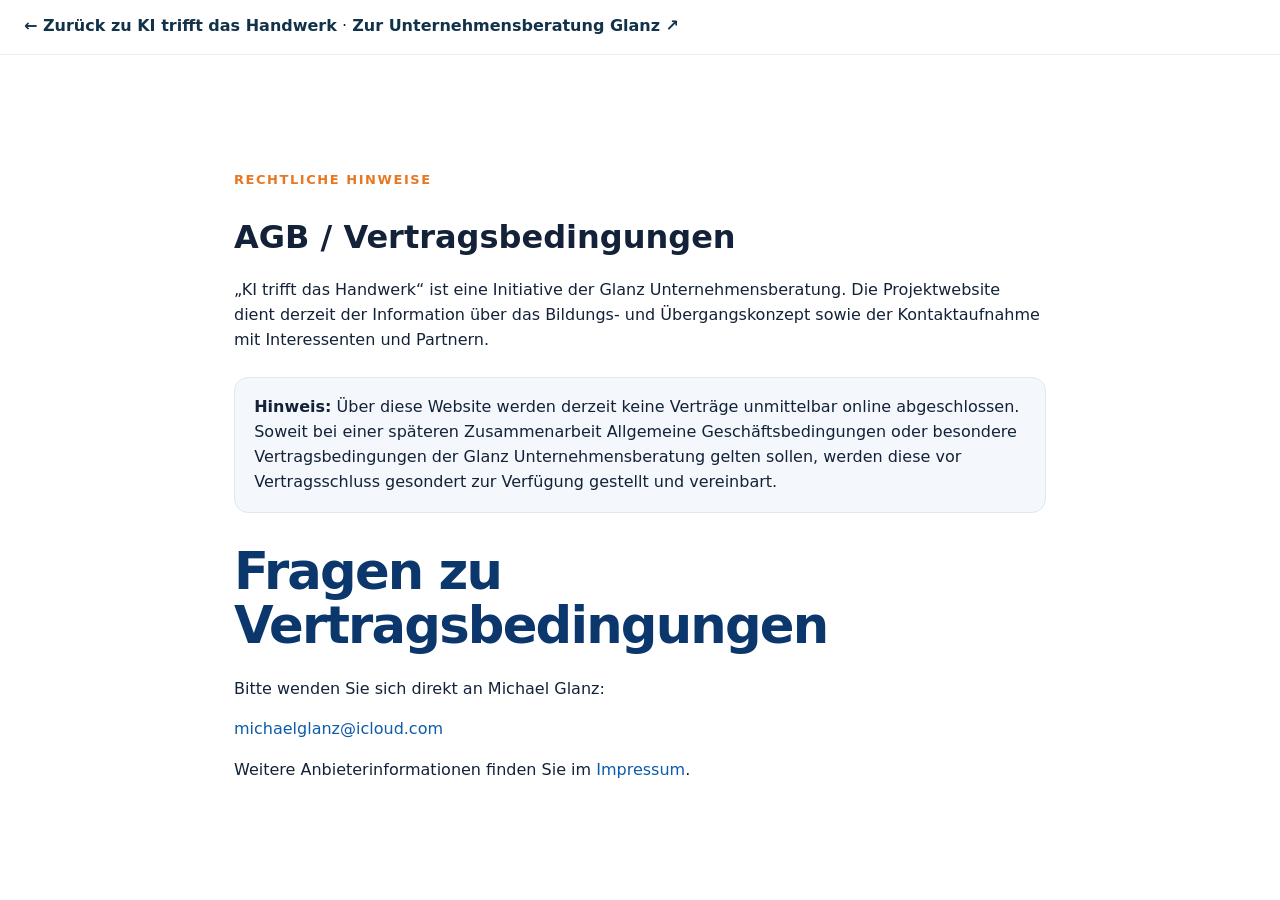
<file: agb.html>
<!doctype html>
<html lang="de">
<head>
<meta charset="utf-8">
<meta name="viewport" content="width=device-width, initial-scale=1">
<title>AGB / Vertragsbedingungen | KI trifft das Handwerk</title>
<link rel="stylesheet" href="styles.css">
</head>
<body>
<div class="legal-top"><a href="index.html">← Zurück zu KI trifft das Handwerk</a> <span aria-hidden="true">·</span> <a href="https://www.glanz-consulting.de/" target="_blank" rel="noopener">Zur Unternehmensberatung Glanz ↗</a></div>
<main class="legal-page">
  <span class="eyebrow">Rechtliche Hinweise</span>
  <h1>AGB / Vertragsbedingungen</h1>
  <p>„KI trifft das Handwerk“ ist eine Initiative der Glanz Unternehmensberatung. Die Projektwebsite dient derzeit der Information über das Bildungs- und Übergangskonzept sowie der Kontaktaufnahme mit Interessenten und Partnern.</p>
  <div class="notice"><strong>Hinweis:</strong> Über diese Website werden derzeit keine Verträge unmittelbar online abgeschlossen. Soweit bei einer späteren Zusammenarbeit Allgemeine Geschäftsbedingungen oder besondere Vertragsbedingungen der Glanz Unternehmensberatung gelten sollen, werden diese vor Vertragsschluss gesondert zur Verfügung gestellt und vereinbart.</div>
  <h2>Fragen zu Vertragsbedingungen</h2>
  <p>Bitte wenden Sie sich direkt an Michael Glanz:</p>
  <p><a href="mailto:michaelglanz@icloud.com?subject=KTDH%20-%20Frage%20zu%20Vertragsbedingungen">michaelglanz@icloud.com</a></p>
  <p>Weitere Anbieterinformationen finden Sie im <a href="impressum.html">Impressum</a>.</p>
</main>
</body>
</html>
</file>
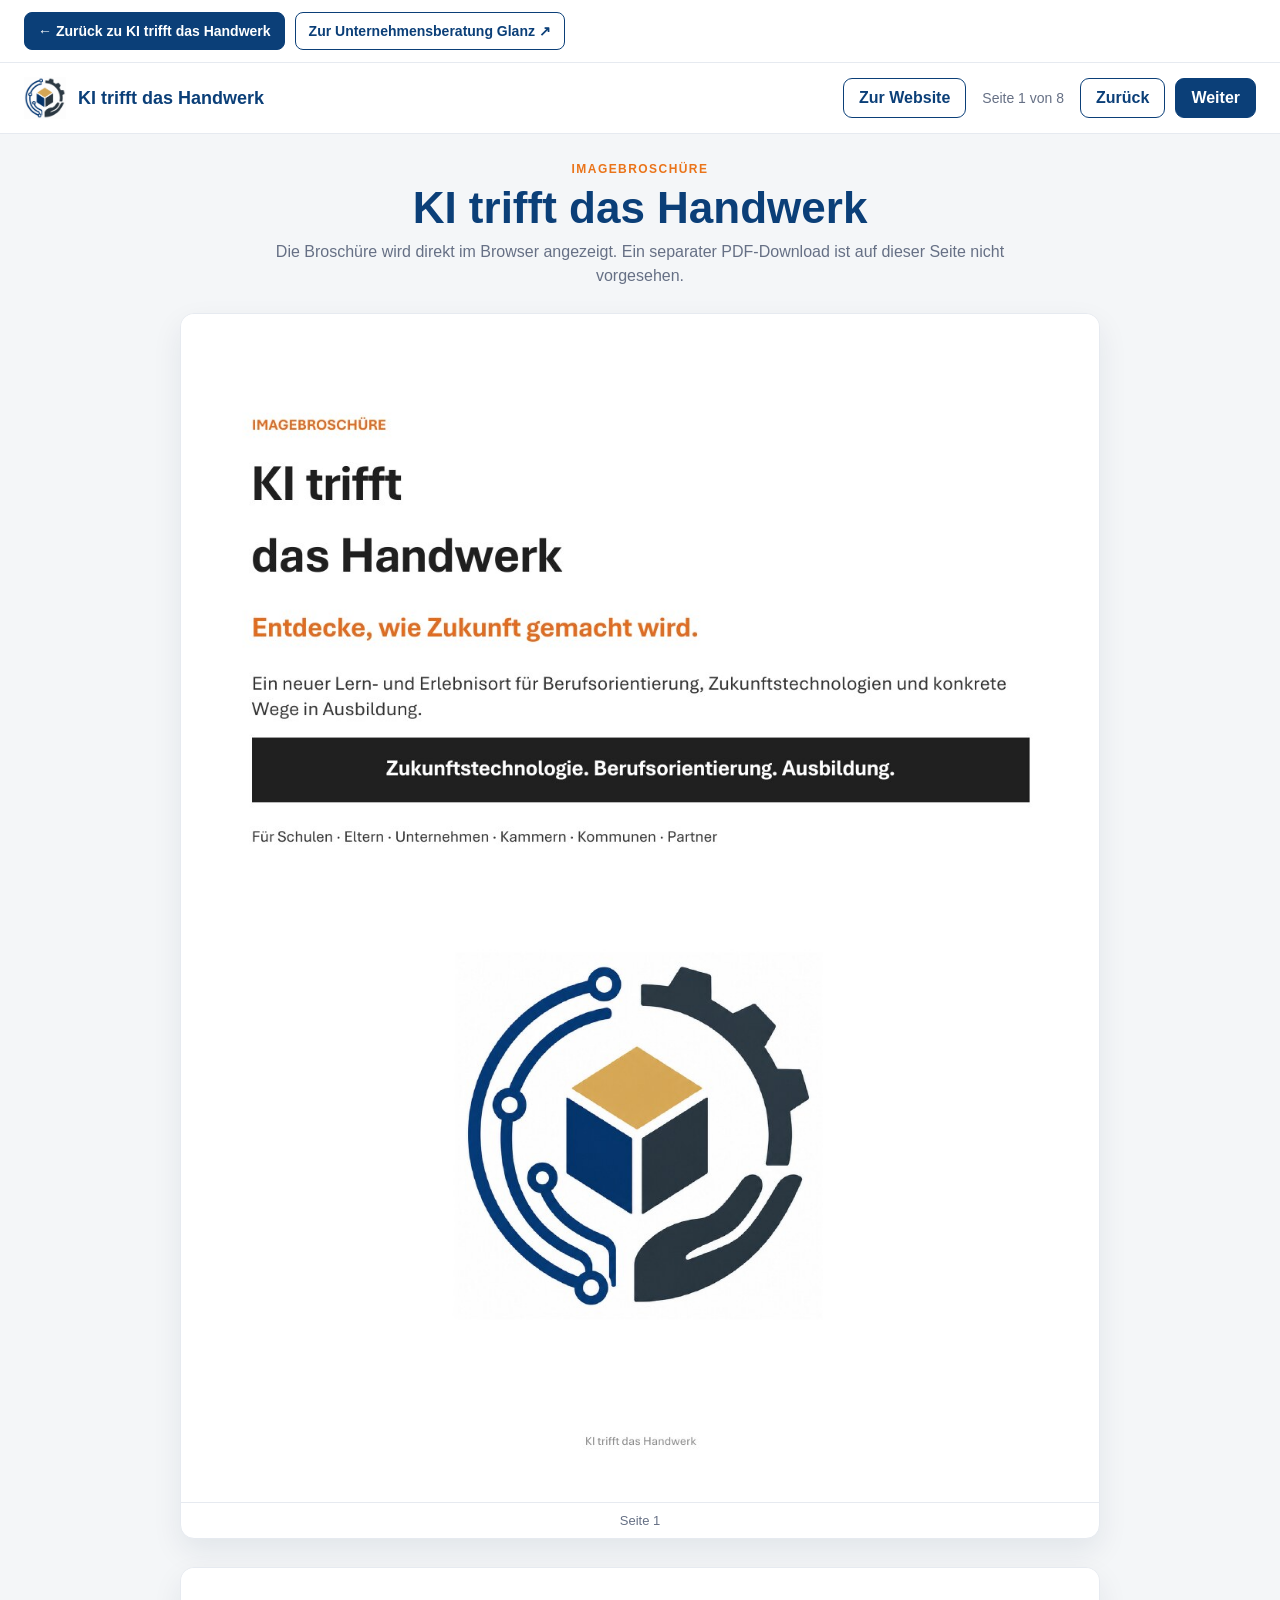
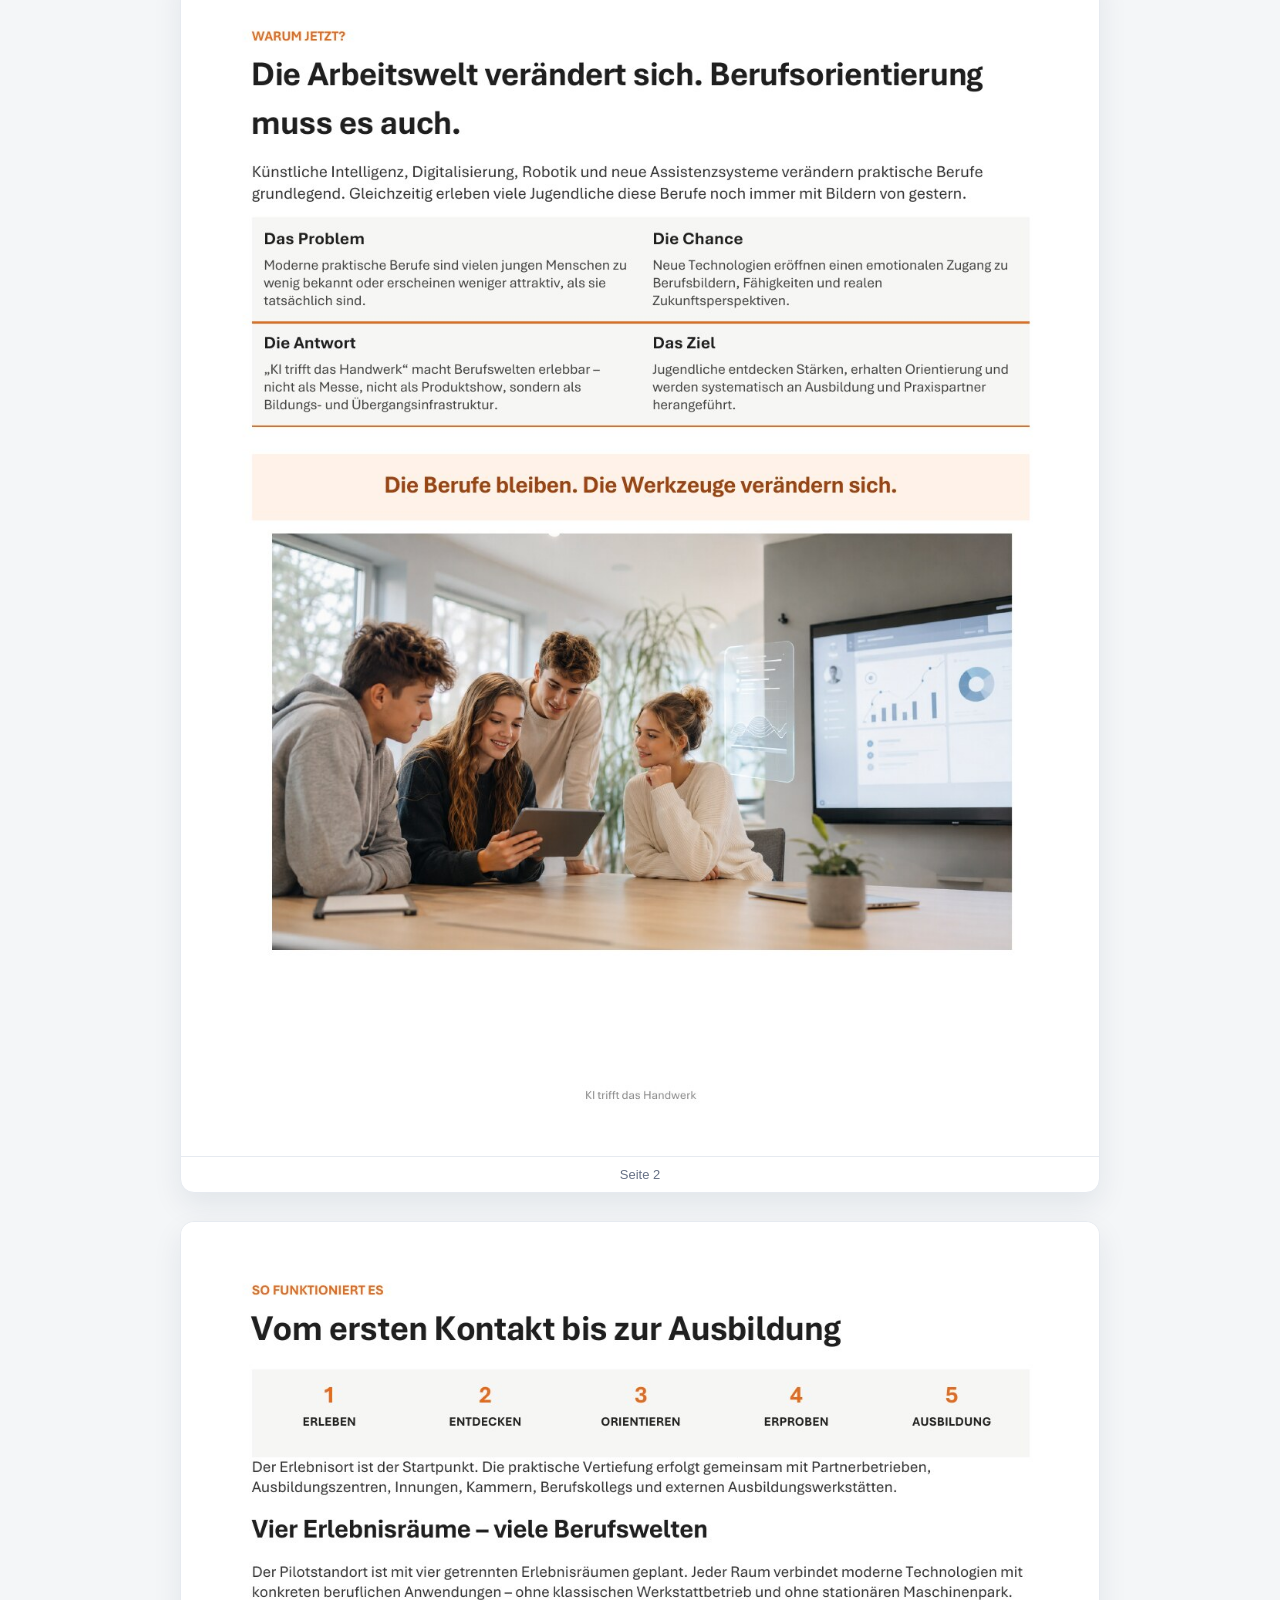
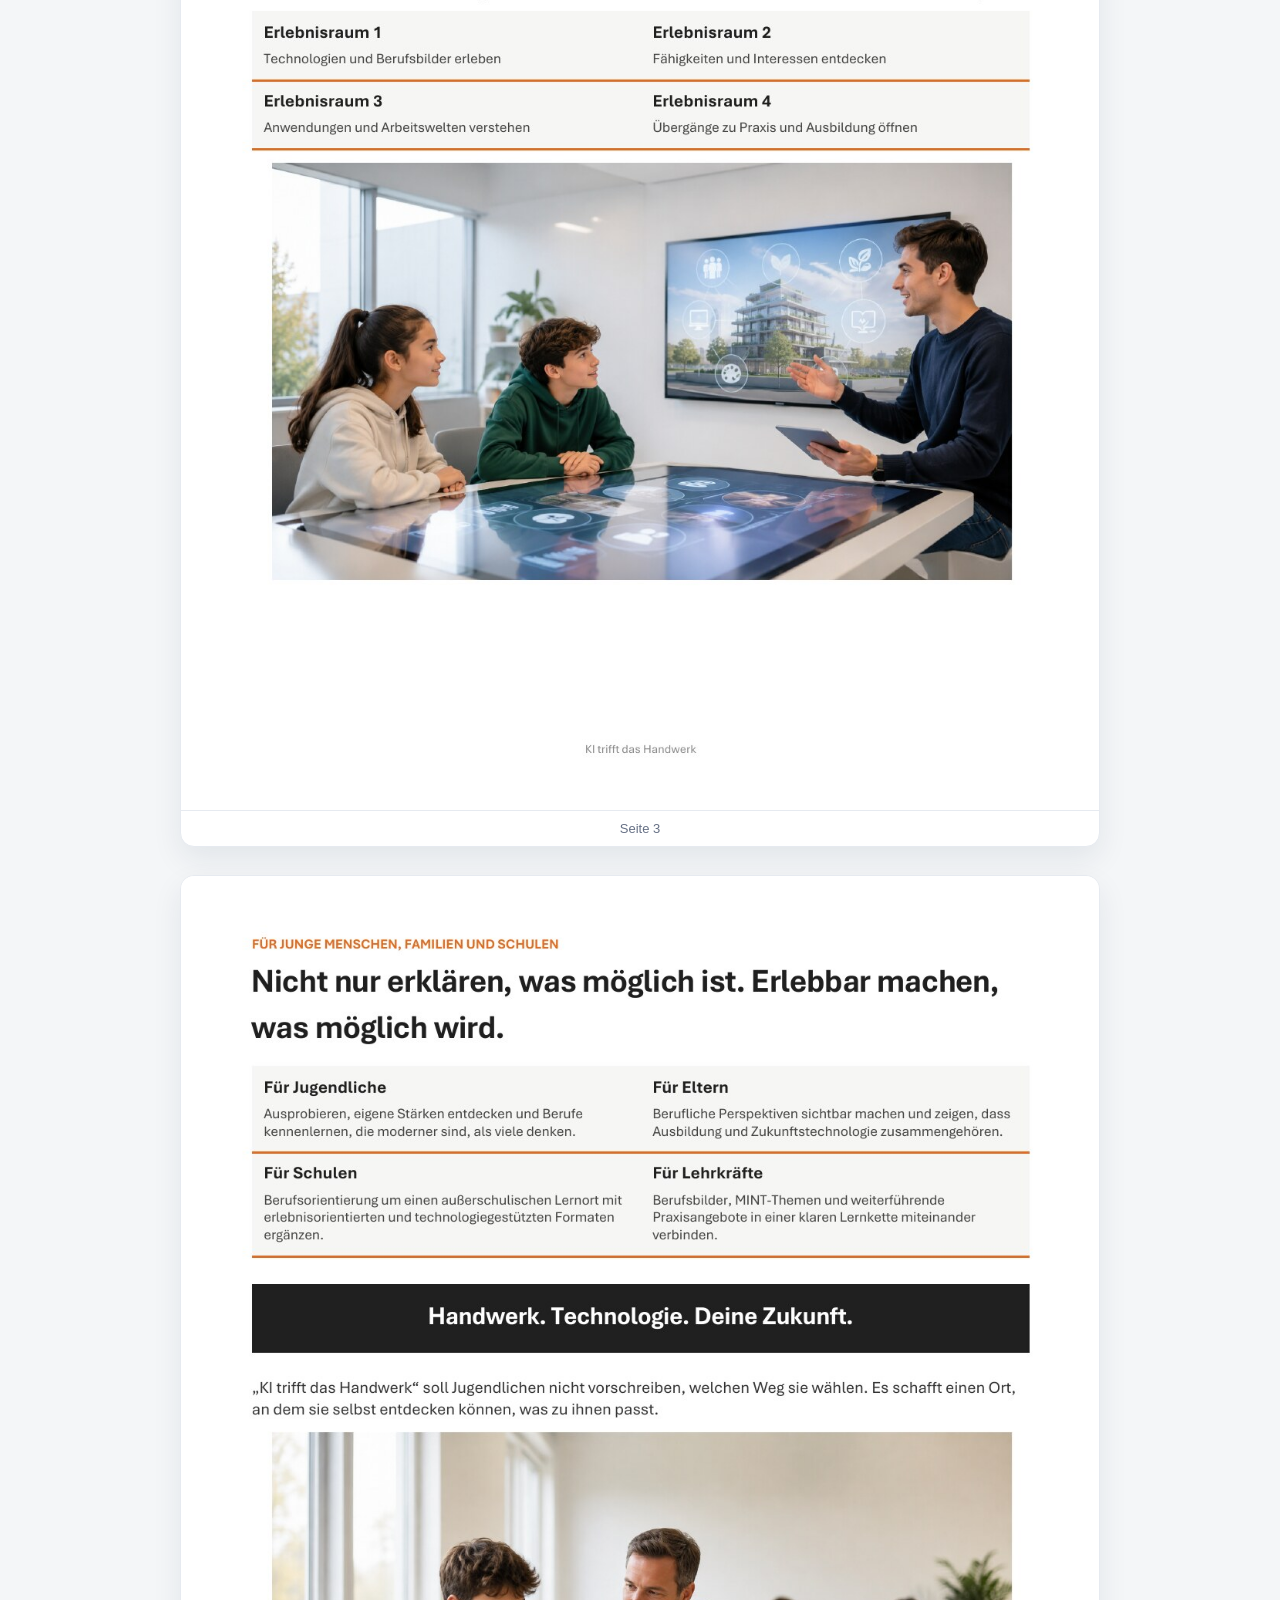
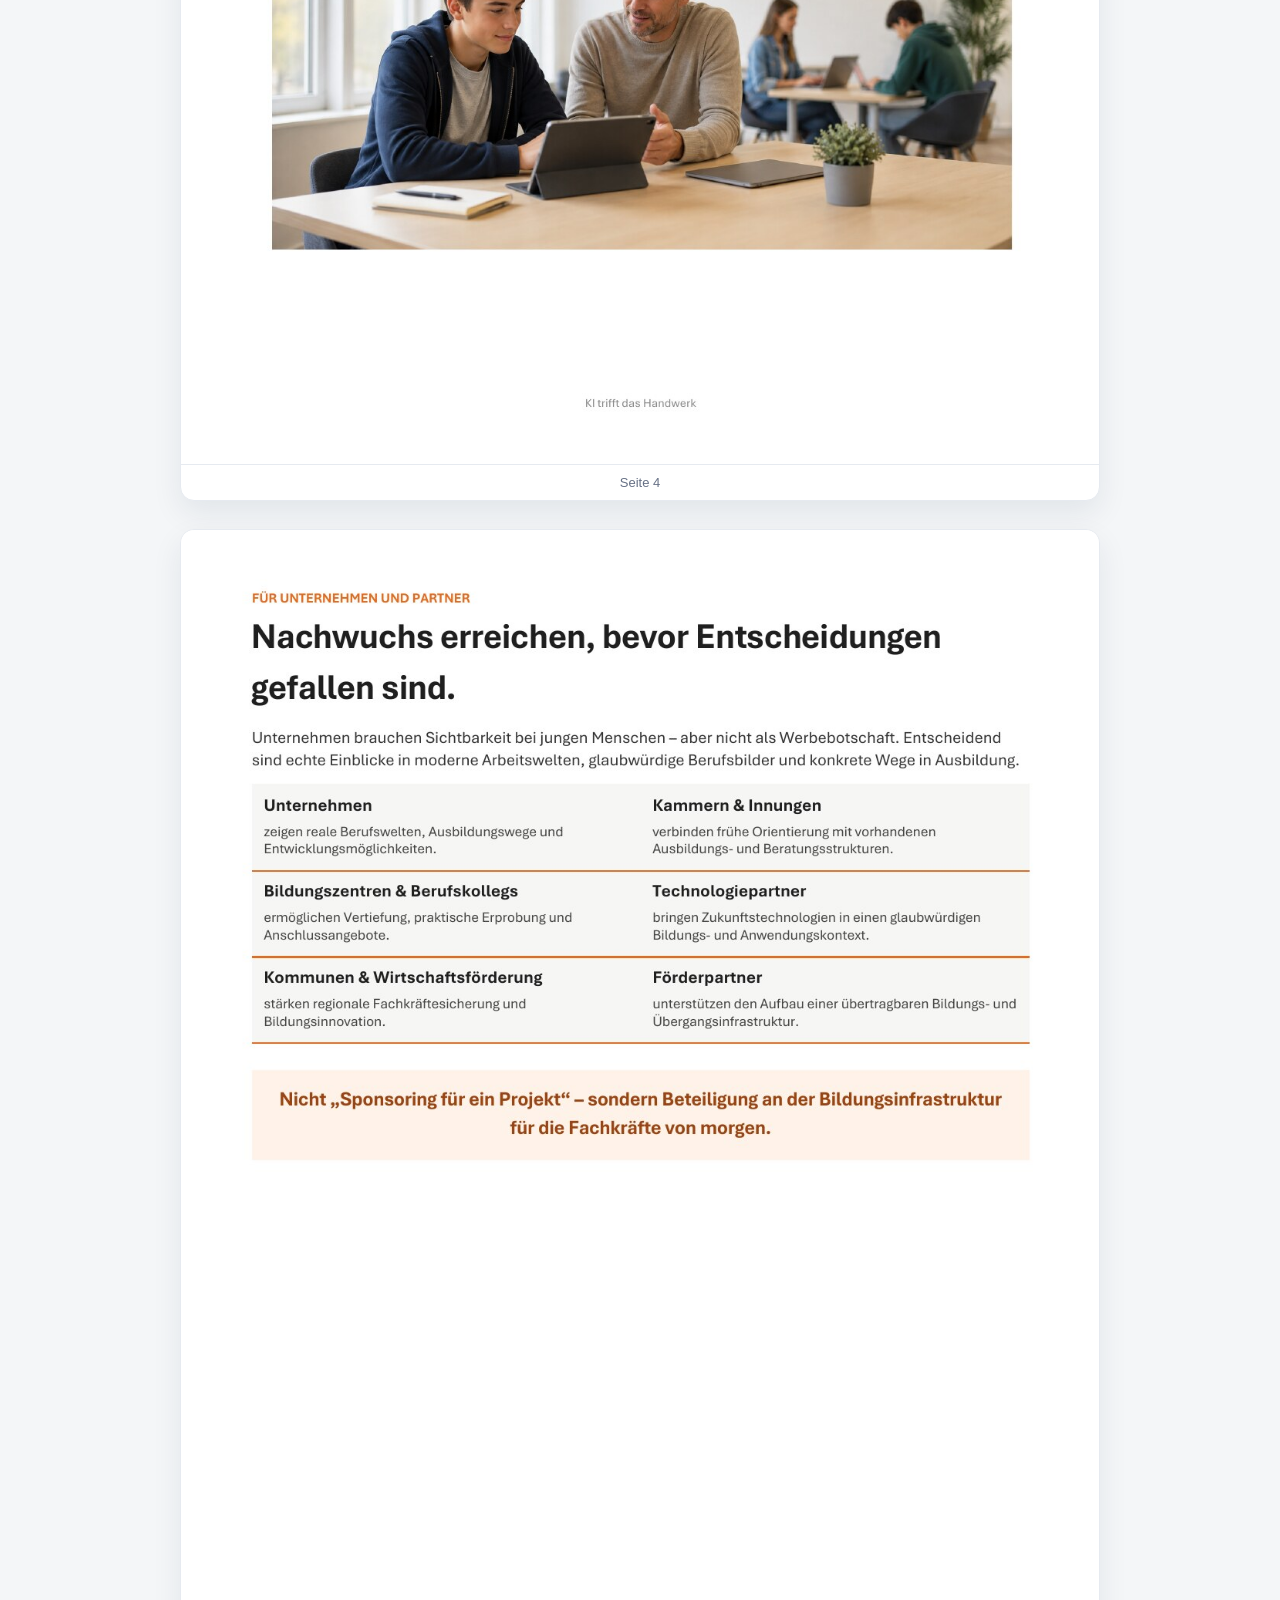
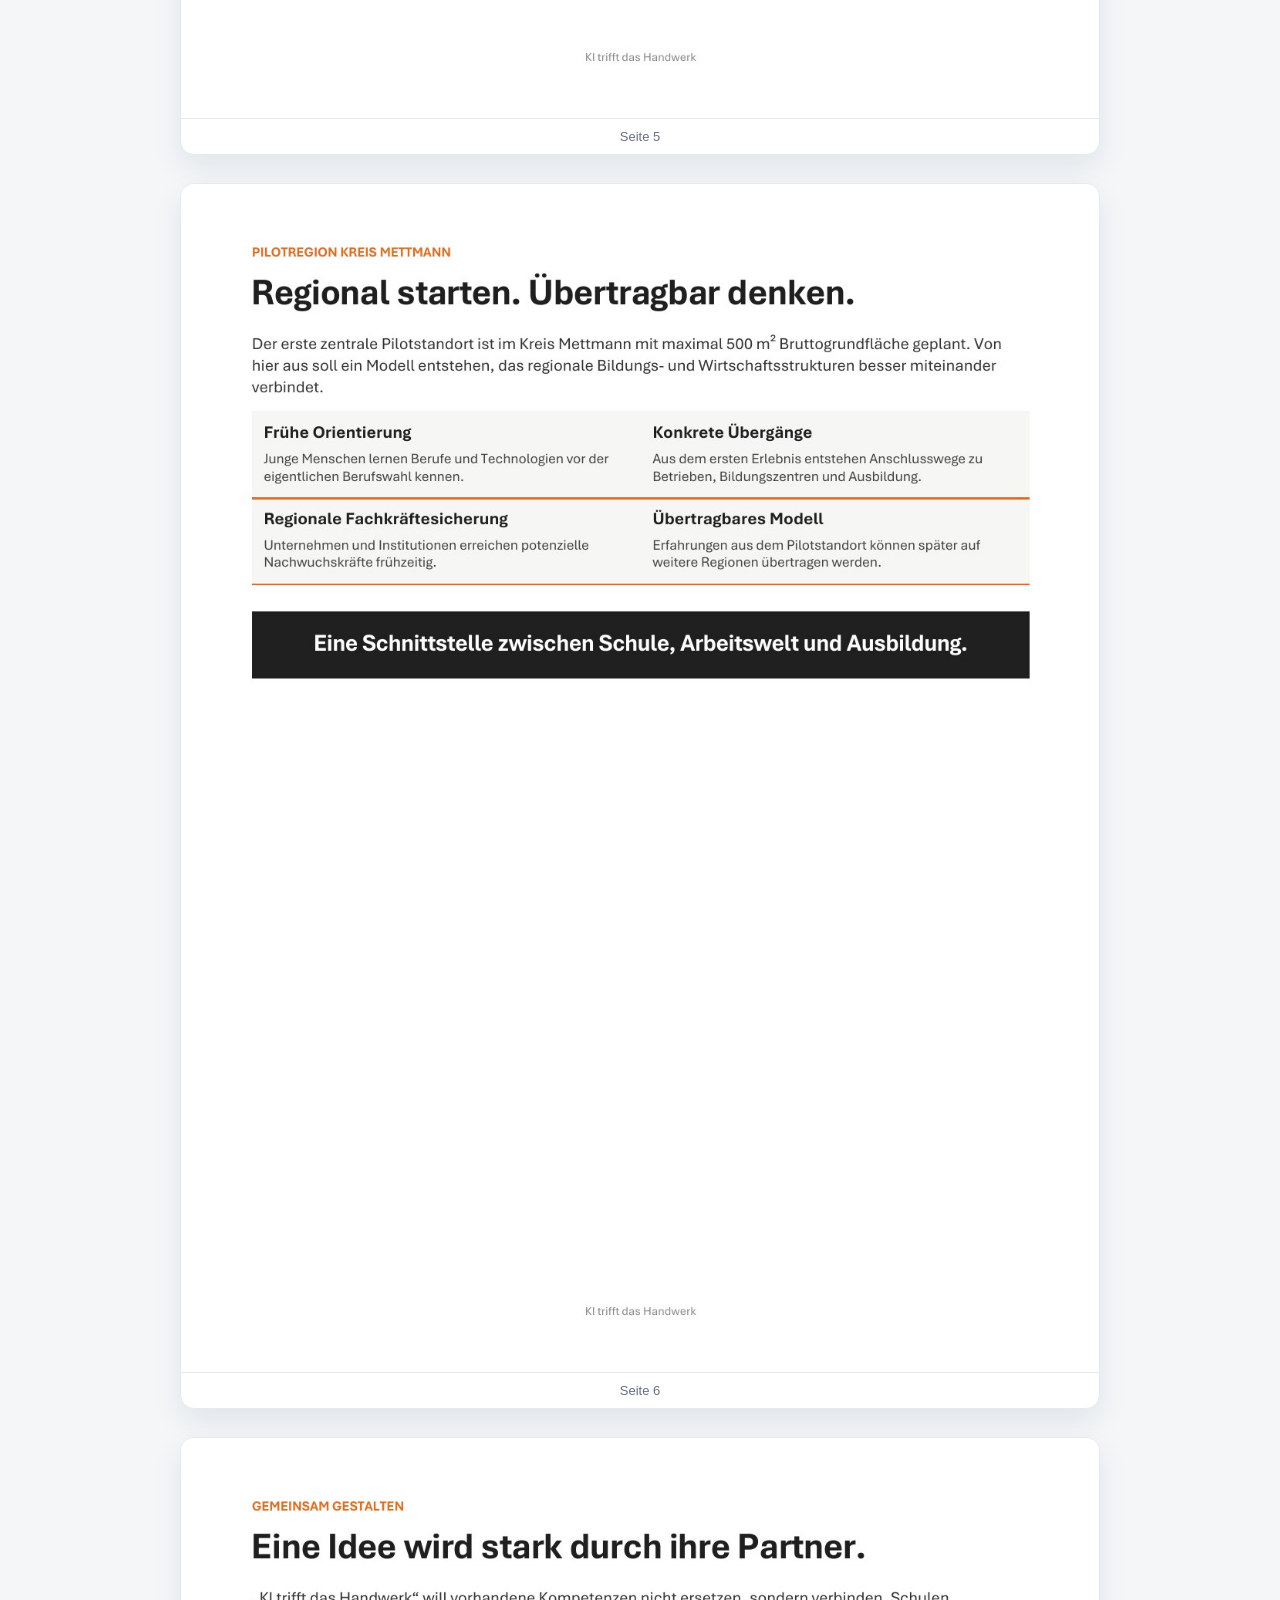
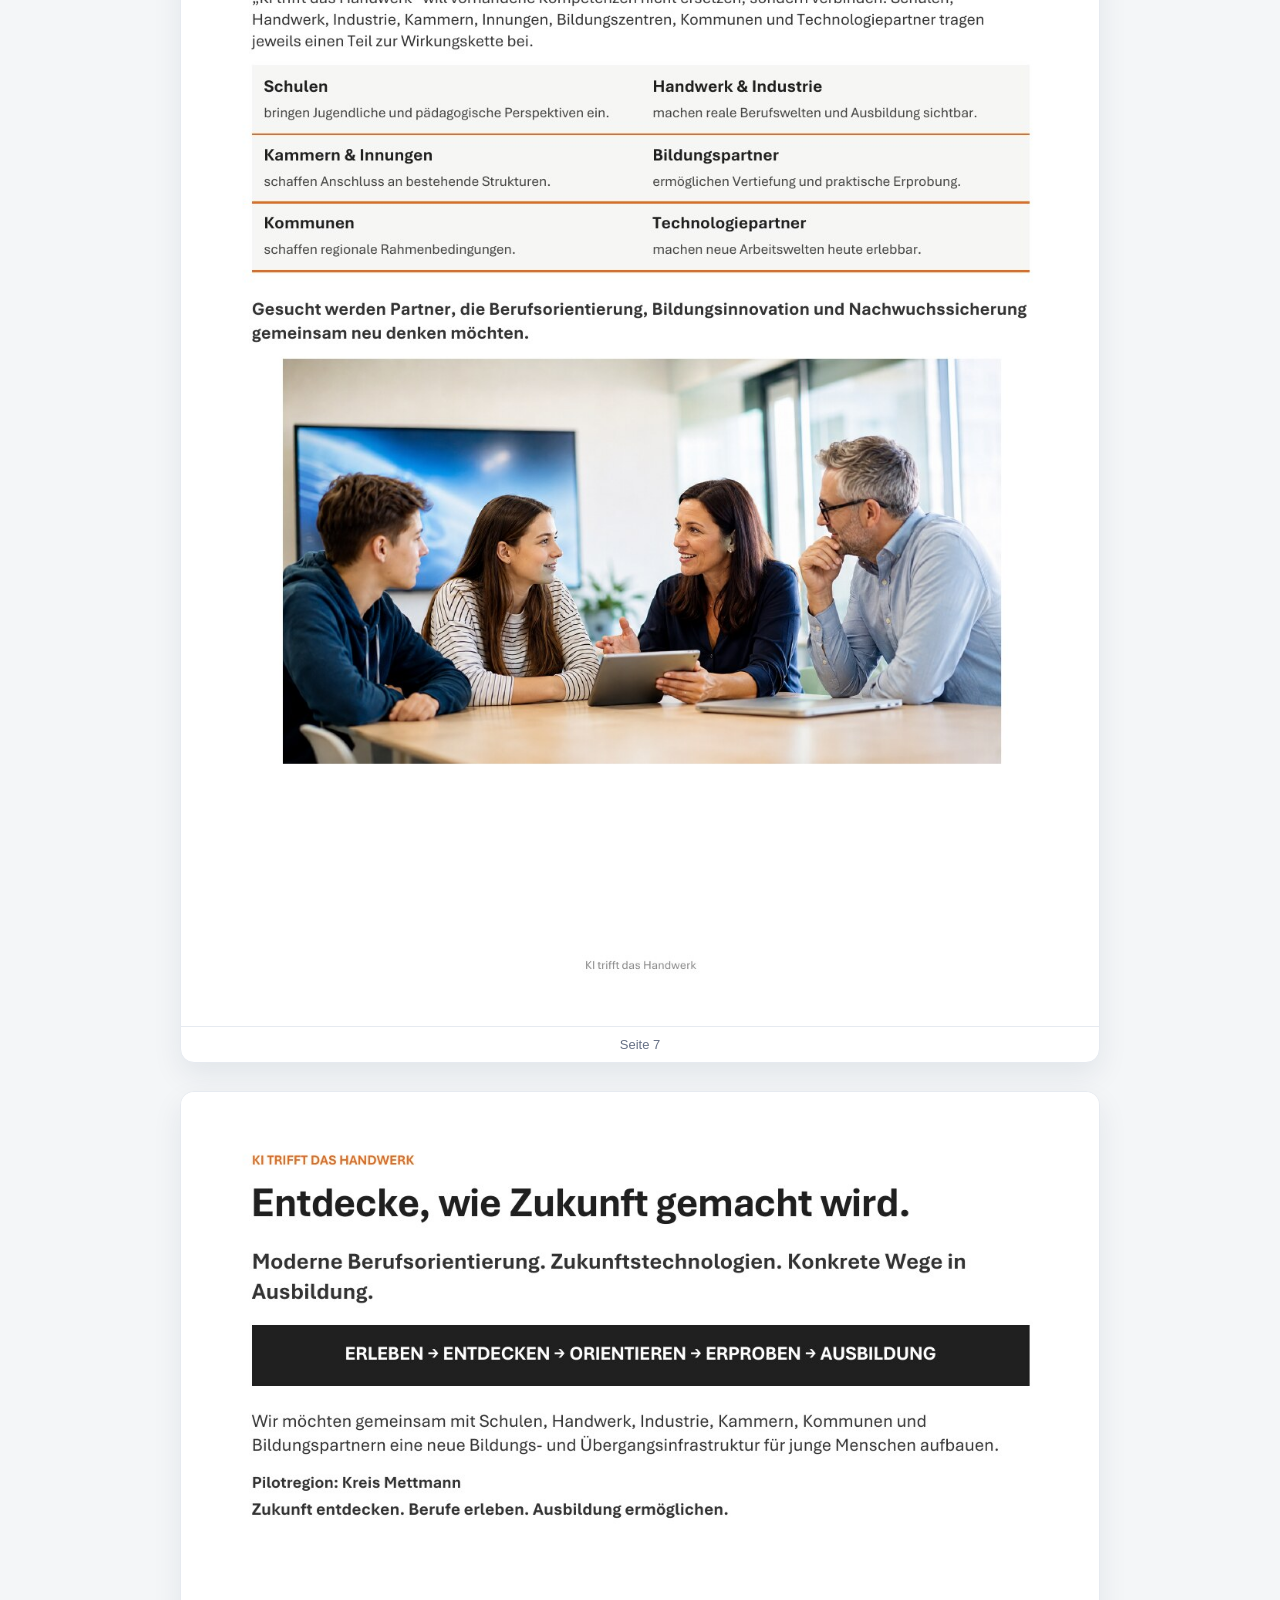
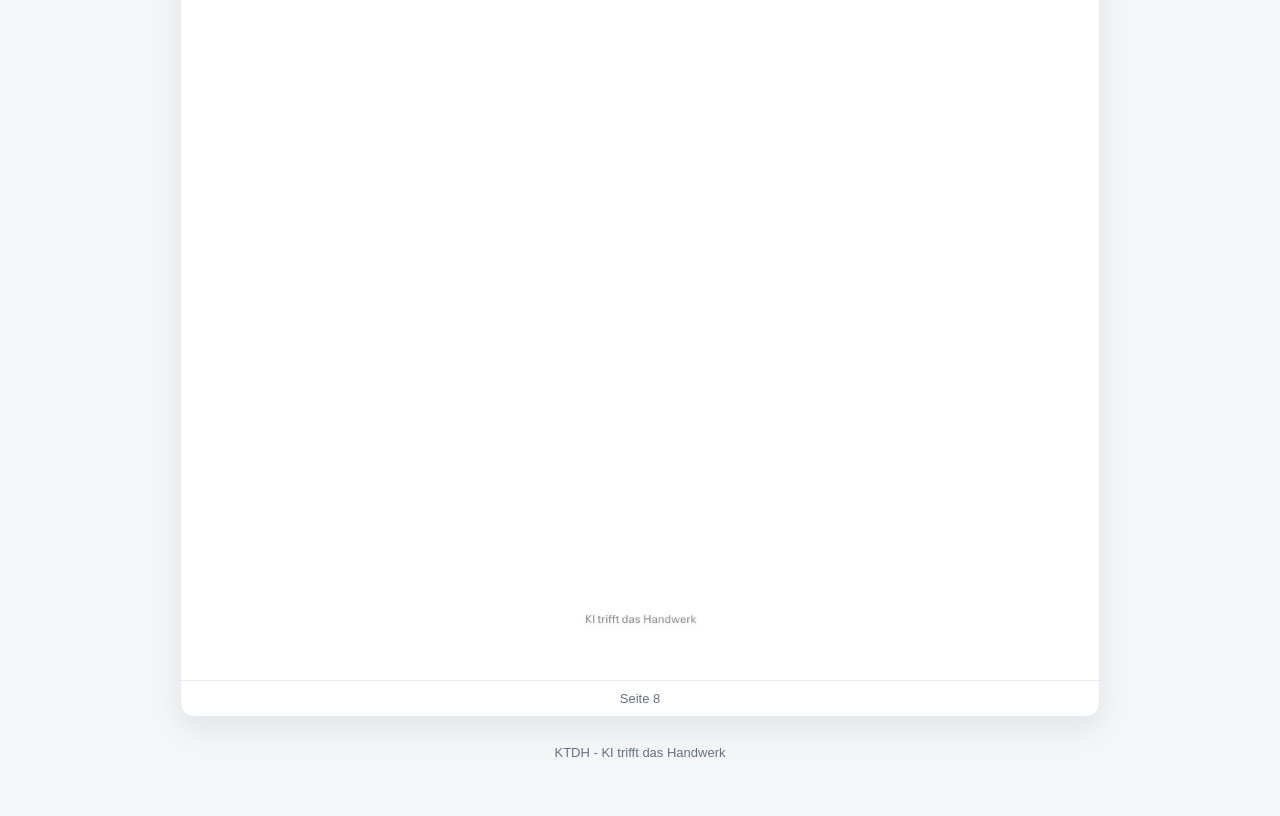
<file: broschuere.html>
<html lang="de"><head>
  <meta charset="utf-8">
  <meta name="viewport" content="width=device-width, initial-scale=1">
  <title>KTDH Imagebroschüre</title>
  <meta name="robots" content="noindex">
  <style>
    :root{--navy:#0b3f78;--text:#10233c;--muted:#667085;--line:#e6eaf0;--bg:#f4f6f8;--white:#fff;--orange:#ea741a}
    *{box-sizing:border-box}
    html{scroll-behavior:smooth}
    body{margin:0;font-family:Arial,Helvetica,sans-serif;background:var(--bg);color:var(--text)}
    .legal-top{display:flex;align-items:center;gap:10px;flex-wrap:wrap;padding:12px 24px;background:#fff;border-bottom:1px solid var(--line)}
    .legal-top a{display:inline-flex;align-items:center;justify-content:center;min-height:38px;padding:8px 13px;border:1px solid var(--navy);border-radius:8px;text-decoration:none;font-weight:700;font-size:14px;color:var(--navy);background:#fff}
    .legal-top a:first-child{background:var(--navy);color:#fff}
    .legal-top span{display:none}
    .bar{position:sticky;top:0;z-index:10;display:flex;align-items:center;justify-content:space-between;gap:18px;padding:14px 24px;background:rgba(255,255,255,.96);border-bottom:1px solid var(--line);backdrop-filter:blur(8px)}
    .brand{display:flex;align-items:center;gap:12px;font-weight:700;color:var(--navy);font-size:18px}
    .brand img{width:42px;height:42px;object-fit:contain}
    .actions{display:flex;align-items:center;gap:10px;flex-wrap:wrap}
    .btn{display:inline-flex;align-items:center;justify-content:center;min-height:40px;padding:9px 15px;border:1px solid var(--navy);border-radius:9px;text-decoration:none;font-weight:700;color:var(--navy);background:white}
    .btn.primary{background:var(--navy);color:white}
    .counter{font-size:14px;color:var(--muted);padding:0 6px}
    main{max-width:1120px;margin:0 auto;padding:28px 18px 56px}
    .intro{text-align:center;margin:0 auto 24px;max-width:760px}
    .intro .eyebrow{color:var(--orange);font-weight:800;letter-spacing:.12em;text-transform:uppercase;font-size:12px}
    .intro h1{font-size:clamp(28px,4vw,44px);line-height:1.08;margin:8px 0 8px;color:var(--navy)}
    .intro p{margin:0;color:var(--muted);line-height:1.55}
    .page{background:white;border:1px solid var(--line);border-radius:14px;box-shadow:0 12px 30px rgba(17,35,60,.08);margin:0 auto 28px;overflow:hidden;scroll-margin-top:88px;max-width:920px}
    .page img{display:block;width:100%;height:auto}
    .page-label{text-align:center;color:var(--muted);font-size:13px;padding:10px;border-top:1px solid var(--line)}
    .footer-note{text-align:center;color:var(--muted);font-size:13px;margin-top:12px}
    @media (max-width:700px){.legal-top{padding:10px 12px;gap:8px}.legal-top a{width:100%;font-size:13px}.bar{padding:10px 12px}.brand span{display:none}.actions .counter{display:none}.btn{padding:8px 11px;font-size:13px}main{padding:20px 10px 40px}.page{border-radius:8px;margin-bottom:18px}}
  </style>
</head>
<body>
  <div class="legal-top"><a href="index.html">← Zurück zu KI trifft das Handwerk</a> <span aria-hidden="true">·</span> <a href="https://www.glanz-consulting.de/" target="_blank" rel="noopener">Zur Unternehmensberatung Glanz ↗</a></div>
  <header class="bar">
    <div class="brand"><img src="assets/logo.png" alt="KTDH"><span>KI trifft das Handwerk</span></div>
    <div class="actions">
      <a class="btn" href="index.html">Zur Website</a>
      <span class="counter" id="counter">Seite 1 von 8</span>
      <a class="btn" href="#seite-1" id="prev">Zurück</a>
      <a class="btn primary" href="#seite-2" id="next">Weiter</a>
    </div>
  </header>
  <main>
    <section class="intro">
      <div class="eyebrow">Imagebroschüre</div>
      <h1>KI trifft das Handwerk</h1>
      <p>Die Broschüre wird direkt im Browser angezeigt. Ein separater PDF-Download ist auf dieser Seite nicht vorgesehen.</p>
    </section>
    <section class="page" id="seite-1" data-page="1"><img src="assets/brochure/page-1.jpg" alt="KTDH Imagebroschüre Seite 1" loading="eager"><div class="page-label">Seite 1</div></section>
    <section class="page" id="seite-2" data-page="2"><img src="assets/brochure/page-2.jpg" alt="KTDH Imagebroschüre Seite 2" loading="lazy"><div class="page-label">Seite 2</div></section>
    <section class="page" id="seite-3" data-page="3"><img src="assets/brochure/page-3.jpg" alt="KTDH Imagebroschüre Seite 3" loading="lazy"><div class="page-label">Seite 3</div></section>
    <section class="page" id="seite-4" data-page="4"><img src="assets/brochure/page-4.jpg" alt="KTDH Imagebroschüre Seite 4" loading="lazy"><div class="page-label">Seite 4</div></section>
    <section class="page" id="seite-5" data-page="5"><img src="assets/brochure/page-5.jpg" alt="KTDH Imagebroschüre Seite 5" loading="lazy"><div class="page-label">Seite 5</div></section>
    <section class="page" id="seite-6" data-page="6"><img src="assets/brochure/page-6.jpg" alt="KTDH Imagebroschüre Seite 6" loading="lazy"><div class="page-label">Seite 6</div></section>
    <section class="page" id="seite-7" data-page="7"><img src="assets/brochure/page-7.jpg" alt="KTDH Imagebroschüre Seite 7" loading="lazy"><div class="page-label">Seite 7</div></section>
    <section class="page" id="seite-8" data-page="8"><img src="assets/brochure/page-8.jpg" alt="KTDH Imagebroschüre Seite 8" loading="lazy"><div class="page-label">Seite 8</div></section>
    <div class="footer-note">KTDH - KI trifft das Handwerk</div>
  </main>
  <script>
    const pages=[...document.querySelectorAll('.page')];
    const counter=document.getElementById('counter');
    const prev=document.getElementById('prev');
    const next=document.getElementById('next');
    let current=1;
    function setCurrent(n){current=Math.max(1,Math.min(8,n));counter.textContent=`Seite ${current} von 8`;prev.href=`#seite-${Math.max(1,current-1)}`;next.href=`#seite-${Math.min(8,current+1)}`;}
    const io=new IntersectionObserver(entries=>{const v=entries.filter(e=>e.isIntersecting).sort((a,b)=>b.intersectionRatio-a.intersectionRatio)[0];if(v)setCurrent(Number(v.target.dataset.page));},{threshold:[.35,.6]});
    pages.forEach(p=>io.observe(p));
    prev.addEventListener('click',()=>setCurrent(current-1));next.addEventListener('click',()=>setCurrent(current+1));
  </script>


</body></html>
</file>
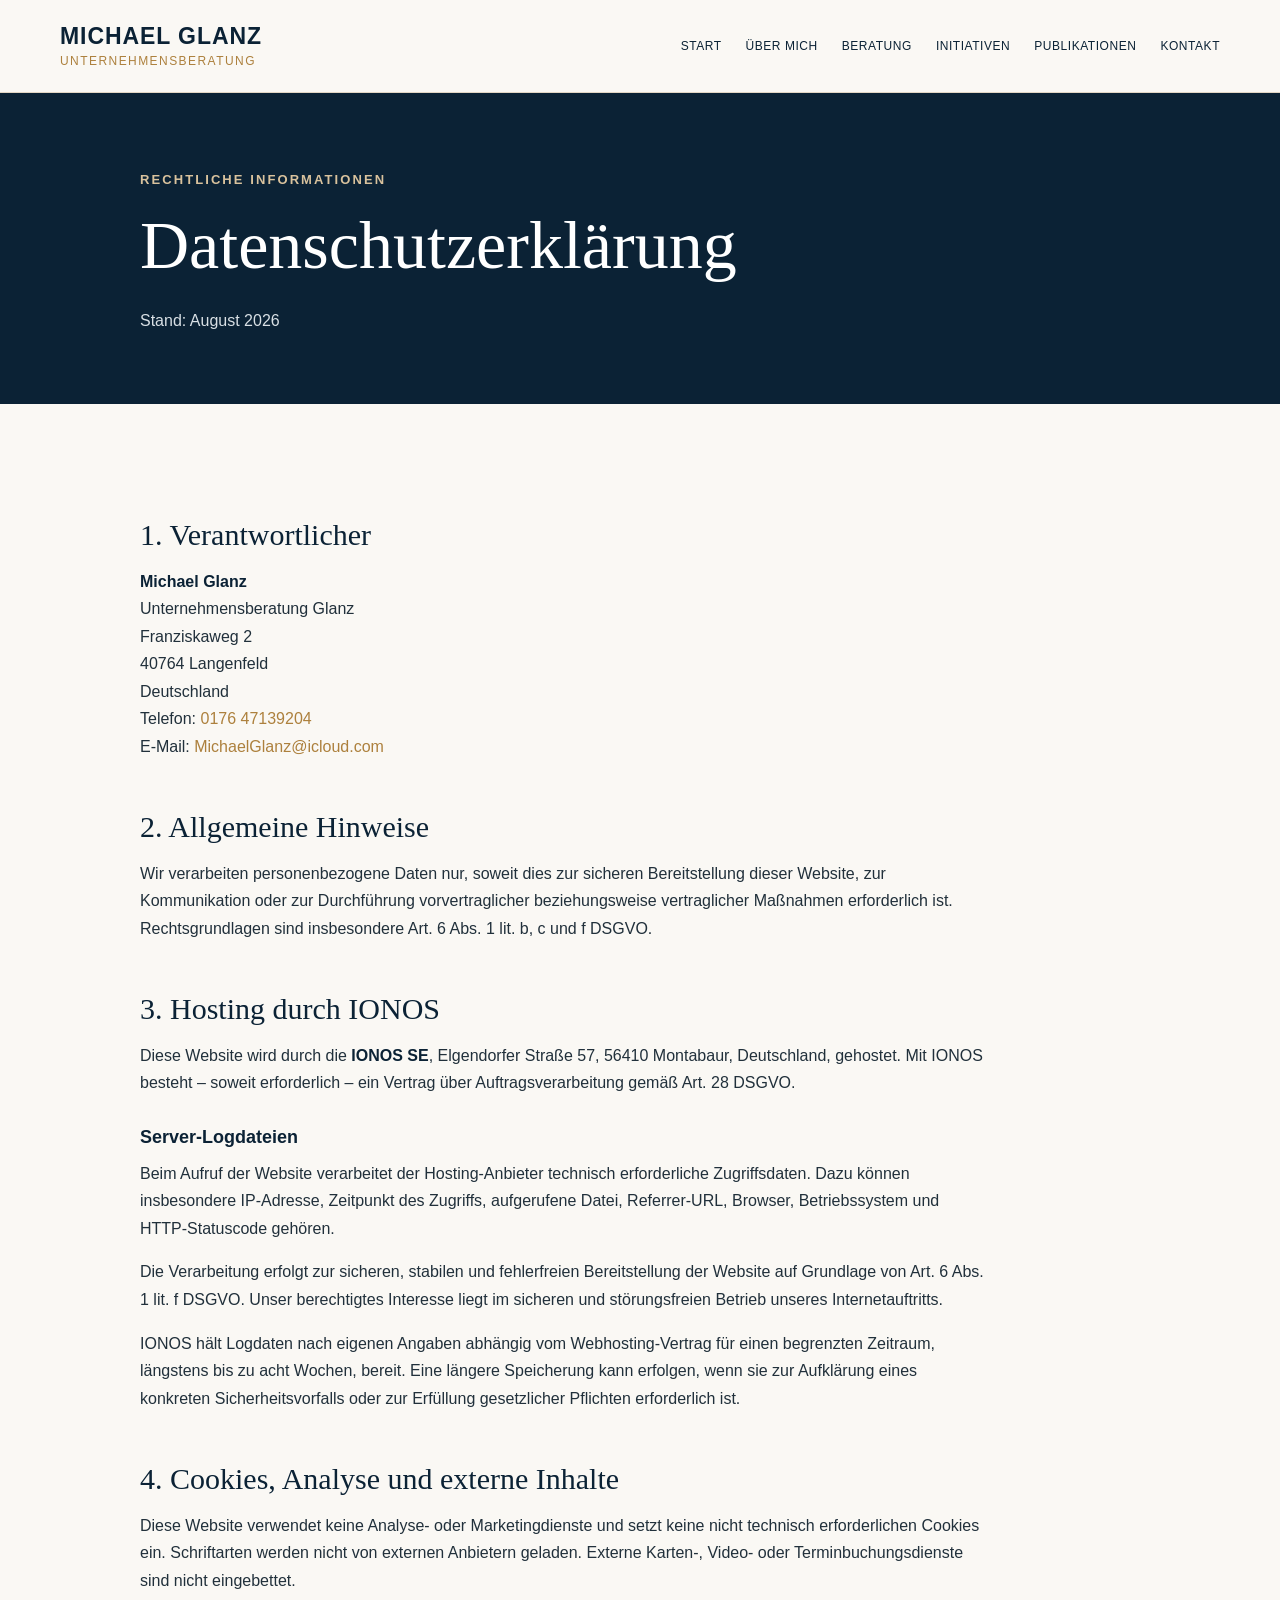
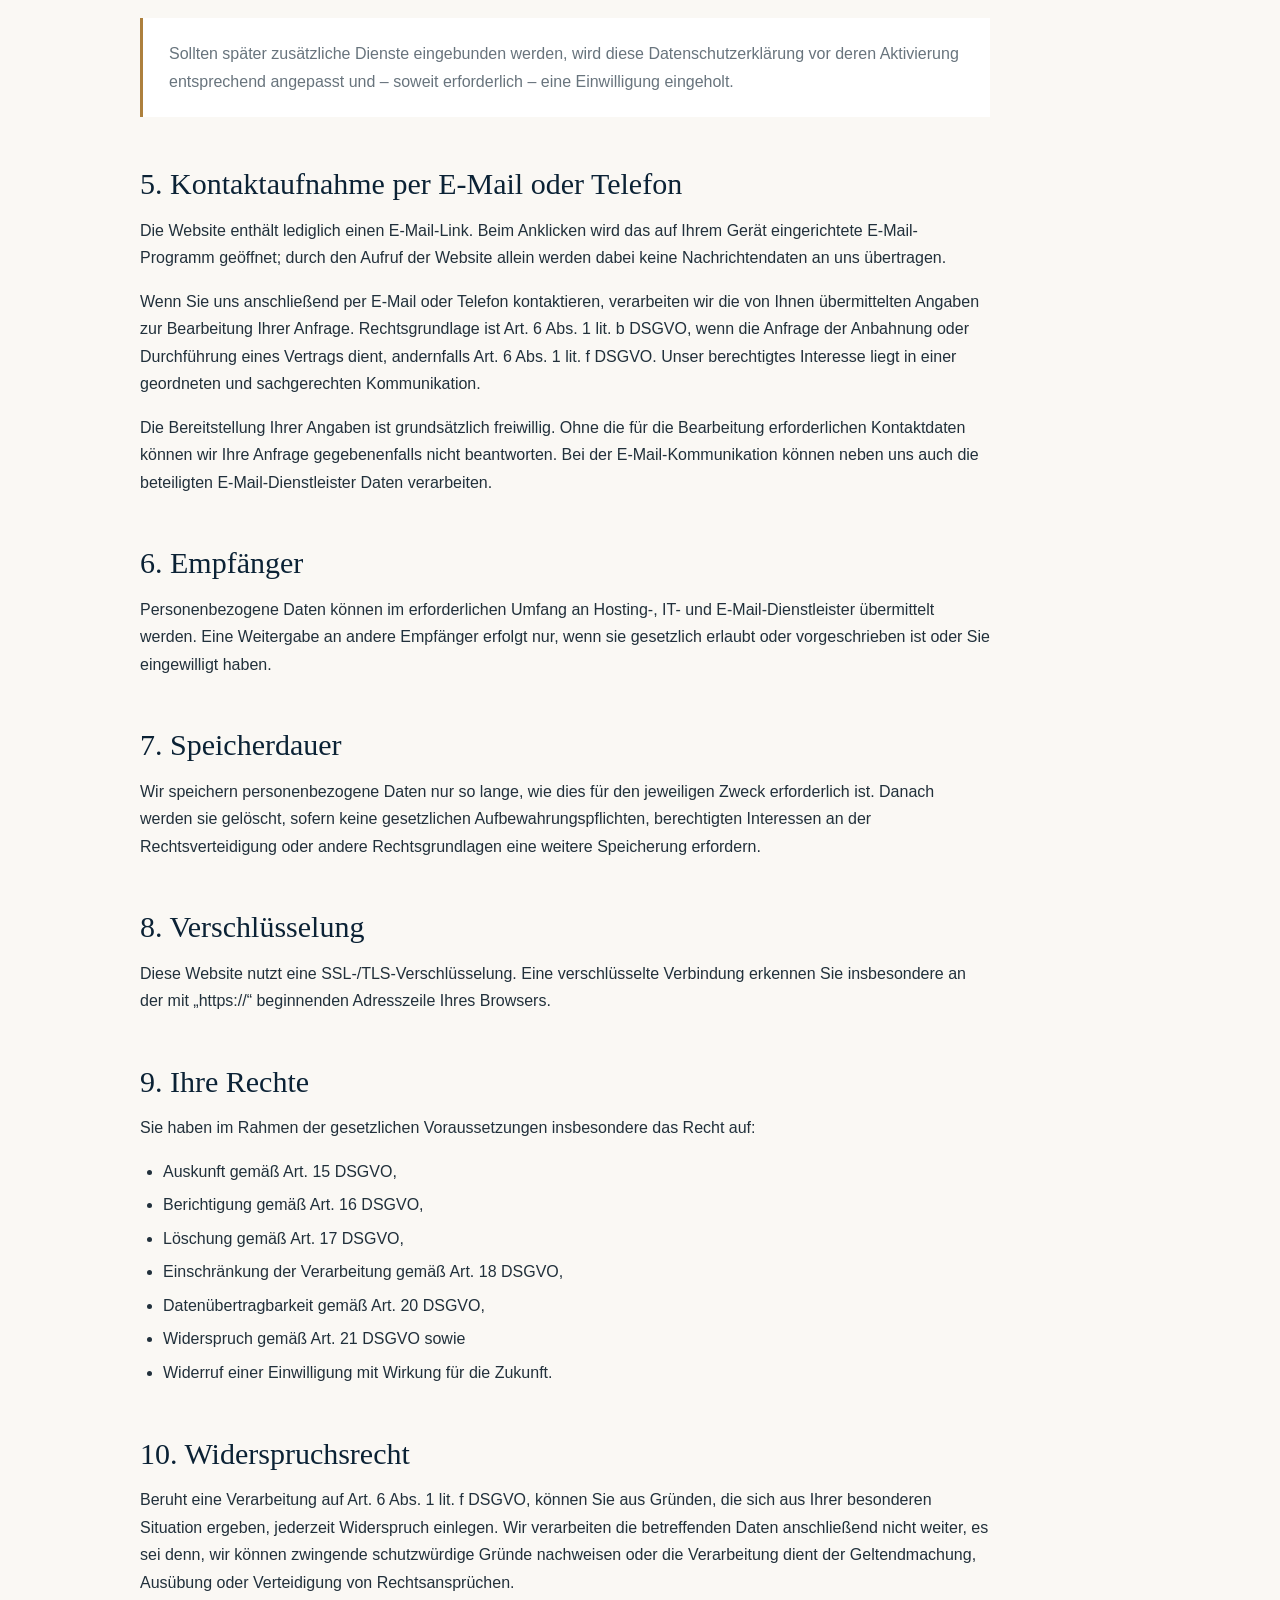
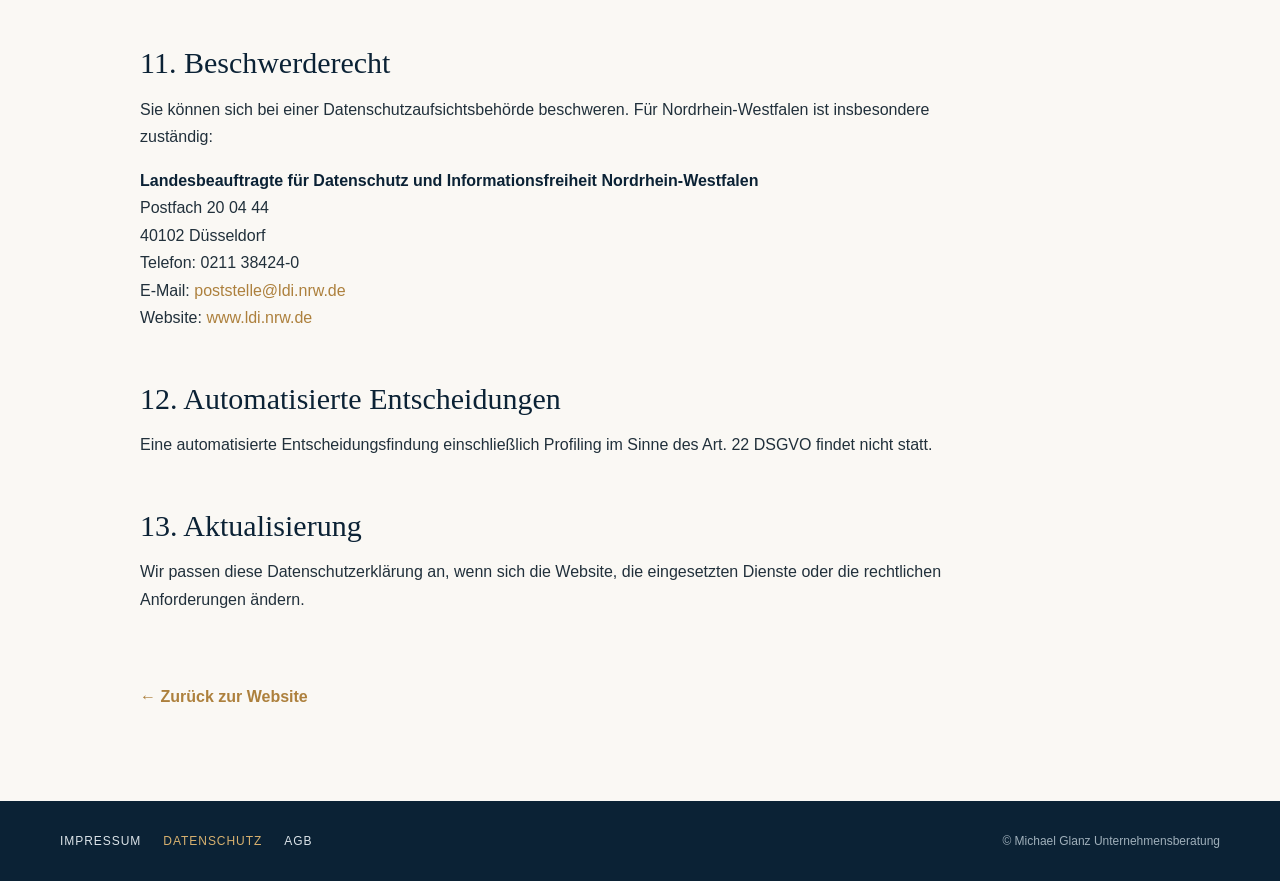
<file: datenschutz.html>
<!DOCTYPE html>
<html lang="de">
<head>
  <meta charset="UTF-8">
  <meta name="viewport" content="width=device-width, initial-scale=1.0">
  <meta name="description" content="Datenschutzerklärung der Unternehmensberatung Michael Glanz.">
  <title>Datenschutz | Michael Glanz Unternehmensberatung</title>
  <style>
    :root{--navy:#0b2235;--gold:#ad803d;--gold-light:#d9c29d;--paper:#faf8f4;--white:#fff;--text:#21303b;--muted:#68747d;--line:#e3d7c5;--serif:Georgia,"Times New Roman",serif;--sans:"Avenir Next","Segoe UI",Arial,sans-serif}*{box-sizing:border-box}body{margin:0;background:var(--paper);color:var(--text);font:16px/1.72 var(--sans)}a{color:inherit}.site-header{background:rgba(250,248,244,.97);border-bottom:1px solid var(--line)}.header-inner{max-width:1240px;margin:auto;padding:24px 40px;display:flex;align-items:center;justify-content:space-between;gap:36px}.brand{text-decoration:none;line-height:1.05;white-space:nowrap}.brand strong{display:block;color:var(--navy);font-size:23px;letter-spacing:.04em}.brand span{display:block;margin-top:7px;color:var(--gold);font-size:12px;letter-spacing:.12em}.main-nav{display:flex;flex-wrap:wrap;justify-content:flex-end;gap:24px}.main-nav a{text-decoration:none;color:var(--navy);font-size:12px;letter-spacing:.045em;text-transform:uppercase}.main-nav a:hover,.main-nav a:focus{color:var(--gold)}.hero{background:var(--navy);color:var(--white)}.hero-inner{max-width:1080px;margin:auto;padding:76px 40px 70px}.eyebrow{margin:0 0 18px;color:var(--gold-light);font-size:13px;font-weight:600;letter-spacing:.16em;text-transform:uppercase}.hero h1{max-width:760px;margin:0;font:normal clamp(42px,6vw,68px)/1.08 var(--serif)}.hero .stand{margin:24px 0 0;color:#d9e0e5}main{max-width:1080px;margin:auto;padding:64px 40px 90px}article{max-width:850px}h2{margin:48px 0 14px;color:var(--navy);font:normal 30px/1.25 var(--serif)}h3{margin:28px 0 10px;color:var(--navy);font:600 18px/1.4 var(--sans)}p{margin:0 0 16px}ul{margin:0 0 18px;padding-left:23px}li{margin:6px 0}strong{color:var(--navy)}article a{color:var(--gold);text-decoration:none}article a:hover,article a:focus{text-decoration:underline}.info{margin:24px 0;padding:22px 26px;border-left:3px solid var(--gold);background:var(--white);color:var(--muted)}.back{display:inline-flex;margin-top:54px;color:var(--gold);font-weight:600;text-decoration:none}.site-footer{background:var(--navy);color:#dbe3e8}.footer-inner{max-width:1240px;margin:auto;padding:30px 40px;display:flex;align-items:center;justify-content:space-between;gap:24px}.footer-nav{display:flex;flex-wrap:wrap;gap:22px}.footer-nav a{color:#dbe3e8;font-size:12px;letter-spacing:.08em;text-decoration:none;text-transform:uppercase}.footer-nav a:hover,.footer-nav a:focus,.footer-nav a[aria-current="page"]{color:#d8b16f}.copyright{font-size:12px;color:#9fafba}@media(max-width:900px){.header-inner{align-items:flex-start;flex-direction:column}.main-nav{justify-content:flex-start;gap:15px 20px}.footer-inner{align-items:flex-start;flex-direction:column}}@media(max-width:600px){.header-inner,.hero-inner,main,.footer-inner{padding-left:22px;padding-right:22px}.hero-inner{padding-top:52px;padding-bottom:50px}.main-nav{display:none}main{padding-top:44px}h2{font-size:26px}.info{padding:20px}}@media print{.site-header,.site-footer,.back{display:none}.hero{background:none;color:#000}.hero-inner,main{max-width:none;padding:20px 0}.hero .stand,.eyebrow{color:#555}body{background:#fff;color:#000}}
  </style>
</head>
<body>
  <header class="site-header"><div class="header-inner"><a class="brand" href="index.html" aria-label="Michael Glanz Unternehmensberatung – Startseite"><strong>MICHAEL GLANZ</strong><span>UNTERNEHMENSBERATUNG</span></a><nav class="main-nav" aria-label="Hauptnavigation"><a href="index.html">Start</a><a href="ueber-mich.html">Über mich</a><a href="beratung.html">Beratung</a><a href="initiativen.html">Initiativen</a><a href="publikationen.html">Publikationen</a><a href="kontakt.html">Kontakt</a></nav></div></header>
  <section class="hero"><div class="hero-inner"><p class="eyebrow">Rechtliche Informationen</p><h1>Datenschutzerklärung</h1><p class="stand">Stand: August 2026</p></div></section>
  <main>
    <article>
      <h2>1. Verantwortlicher</h2>
      <p><strong>Michael Glanz</strong><br>Unternehmensberatung Glanz<br>Franziskaweg 2<br>40764 Langenfeld<br>Deutschland<br>Telefon: <a href="tel:+4917647139204">0176&nbsp;47139204</a><br>E-Mail: <a href="mailto:MichaelGlanz@icloud.com">MichaelGlanz@icloud.com</a></p>

      <h2>2. Allgemeine Hinweise</h2>
      <p>Wir verarbeiten personenbezogene Daten nur, soweit dies zur sicheren Bereitstellung dieser Website, zur Kommunikation oder zur Durchführung vorvertraglicher beziehungsweise vertraglicher Maßnahmen erforderlich ist. Rechtsgrundlagen sind insbesondere Art. 6 Abs. 1 lit. b, c und f DSGVO.</p>

      <h2>3. Hosting durch IONOS</h2>
      <p>Diese Website wird durch die <strong>IONOS SE</strong>, Elgendorfer Straße 57, 56410 Montabaur, Deutschland, gehostet. Mit IONOS besteht – soweit erforderlich – ein Vertrag über Auftragsverarbeitung gemäß Art. 28 DSGVO.</p>
      <h3>Server-Logdateien</h3>
      <p>Beim Aufruf der Website verarbeitet der Hosting-Anbieter technisch erforderliche Zugriffsdaten. Dazu können insbesondere IP-Adresse, Zeitpunkt des Zugriffs, aufgerufene Datei, Referrer-URL, Browser, Betriebssystem und HTTP-Statuscode gehören.</p>
      <p>Die Verarbeitung erfolgt zur sicheren, stabilen und fehlerfreien Bereitstellung der Website auf Grundlage von Art. 6 Abs. 1 lit. f DSGVO. Unser berechtigtes Interesse liegt im sicheren und störungsfreien Betrieb unseres Internetauftritts.</p>
      <p>IONOS hält Logdaten nach eigenen Angaben abhängig vom Webhosting-Vertrag für einen begrenzten Zeitraum, längstens bis zu acht Wochen, bereit. Eine längere Speicherung kann erfolgen, wenn sie zur Aufklärung eines konkreten Sicherheitsvorfalls oder zur Erfüllung gesetzlicher Pflichten erforderlich ist.</p>

      <h2>4. Cookies, Analyse und externe Inhalte</h2>
      <p>Diese Website verwendet keine Analyse- oder Marketingdienste und setzt keine nicht technisch erforderlichen Cookies ein. Schriftarten werden nicht von externen Anbietern geladen. Externe Karten-, Video- oder Terminbuchungsdienste sind nicht eingebettet.</p>
      <p class="info">Sollten später zusätzliche Dienste eingebunden werden, wird diese Datenschutzerklärung vor deren Aktivierung entsprechend angepasst und – soweit erforderlich – eine Einwilligung eingeholt.</p>

      <h2>5. Kontaktaufnahme per E-Mail oder Telefon</h2>
      <p>Die Website enthält lediglich einen E-Mail-Link. Beim Anklicken wird das auf Ihrem Gerät eingerichtete E-Mail-Programm geöffnet; durch den Aufruf der Website allein werden dabei keine Nachrichtendaten an uns übertragen.</p>
      <p>Wenn Sie uns anschließend per E-Mail oder Telefon kontaktieren, verarbeiten wir die von Ihnen übermittelten Angaben zur Bearbeitung Ihrer Anfrage. Rechtsgrundlage ist Art. 6 Abs. 1 lit. b DSGVO, wenn die Anfrage der Anbahnung oder Durchführung eines Vertrags dient, andernfalls Art. 6 Abs. 1 lit. f DSGVO. Unser berechtigtes Interesse liegt in einer geordneten und sachgerechten Kommunikation.</p>
      <p>Die Bereitstellung Ihrer Angaben ist grundsätzlich freiwillig. Ohne die für die Bearbeitung erforderlichen Kontaktdaten können wir Ihre Anfrage gegebenenfalls nicht beantworten. Bei der E-Mail-Kommunikation können neben uns auch die beteiligten E-Mail-Dienstleister Daten verarbeiten.</p>

      <h2>6. Empfänger</h2>
      <p>Personenbezogene Daten können im erforderlichen Umfang an Hosting-, IT- und E-Mail-Dienstleister übermittelt werden. Eine Weitergabe an andere Empfänger erfolgt nur, wenn sie gesetzlich erlaubt oder vorgeschrieben ist oder Sie eingewilligt haben.</p>

      <h2>7. Speicherdauer</h2>
      <p>Wir speichern personenbezogene Daten nur so lange, wie dies für den jeweiligen Zweck erforderlich ist. Danach werden sie gelöscht, sofern keine gesetzlichen Aufbewahrungspflichten, berechtigten Interessen an der Rechtsverteidigung oder andere Rechtsgrundlagen eine weitere Speicherung erfordern.</p>

      <h2>8. Verschlüsselung</h2>
      <p>Diese Website nutzt eine SSL-/TLS-Verschlüsselung. Eine verschlüsselte Verbindung erkennen Sie insbesondere an der mit „https://“ beginnenden Adresszeile Ihres Browsers.</p>

      <h2>9. Ihre Rechte</h2>
      <p>Sie haben im Rahmen der gesetzlichen Voraussetzungen insbesondere das Recht auf:</p>
      <ul><li>Auskunft gemäß Art. 15 DSGVO,</li><li>Berichtigung gemäß Art. 16 DSGVO,</li><li>Löschung gemäß Art. 17 DSGVO,</li><li>Einschränkung der Verarbeitung gemäß Art. 18 DSGVO,</li><li>Datenübertragbarkeit gemäß Art. 20 DSGVO,</li><li>Widerspruch gemäß Art. 21 DSGVO sowie</li><li>Widerruf einer Einwilligung mit Wirkung für die Zukunft.</li></ul>

      <h2>10. Widerspruchsrecht</h2>
      <p>Beruht eine Verarbeitung auf Art. 6 Abs. 1 lit. f DSGVO, können Sie aus Gründen, die sich aus Ihrer besonderen Situation ergeben, jederzeit Widerspruch einlegen. Wir verarbeiten die betreffenden Daten anschließend nicht weiter, es sei denn, wir können zwingende schutzwürdige Gründe nachweisen oder die Verarbeitung dient der Geltendmachung, Ausübung oder Verteidigung von Rechtsansprüchen.</p>

      <h2>11. Beschwerderecht</h2>
      <p>Sie können sich bei einer Datenschutzaufsichtsbehörde beschweren. Für Nordrhein-Westfalen ist insbesondere zuständig:</p>
      <p><strong>Landesbeauftragte für Datenschutz und Informationsfreiheit Nordrhein-Westfalen</strong><br>Postfach 20 04 44<br>40102 Düsseldorf<br>Telefon: 0211 38424-0<br>E-Mail: <a href="mailto:poststelle@ldi.nrw.de">poststelle@ldi.nrw.de</a><br>Website: <a href="https://www.ldi.nrw.de/" target="_blank" rel="noopener noreferrer">www.ldi.nrw.de</a></p>

      <h2>12. Automatisierte Entscheidungen</h2>
      <p>Eine automatisierte Entscheidungsfindung einschließlich Profiling im Sinne des Art. 22 DSGVO findet nicht statt.</p>

      <h2>13. Aktualisierung</h2>
      <p>Wir passen diese Datenschutzerklärung an, wenn sich die Website, die eingesetzten Dienste oder die rechtlichen Anforderungen ändern.</p>
    </article>
    <a class="back" href="index.html">← Zurück zur Website</a>
  </main>
  <footer class="site-footer"><div class="footer-inner"><nav class="footer-nav" aria-label="Rechtliche Informationen"><a href="impressum.html">Impressum</a><a href="datenschutz.html" aria-current="page">Datenschutz</a><a href="agb.html">AGB</a></nav><span class="copyright">© Michael Glanz Unternehmensberatung</span></div></footer>
</body>
</html>
</file>
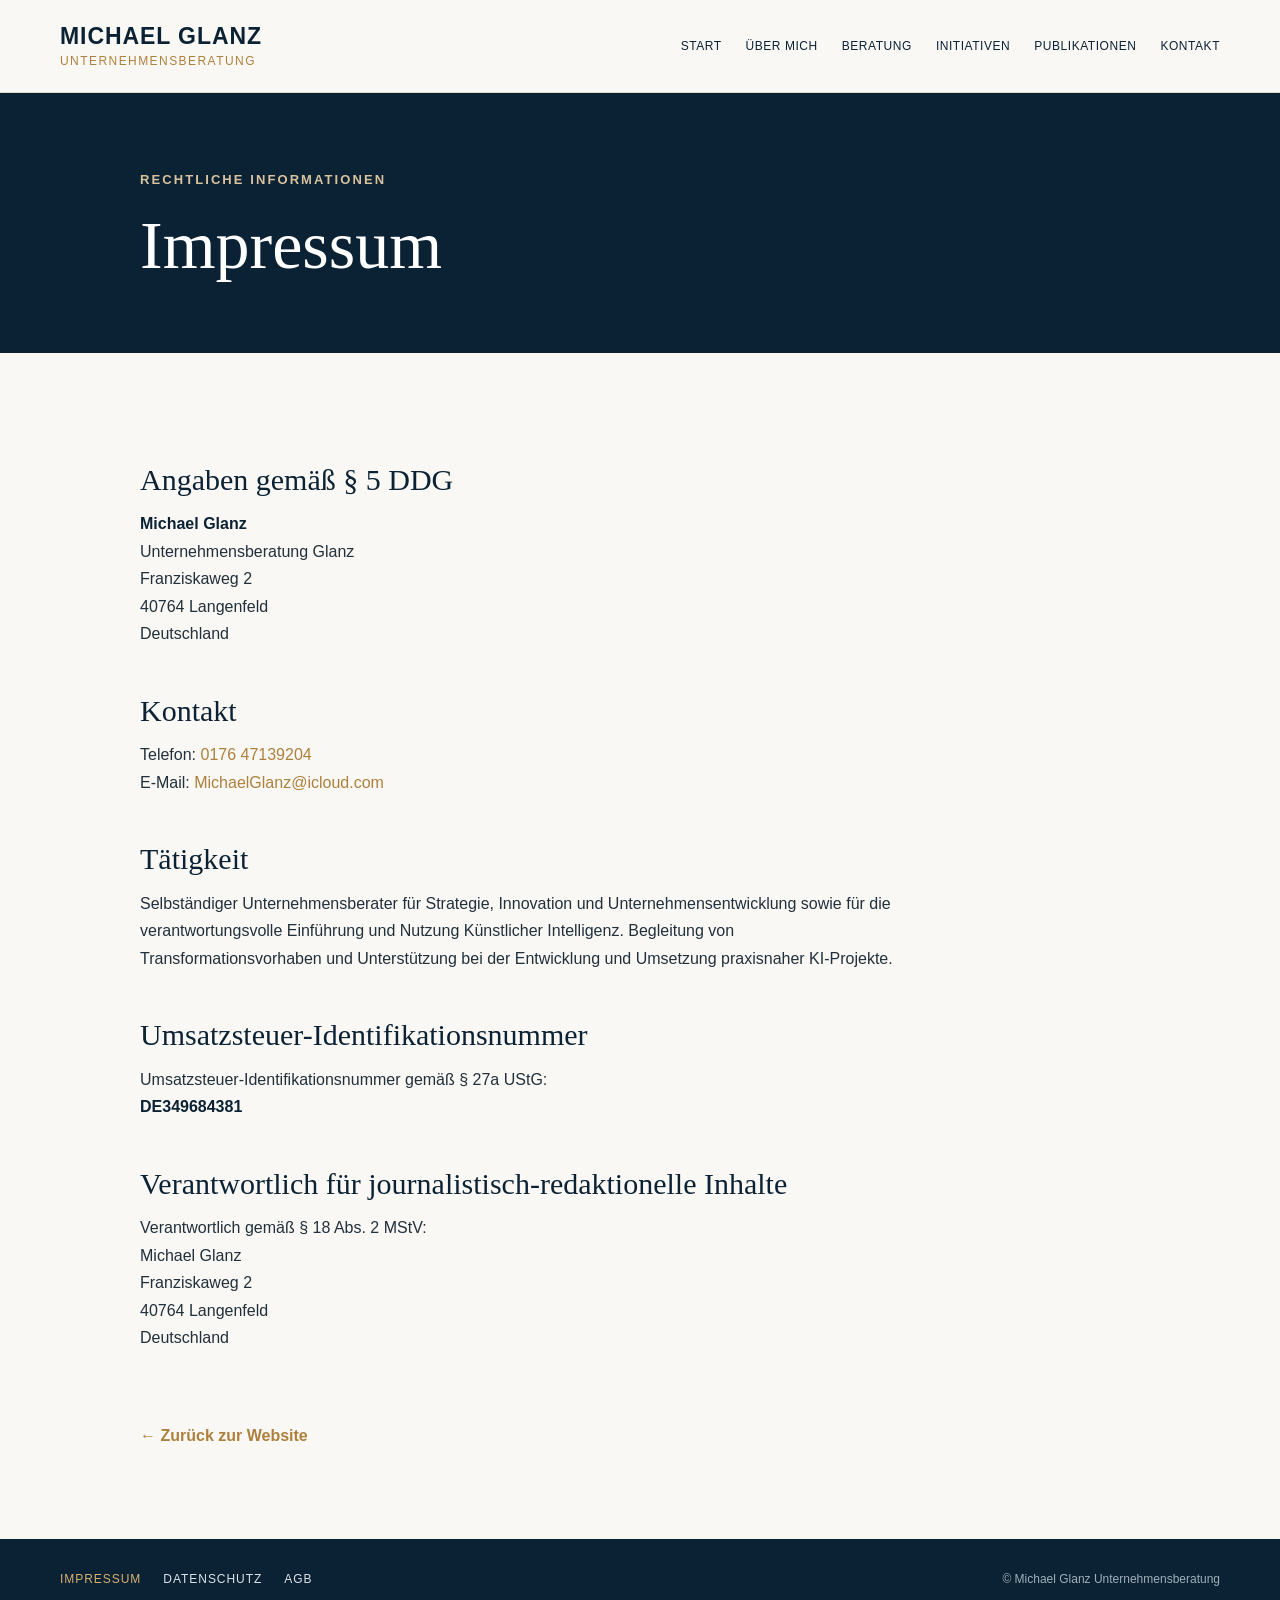
<file: impressum.html>
<!DOCTYPE html>
<html lang="de">
<head>
  <meta charset="UTF-8">
  <meta name="viewport" content="width=device-width, initial-scale=1.0">
  <meta name="description" content="Impressum der Unternehmensberatung Michael Glanz.">
  <title>Impressum | Michael Glanz Unternehmensberatung</title>
  <style>
    :root{--navy:#0b2235;--gold:#ad803d;--gold-light:#d9c29d;--paper:#faf8f4;--white:#fff;--text:#21303b;--muted:#68747d;--line:#e3d7c5;--serif:Georgia,"Times New Roman",serif;--sans:"Avenir Next","Segoe UI",Arial,sans-serif}*{box-sizing:border-box}body{margin:0;background:var(--paper);color:var(--text);font:16px/1.72 var(--sans)}a{color:inherit}.site-header{background:rgba(250,248,244,.97);border-bottom:1px solid var(--line)}.header-inner{max-width:1240px;margin:auto;padding:24px 40px;display:flex;align-items:center;justify-content:space-between;gap:36px}.brand{text-decoration:none;line-height:1.05;white-space:nowrap}.brand strong{display:block;color:var(--navy);font-size:23px;letter-spacing:.04em}.brand span{display:block;margin-top:7px;color:var(--gold);font-size:12px;letter-spacing:.12em}.main-nav{display:flex;flex-wrap:wrap;justify-content:flex-end;gap:24px}.main-nav a{text-decoration:none;color:var(--navy);font-size:12px;letter-spacing:.045em;text-transform:uppercase}.main-nav a:hover,.main-nav a:focus{color:var(--gold)}.hero{background:var(--navy);color:var(--white)}.hero-inner{max-width:1080px;margin:auto;padding:76px 40px 70px}.eyebrow{margin:0 0 18px;color:var(--gold-light);font-size:13px;font-weight:600;letter-spacing:.16em;text-transform:uppercase}.hero h1{margin:0;font:normal clamp(42px,6vw,68px)/1.08 var(--serif)}main{max-width:1080px;margin:auto;padding:64px 40px 90px}article{max-width:760px}h2{margin:44px 0 12px;color:var(--navy);font:normal 30px/1.25 var(--serif)}p{margin:0 0 16px}strong{color:var(--navy)}article a{color:var(--gold);text-decoration:none}article a:hover,article a:focus{text-decoration:underline}.back{display:inline-flex;margin-top:54px;color:var(--gold);font-weight:600;text-decoration:none}.site-footer{background:var(--navy);color:#dbe3e8}.footer-inner{max-width:1240px;margin:auto;padding:30px 40px;display:flex;align-items:center;justify-content:space-between;gap:24px}.footer-nav{display:flex;flex-wrap:wrap;gap:22px}.footer-nav a{color:#dbe3e8;font-size:12px;letter-spacing:.08em;text-decoration:none;text-transform:uppercase}.footer-nav a:hover,.footer-nav a:focus,.footer-nav a[aria-current="page"]{color:#d8b16f}.copyright{font-size:12px;color:#9fafba}@media(max-width:900px){.header-inner{align-items:flex-start;flex-direction:column}.main-nav{justify-content:flex-start;gap:15px 20px}.footer-inner{align-items:flex-start;flex-direction:column}}@media(max-width:600px){.header-inner,.hero-inner,main,.footer-inner{padding-left:22px;padding-right:22px}.hero-inner{padding-top:52px;padding-bottom:50px}.main-nav{display:none}main{padding-top:44px}h2{font-size:26px}}@media print{.site-header,.site-footer,.back{display:none}.hero{background:none;color:#000}.hero-inner,main{max-width:none;padding:20px 0}body{background:#fff;color:#000}}
  </style>
</head>
<body>
  <header class="site-header"><div class="header-inner"><a class="brand" href="index.html" aria-label="Michael Glanz Unternehmensberatung – Startseite"><strong>MICHAEL GLANZ</strong><span>UNTERNEHMENSBERATUNG</span></a><nav class="main-nav" aria-label="Hauptnavigation"><a href="index.html">Start</a><a href="ueber-mich.html">Über mich</a><a href="beratung.html">Beratung</a><a href="initiativen.html">Initiativen</a><a href="publikationen.html">Publikationen</a><a href="kontakt.html">Kontakt</a></nav></div></header>
  <section class="hero"><div class="hero-inner"><p class="eyebrow">Rechtliche Informationen</p><h1>Impressum</h1></div></section>
  <main>
    <article>
      <h2>Angaben gemäß § 5 DDG</h2>
      <p><strong>Michael Glanz</strong><br>Unternehmensberatung Glanz<br>Franziskaweg 2<br>40764 Langenfeld<br>Deutschland</p>
      <h2>Kontakt</h2>
      <p>Telefon: <a href="tel:+4917647139204">0176&nbsp;47139204</a><br>E-Mail: <a href="mailto:MichaelGlanz@icloud.com">MichaelGlanz@icloud.com</a></p>
      <h2>Tätigkeit</h2>
      <p>Selbständiger Unternehmensberater für Strategie, Innovation und Unternehmensentwicklung sowie für die verantwortungsvolle Einführung und Nutzung Künstlicher Intelligenz. Begleitung von Transformationsvorhaben und Unterstützung bei der Entwicklung und Umsetzung praxisnaher KI-Projekte.</p>
      <h2>Umsatzsteuer-Identifikationsnummer</h2>
      <p>Umsatzsteuer-Identifikationsnummer gemäß § 27a UStG:<br><strong>DE349684381</strong></p>
      <h2>Verantwortlich für journalistisch-redaktionelle Inhalte</h2>
      <p>Verantwortlich gemäß § 18 Abs. 2 MStV:<br>Michael Glanz<br>Franziskaweg 2<br>40764 Langenfeld<br>Deutschland</p>
    </article>
    <a class="back" href="index.html">← Zurück zur Website</a>
  </main>
  <footer class="site-footer"><div class="footer-inner"><nav class="footer-nav" aria-label="Rechtliche Informationen"><a href="impressum.html" aria-current="page">Impressum</a><a href="datenschutz.html">Datenschutz</a><a href="agb.html">AGB</a></nav><span class="copyright">© Michael Glanz Unternehmensberatung</span></div></footer>
</body>
</html>
</file>
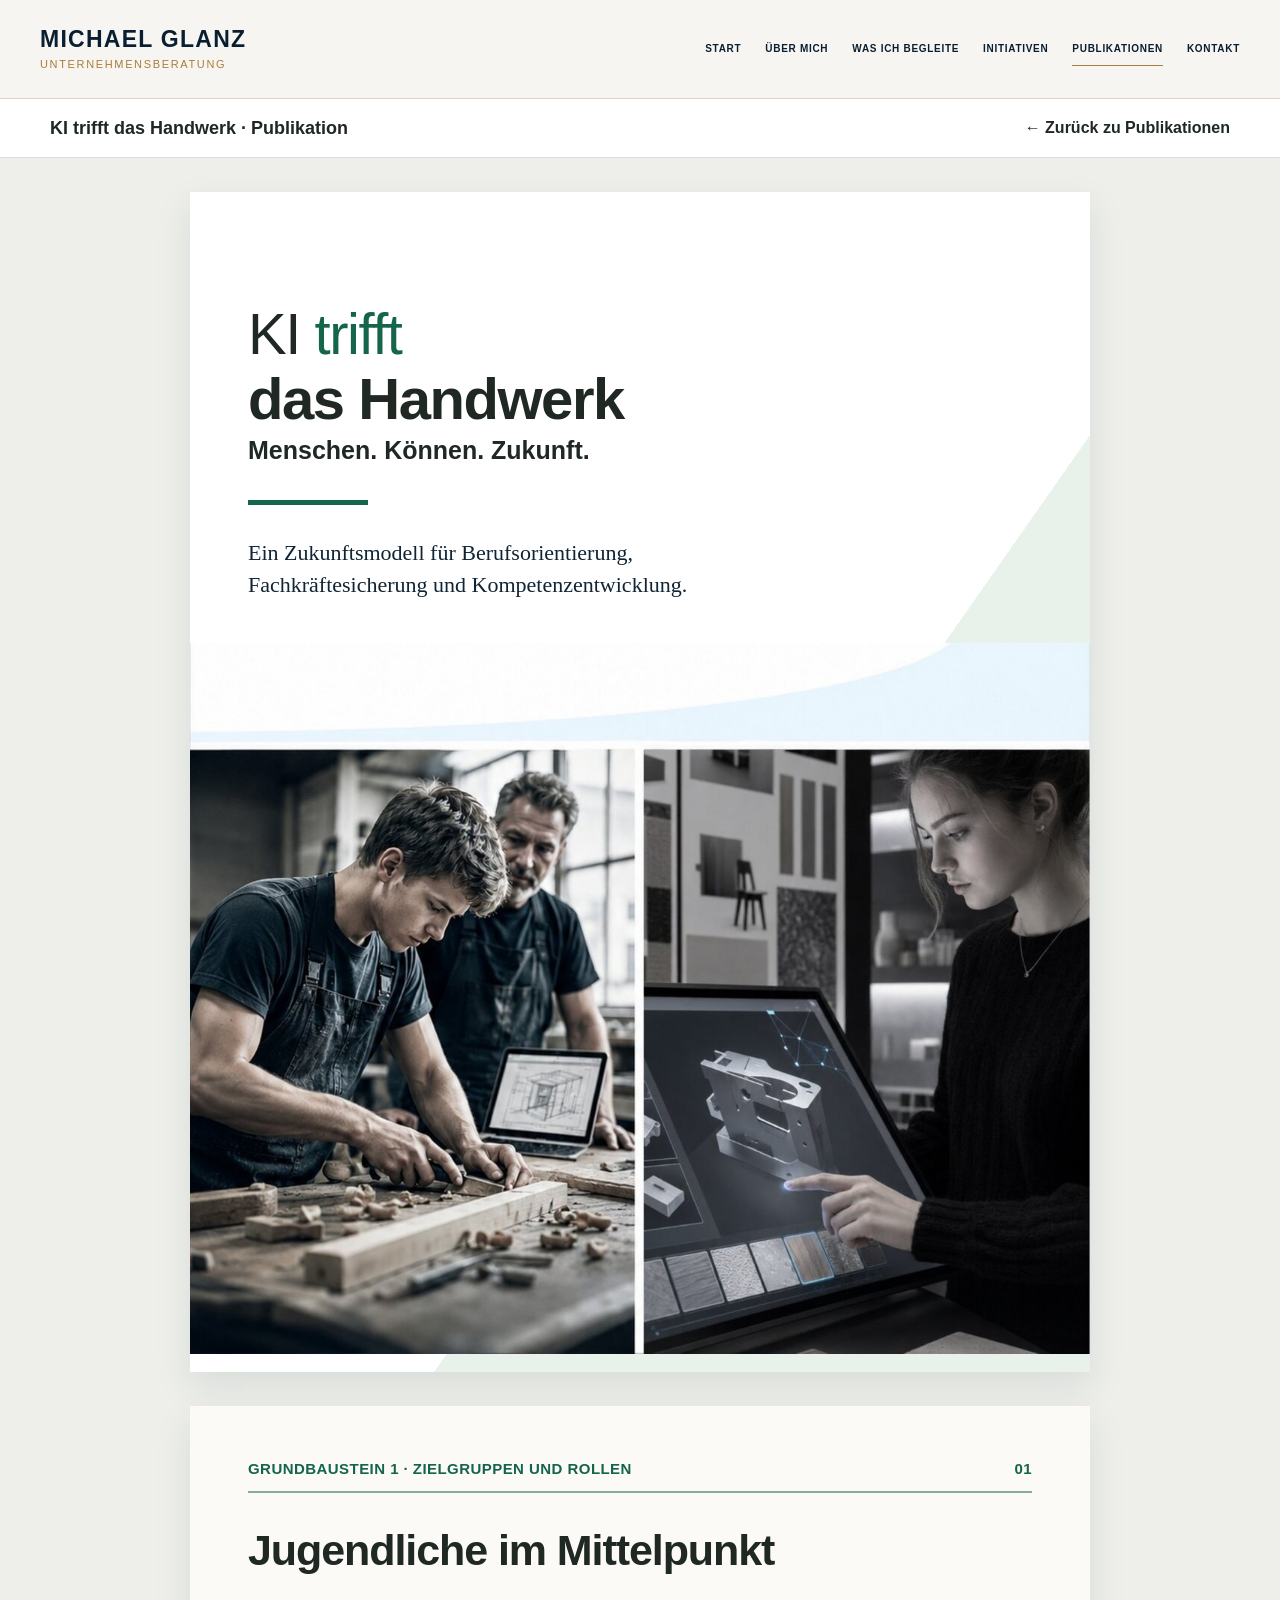
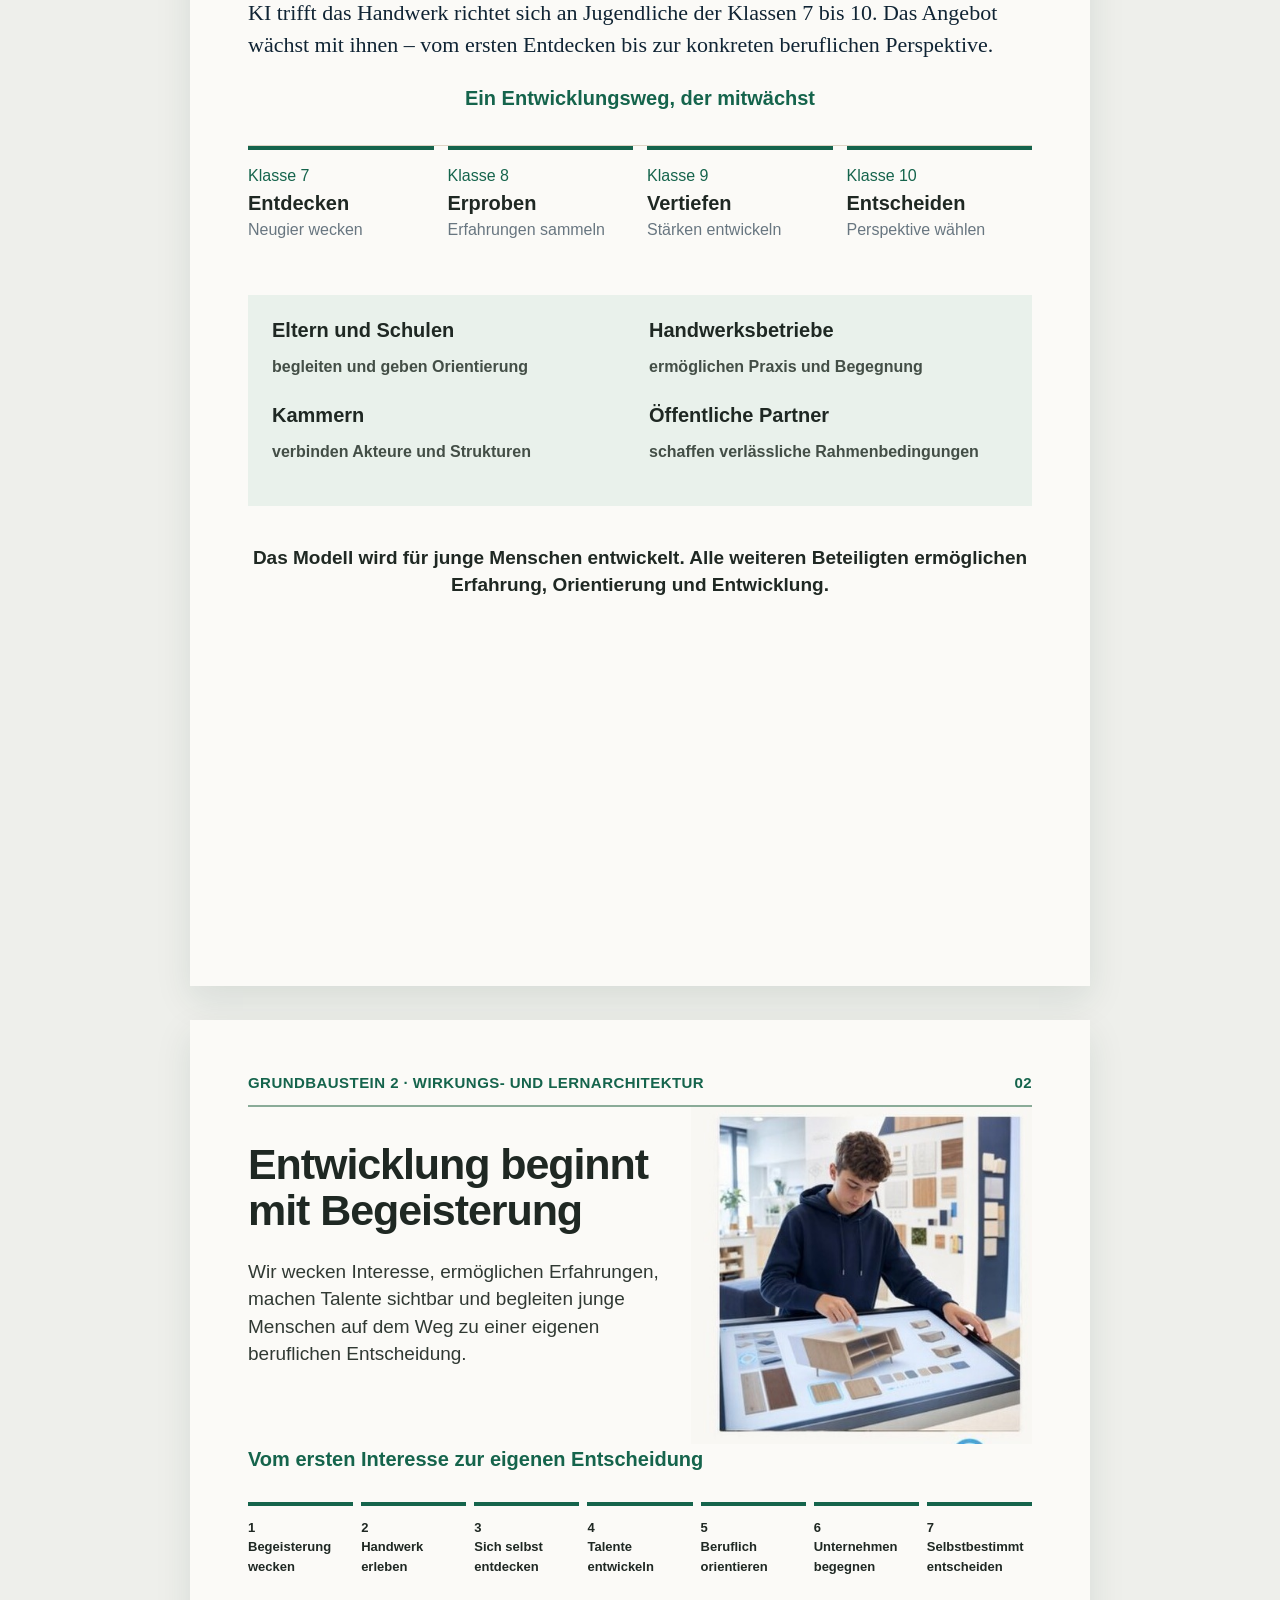
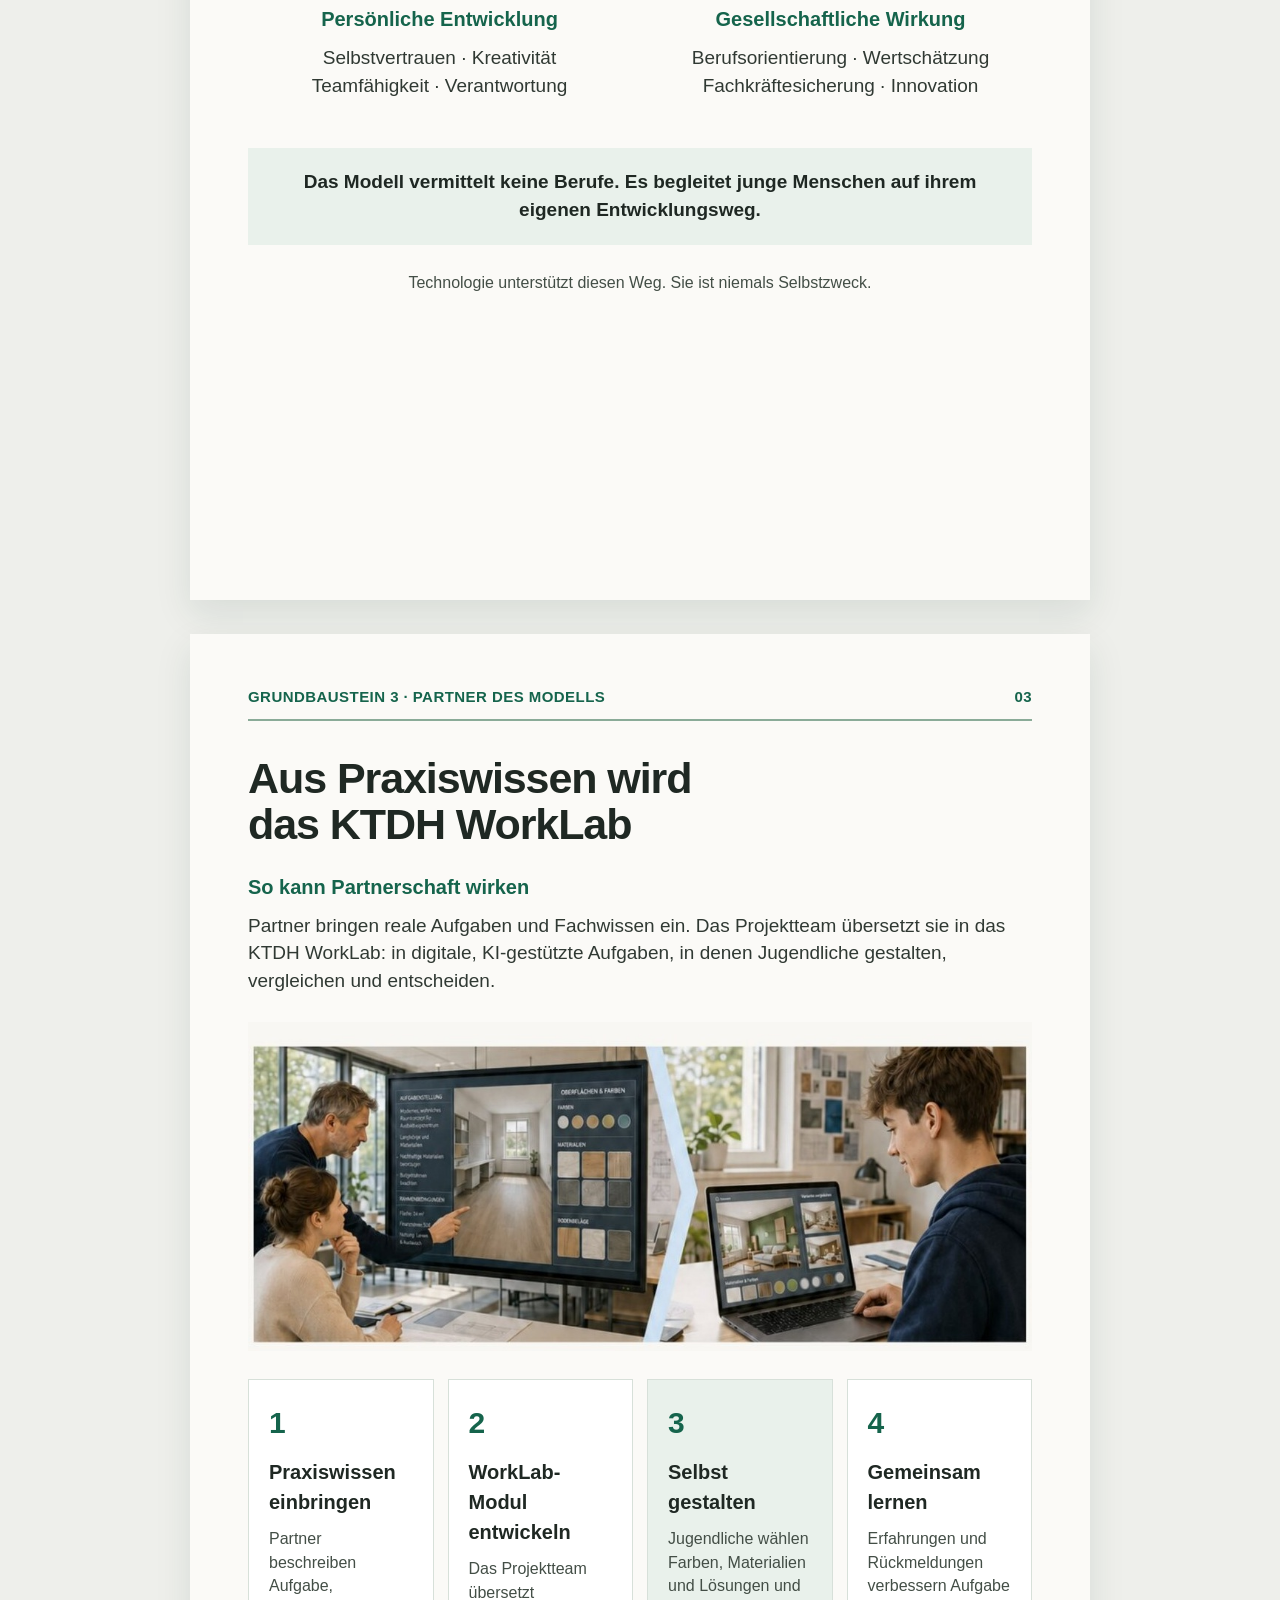
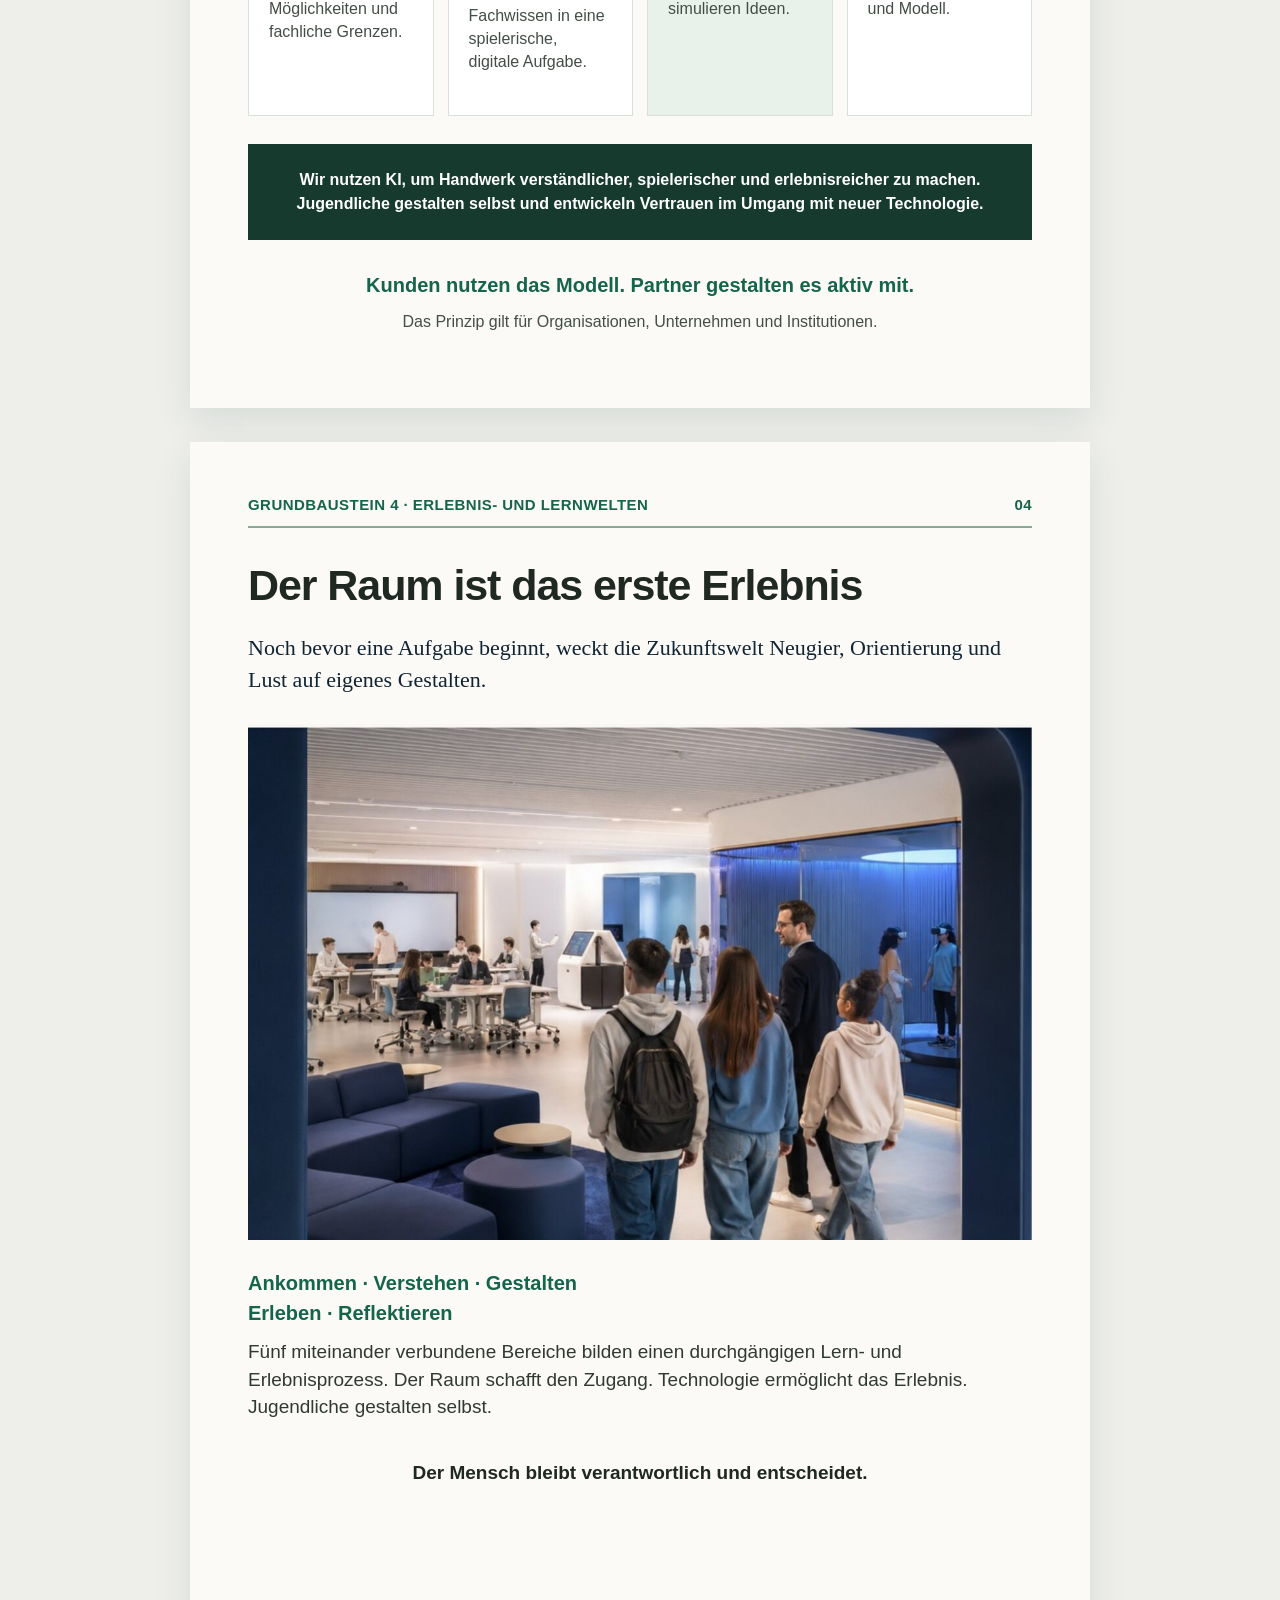
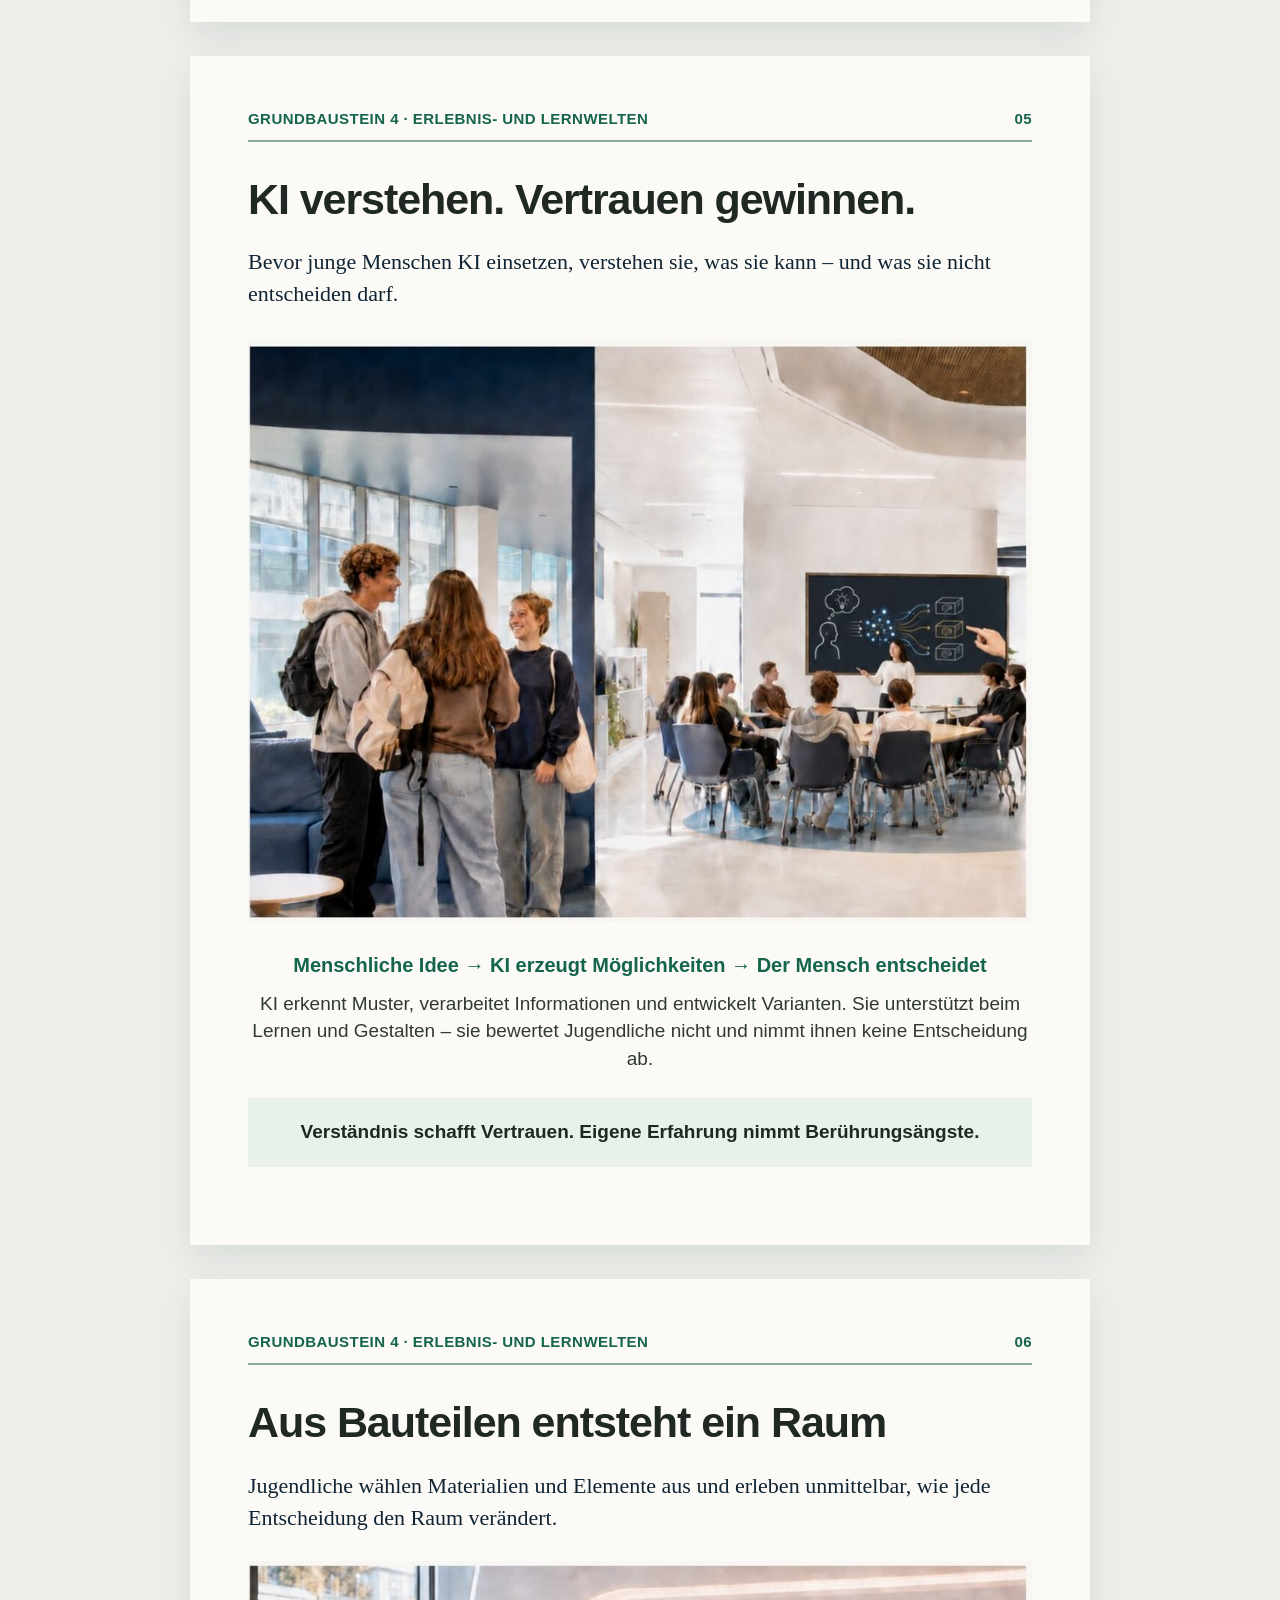
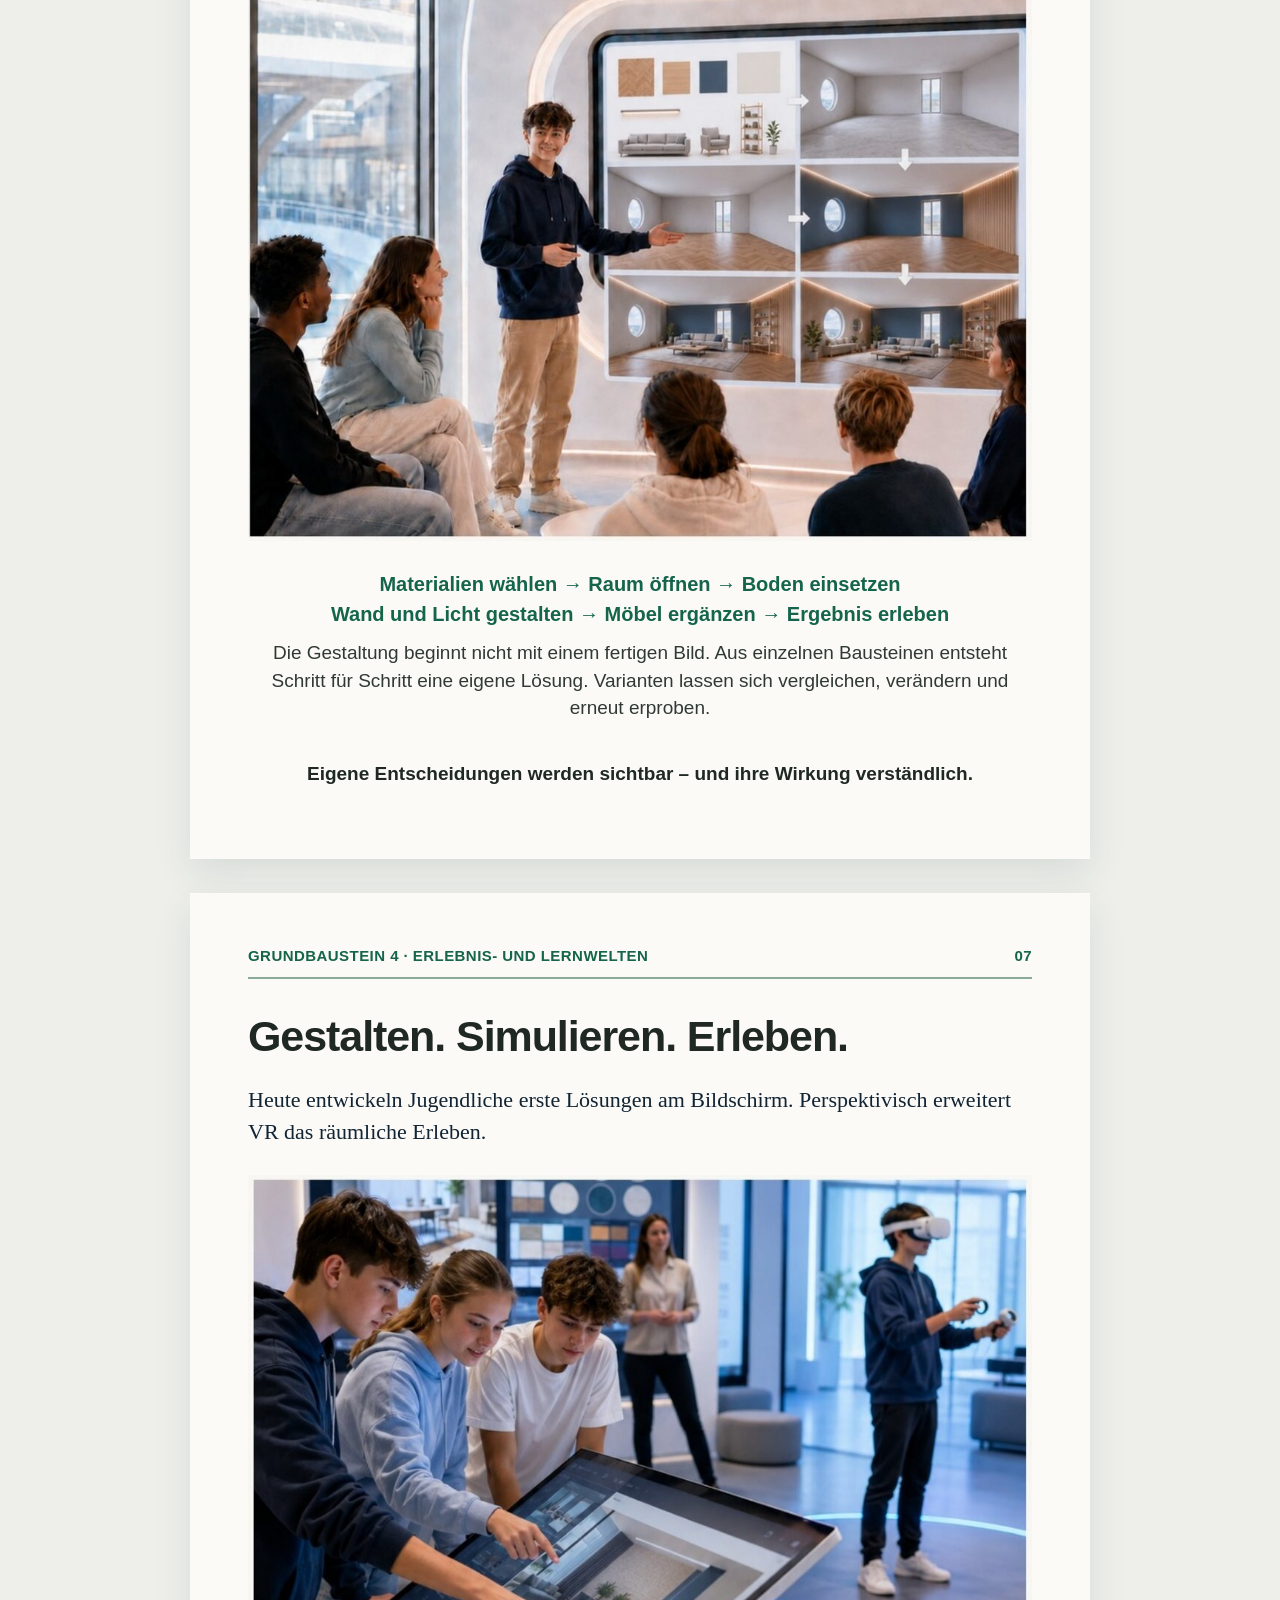
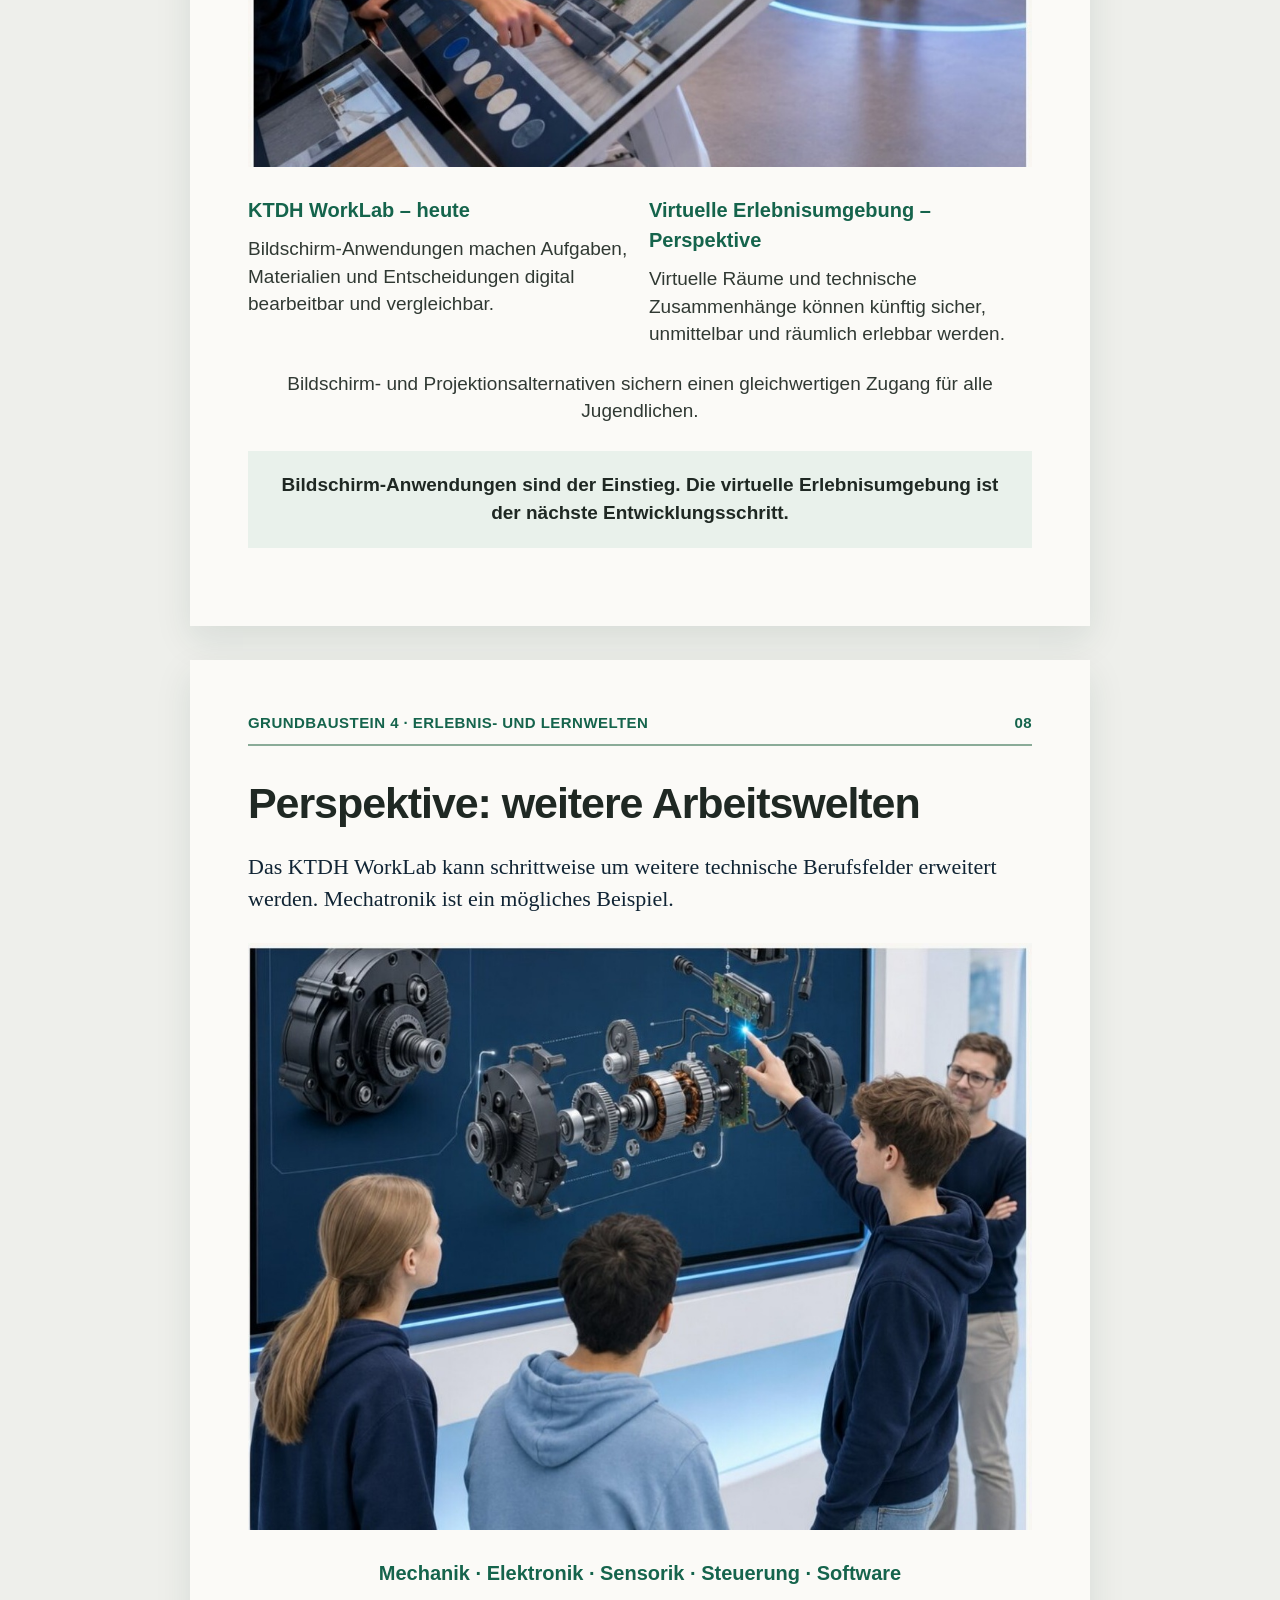
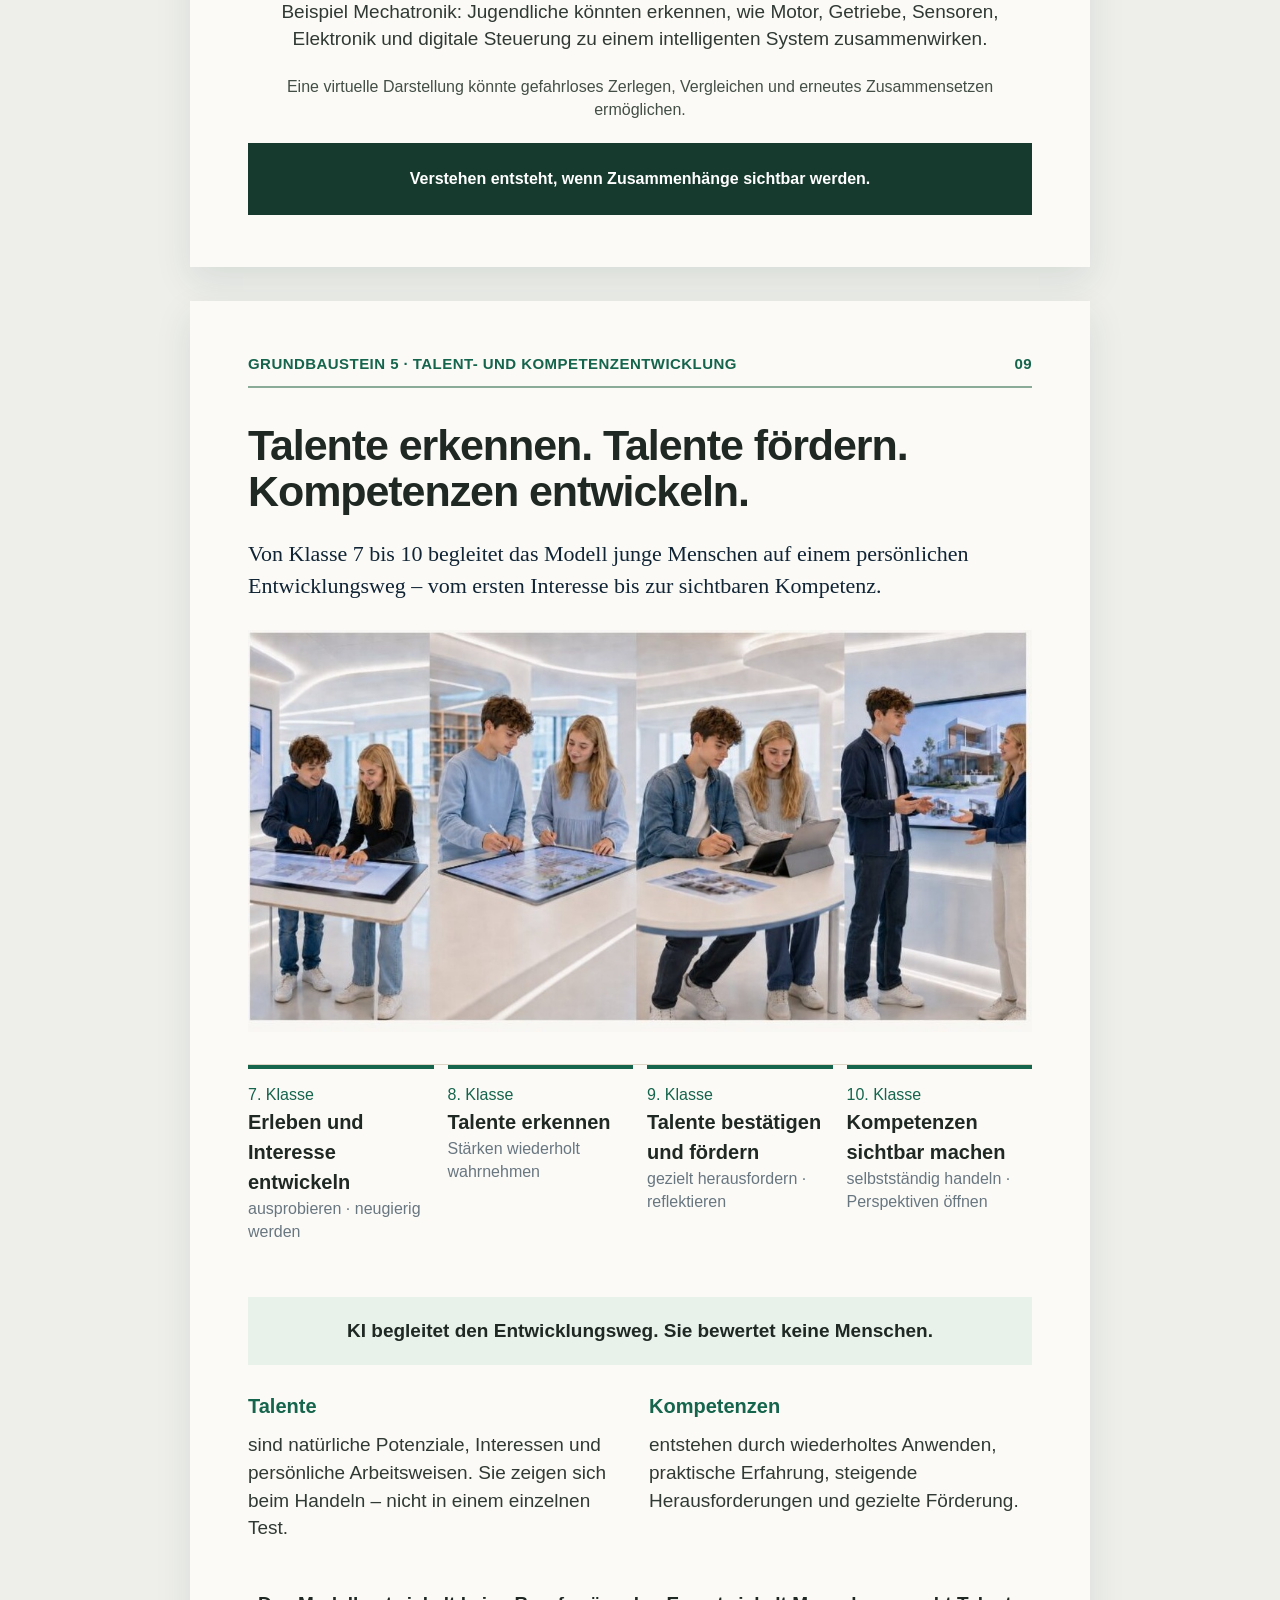
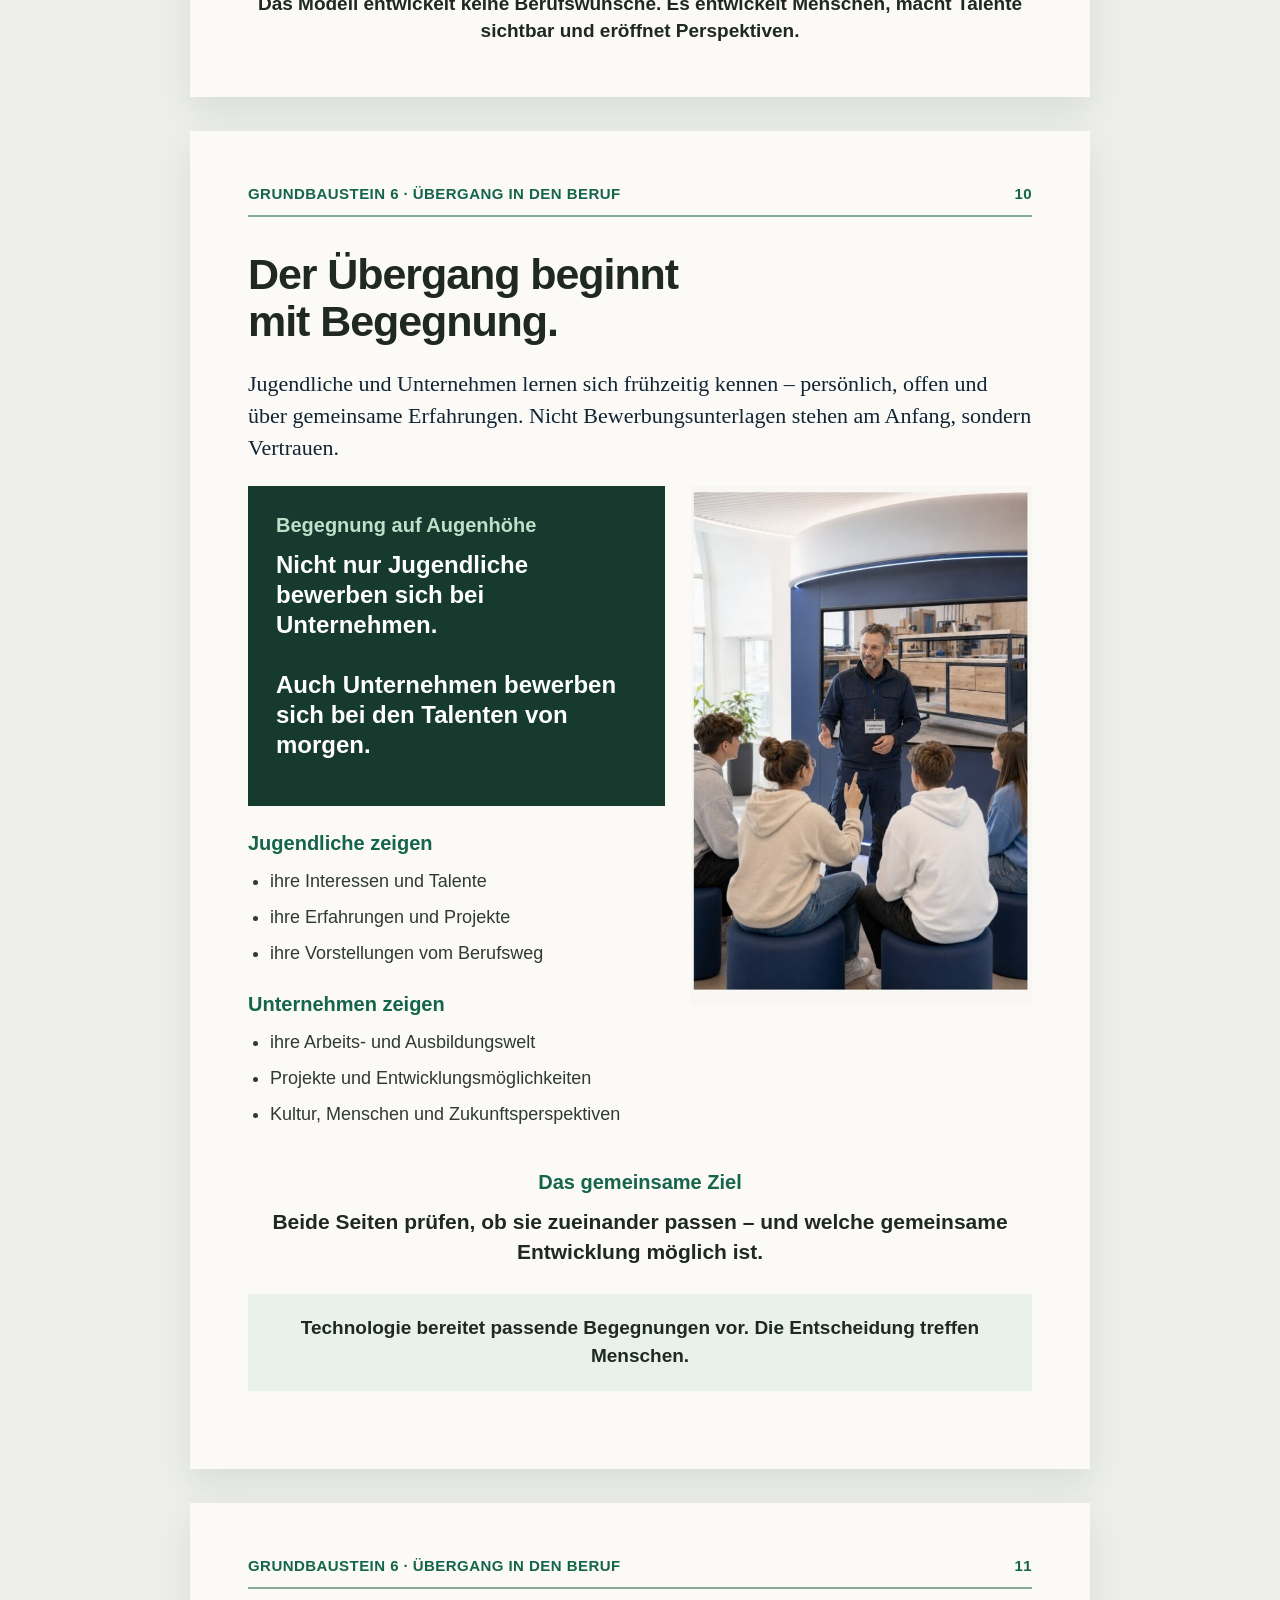
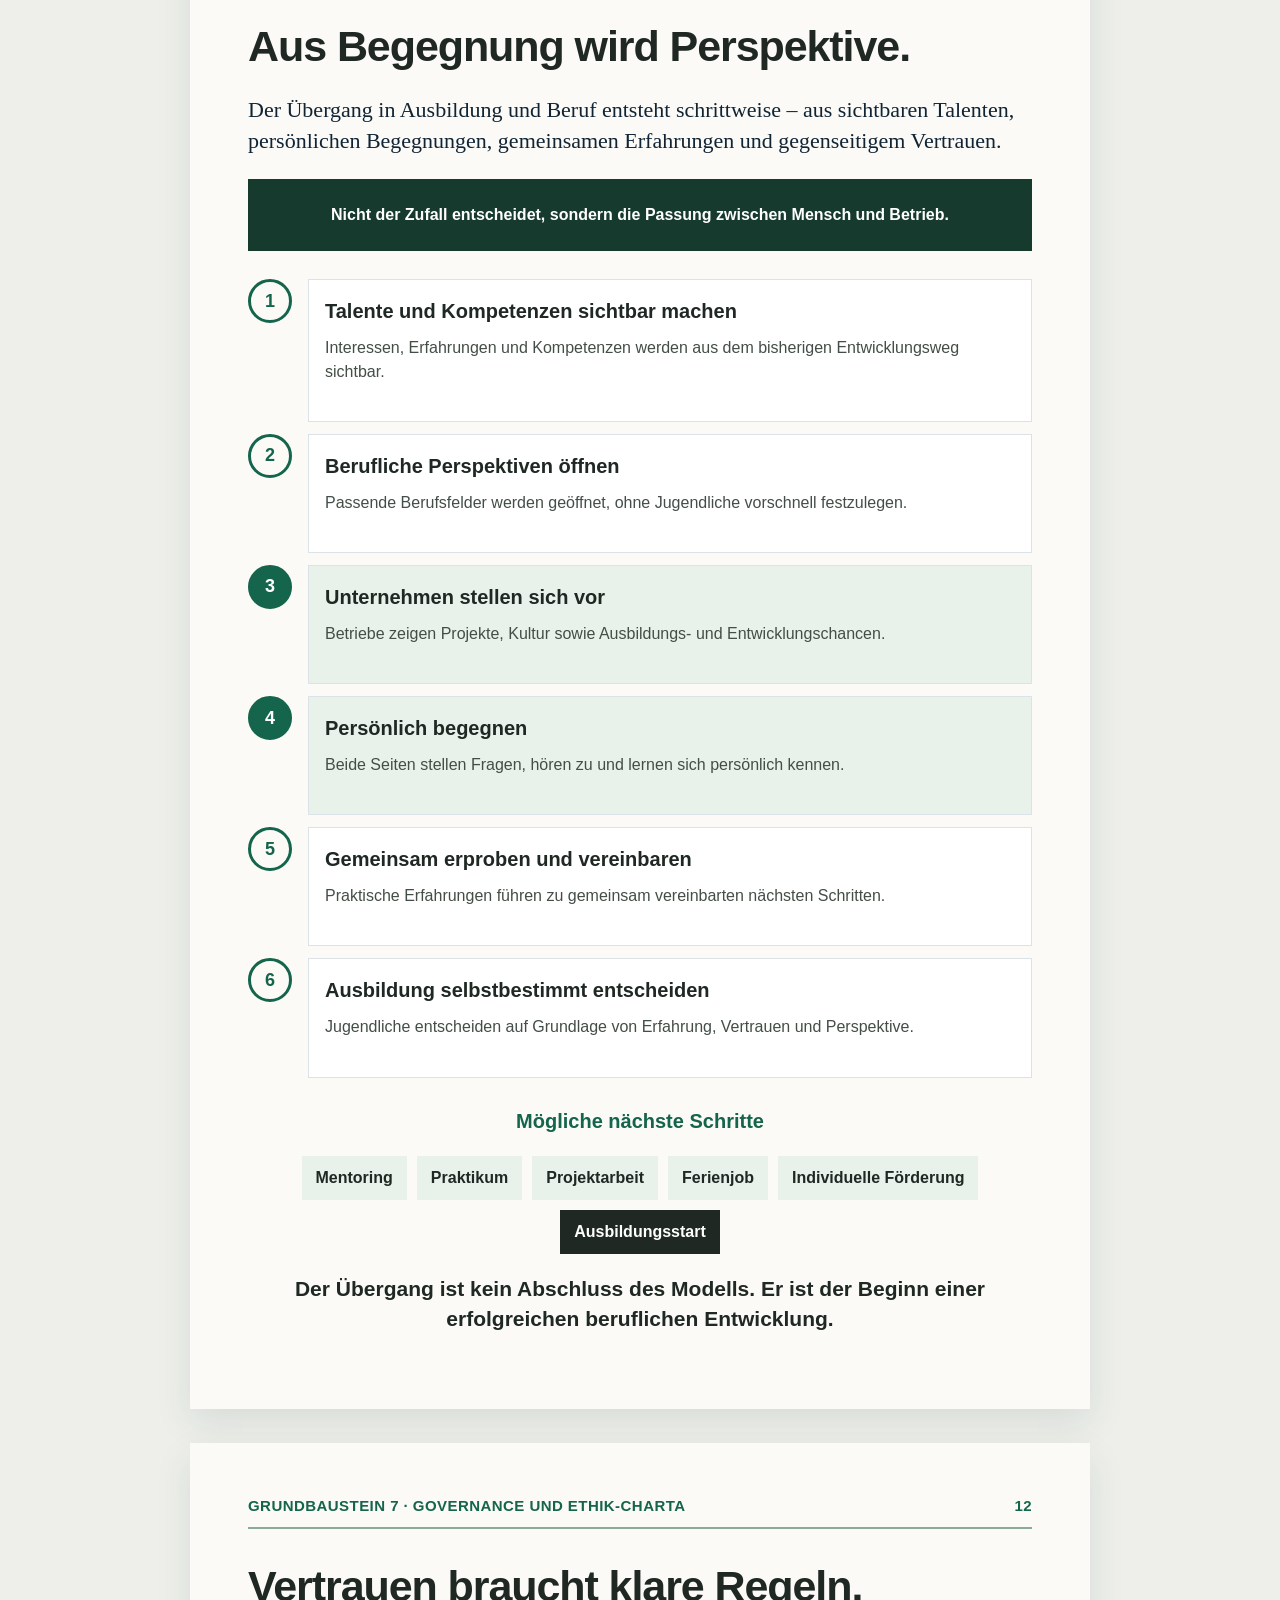
<file: publikation-ki-handwerk.html>
<!DOCTYPE html>
<html lang="de">
<head>
<meta charset="utf-8">
<meta name="viewport" content="width=device-width,initial-scale=1">
<title>KI trifft das Handwerk – Menschen. Können. Zukunft. | Michael Glanz</title>
<meta name="description" content="KI trifft das Handwerk: KTDH WorkLab, digitale Aufgaben und Perspektiven für Berufsorientierung, Fachkräftesicherung und Kompetenzentwicklung.">
<link rel="stylesheet" href="assets/css/style.css">
<script defer src="assets/js/site.js"></script>
<style>
:root{--pub-navy:#1f2823;--pub-blue:#15644c;--pub-light:#e9f1eb;--pub-paper:#fbfaf7;--pub-text:#303933;--pub-line:#8aab98;--pub-forest:#163b2e}
html{scroll-behavior:smooth}.pubbar{position:sticky;top:0;z-index:45;background:#fff;border-bottom:1px solid #d8dfe4}.pubbar .wrap{display:flex;justify-content:space-between;align-items:center;gap:18px;padding-top:14px;padding-bottom:14px}.pubbar strong{color:var(--pub-navy);font-size:18px}.pubbar a{color:var(--pub-navy);font-weight:700;text-decoration:none}.pubreader{background:#eceae5;padding:34px 14px 54px}.pubpage{width:min(100%,900px);min-height:1180px;margin:0 auto 34px;background:var(--pub-paper);box-shadow:0 14px 34px rgba(22,59,46,.10);padding:52px 58px;box-sizing:border-box;color:var(--pub-text);position:relative;overflow:hidden}.pubpage h1,.pubpage h2,.pubpage h3{color:var(--pub-navy);font-family:Arial,Helvetica,sans-serif}.pubpage h1{font-size:64px;line-height:.98;margin:0 0 26px;letter-spacing:-.035em}.pubpage h2{font-size:43px;line-height:1.08;margin:34px 0 24px;letter-spacing:-.025em}.pubpage h3{font-size:20px;margin:0 0 10px}.pubpage p{font-size:19px;line-height:1.45;margin:0 0 22px}.kicker{display:flex;justify-content:space-between;align-items:center;color:var(--pub-blue);font-weight:800;font-size:15px;letter-spacing:.03em;text-transform:uppercase;border-bottom:2px solid var(--pub-line);padding-bottom:10px}.accent{color:var(--pub-blue)}.lead{font-size:22px!important}.photo{width:100%;display:block;margin:28px 0;object-fit:cover}.cover-photo{margin:42px -58px -52px;width:calc(100% + 116px);max-height:530px}.callout{background:var(--pub-light);padding:20px 24px;margin:26px 0;text-align:center;font-weight:800;color:var(--pub-navy);font-size:19px}.navy{background:var(--pub-navy);color:#fff;padding:24px 28px}.navy h3,.navy strong{color:#fff}.navy p{color:#fff}.grid2{display:grid;grid-template-columns:1fr 1fr;gap:18px}.grid3{display:grid;grid-template-columns:repeat(3,1fr);gap:16px}.grid4{display:grid;grid-template-columns:repeat(4,1fr);gap:14px}.card{border:1px solid #dce3e8;background:#fff;padding:20px;min-height:125px}.card.blue{background:var(--pub-light)}.num{font-size:30px;color:var(--pub-blue);font-weight:800;margin-bottom:12px}.steps{display:grid;gap:12px;margin:28px 0}.step{display:grid;grid-template-columns:58px 1fr;gap:16px;align-items:start}.step b{display:grid;place-items:center;width:44px;height:44px;border:3px solid var(--pub-blue);border-radius:50%;color:var(--pub-blue);font-size:18px}.step.active b{background:var(--pub-blue);color:#fff}.step .box{background:#fff;border:1px solid #dce3e8;padding:16px 20px}.step.active .box{background:var(--pub-light)}.timeline{display:grid;grid-template-columns:repeat(4,1fr);gap:14px;margin:32px 0}.timeline .node{border-top:4px solid var(--pub-blue);padding-top:14px}.timeline .node strong{color:var(--pub-navy);display:block;font-size:20px}.seven{display:grid;grid-template-columns:repeat(7,1fr);gap:8px;margin:28px 0}.seven div{border-top:4px solid var(--pub-blue);padding-top:12px;font-size:13px;color:var(--pub-navy);font-weight:700}.processline{display:flex;justify-content:space-between;gap:10px;margin:30px 0}.processline span{flex:1;text-align:center;padding:12px 8px;border-top:3px solid var(--pub-blue);color:var(--pub-navy);font-weight:800}.tagrow{display:flex;flex-wrap:wrap;gap:10px;margin:20px 0}.tag{padding:10px 14px;background:var(--pub-light);font-weight:800;color:var(--pub-navy)}.footer-note{position:absolute;left:58px;right:58px;bottom:34px;text-align:center;font-weight:800;color:var(--pub-navy)}#seite-10 .footer-note{position:static;margin-top:26px;text-align:center}.cover{padding-top:110px;background:linear-gradient(125deg,#fff 0 62%,#e9f1eb 62% 100%)}.cover .small{font-size:25px;color:var(--pub-navy);font-weight:700}.cover .brandline{font-size:58px;color:var(--pub-navy);margin-bottom:0}.cover .brandline span{color:var(--pub-blue);font-weight:400}.back{background:linear-gradient(to bottom,var(--pub-paper) 0 66%,var(--pub-navy) 66% 100%);padding-top:180px}.back .contact{position:absolute;left:0;right:0;bottom:0;padding:44px 58px;color:#fff}.back .contact h3{color:var(--pub-blue)}.back .contact p{color:#fff}.bigprinciple{font-size:40px!important;line-height:1.12!important;font-weight:800;color:#fff}.minor{font-size:16px!important;color:#434e46}.center{text-align:center}.strongline{font-weight:800;color:var(--pub-navy);font-size:21px!important}.split-photo-text{display:grid;grid-template-columns:1.1fr .9fr;gap:26px;align-items:start}.split-photo-text .photo{margin:0}.plainlist{margin:0;padding-left:22px}.plainlist li{margin:9px 0;font-size:18px}.rulelist{display:grid;gap:12px}.rulelist div{display:grid;grid-template-columns:38px 1fr;gap:10px;align-items:center;font-size:17px;font-weight:700;color:var(--pub-navy)}.rulelist b{width:30px;height:30px;border:2px solid var(--pub-blue);border-radius:50%;display:grid;place-items:center;color:var(--pub-blue)}
@media(max-width:760px){.pubbar .wrap{padding-left:18px;padding-right:18px}.pubpage{min-height:0;padding:34px 24px;margin-bottom:18px}.pubpage h1{font-size:46px}.pubpage h2{font-size:34px}.grid4,.grid3,.timeline,.seven{grid-template-columns:1fr 1fr}.grid2,.split-photo-text{grid-template-columns:1fr}.cover-photo{margin:30px -24px -34px;width:calc(100% + 48px)}.footer-note{position:static;margin-top:30px}.back{padding-top:80px;min-height:900px}.back .contact{position:absolute;padding:34px 24px}.processline{flex-wrap:wrap}.processline span{min-width:40%}}

/* WorkLab publication: dark green accents, sharp native text and fluid layouts. */
.pubreader{font-family:Arial,Helvetica,sans-serif;background:#eeefeb}
.pubpage{font-family:Arial,Helvetica,sans-serif;line-height:1.5;text-shadow:none;filter:none}
.pubpage :is(h1,h2,h3,p,strong,span,li){text-shadow:none;filter:none}
.pubpage h1.brandline{font-size:58px;line-height:1.12;letter-spacing:-.025em;font-weight:400}
.pubpage h1.brandline strong{font-weight:800}
.pubpage .accent{color:var(--pub-blue)}
.pubpage :is(.grid2,.grid3,.grid4,.timeline,.seven,.step,.split-photo-text)>*{min-width:0}
.pubpage :is(h2,h3,.strongline){overflow-wrap:break-word}
.pubpage .photo{max-width:100%;height:auto}
.pubpage .cover-photo{max-width:none;max-height:none}
.pubpage .card{border-color:#d7e0d9}
.pubpage .navy{background:var(--pub-forest);color:#fff}
.pubpage .navy :is(h3,p,strong){color:#fff}
.pubpage .navy :is(.accent,.num){color:#bde0ca}
.pubpage .navy [style*="color:var(--pub-blue)"]{color:#bde0ca!important}
.pubpage .navy [style*="border"]{border-color:#8fbea2!important}
.pubpage .footer-note{position:static;margin:38px 0 0;text-align:center}
.pubpage .bigprinciple{font-size:30px!important;line-height:1.25!important}
#seite-11 .bigprinciple{font-size:24px!important}
#seite-11 .split-photo-text{margin-bottom:30px}
.pubpage .step{grid-template-columns:48px minmax(0,1fr);gap:12px}
.pubpage .step .box{padding:16px}
.pubpage.back{padding-top:120px;background:var(--pub-paper);min-height:0}
.pubpage.back .contact{position:static;margin:60px -58px -52px;padding:44px 58px;background:var(--pub-forest);text-align:left}
.pubpage.back .contact h3{color:#bde0ca}
.pubpage.back .contact hr{border-color:#8fbea2!important}
.pubpage a:focus-visible,.pubbar a:focus-visible{outline:3px solid var(--pub-blue);outline-offset:4px}
@media(max-width:760px){
 .pubbar .wrap{flex-wrap:wrap;gap:8px}
 .pubbar strong{font-size:16px}
 .pubbar a{font-size:14px}
 .pubreader{padding:20px 10px 36px}
 .pubpage{padding:30px 22px;box-shadow:0 4px 18px rgba(22,59,46,.08)}
 .pubpage h1.brandline{font-size:clamp(36px,7.5vw,58px)}
 .pubpage h2{font-size:clamp(28px,5vw,36px)}
 .pubpage p{font-size:18px}
 .pubpage .lead{font-size:20px!important}
 .pubpage .minor{font-size:16px!important}
 .pubpage .grid2,.pubpage .split-photo-text{grid-template-columns:minmax(0,1fr)}
 .pubpage .grid3,.pubpage .grid4,.pubpage .timeline,.pubpage .seven{grid-template-columns:repeat(2,minmax(0,1fr))}
 .pubpage .cover-photo{margin:30px -22px -30px;width:calc(100% + 44px)}
 .pubpage.back{padding-top:70px}
 .pubpage.back .contact{margin:50px -22px -30px;padding:34px 22px}
 .pubpage .callout{padding:20px 16px}
 .pubpage .bigprinciple{font-size:28px!important}
 #seite-16 .grid3.navy{grid-template-columns:minmax(0,1fr);padding:24px!important}
 #seite-16 .grid3.navy>div+div{border-left:0!important;border-top:1px solid #8fbea2;padding:24px 0 0!important}
}
@media(max-width:440px){
 .pubpage .grid3,.pubpage .grid4{grid-template-columns:minmax(0,1fr)}
 .pubpage .navy{padding:22px 18px}
 .pubpage .kicker{align-items:flex-start;gap:12px;font-size:12px}
 .pubpage .kicker>span:last-child{flex-shrink:0}
 .pubpage .processline{display:grid;grid-template-columns:minmax(0,1fr)}
 .pubpage .processline span{min-width:0}
}
@media(prefers-reduced-motion:reduce){html{scroll-behavior:auto}}
@media print{
 .site-header,.pubbar,.site-footer,.pubreader>.center{display:none}
 .pubreader{padding:0;background:#fff}
 .pubpage{width:100%;min-height:0;box-shadow:none;margin:0;padding:28px;break-after:page;overflow:visible}
 .pubpage:last-of-type{break-after:auto}
 .pubpage :is(.card,.step,.navy,.callout){break-inside:avoid}
 .pubpage.back .contact{margin:40px -28px -28px;padding:28px}
}
</style>
</head><body>
<header class="site-header"><div class="header-inner"><a class="brand" href="index.html"><strong>MICHAEL GLANZ</strong><span>UNTERNEHMENSBERATUNG</span></a><button type="button" class="menu-button" aria-label="Navigation öffnen" aria-expanded="false">☰</button><nav class="main-nav" aria-label="Hauptnavigation"><a href="index.html">Start</a><a href="ueber-mich.html">Über mich</a><a href="beratung.html">Was ich begleite</a><a href="initiativen.html">Initiativen</a><a class="active" href="publikationen.html">Publikationen</a><a href="kontakt.html">Kontakt</a></nav></div></header>
<div class="pubbar"><div class="wrap"><strong>KI trifft das Handwerk · Publikation</strong><a href="publikationen.html">← Zurück zu Publikationen</a></div></div>
<main class="pubreader">

<section class="pubpage cover" id="seite-1"><h1 class="brandline">KI <span>trifft</span><br><strong>das Handwerk</strong></h1><p class="small">Menschen. Können. Zukunft.</p><div style="width:120px;border-top:5px solid var(--pub-blue);margin:32px 0"></div><p class="lead">Ein Zukunftsmodell für Berufsorientierung,<br>Fachkräftesicherung und Kompetenzentwicklung.</p><img class="photo cover-photo" src="assets/publications/ki-handwerk-html/cover.jpg" alt="Handwerk und digitale Gestaltung"></section>

<section class="pubpage" id="seite-2"><div class="kicker"><span>Grundbaustein 1 · Zielgruppen und Rollen</span><span>01</span></div><h2>Jugendliche im Mittelpunkt</h2><p class="lead">KI trifft das Handwerk richtet sich an Jugendliche der Klassen 7 bis 10. Das Angebot wächst mit ihnen – vom ersten Entdecken bis zur konkreten beruflichen Perspektive.</p><h3 class="accent center">Ein Entwicklungsweg, der mitwächst</h3><div class="timeline"><div class="node"><span class="accent">Klasse 7</span><strong>Entdecken</strong><p class="minor">Neugier wecken</p></div><div class="node"><span class="accent">Klasse 8</span><strong>Erproben</strong><p class="minor">Erfahrungen sammeln</p></div><div class="node"><span class="accent">Klasse 9</span><strong>Vertiefen</strong><p class="minor">Stärken entwickeln</p></div><div class="node"><span class="accent">Klasse 10</span><strong>Entscheiden</strong><p class="minor">Perspektive wählen</p></div></div><div class="callout"><div class="grid2" style="text-align:left"><div><h3>Eltern und Schulen</h3><p class="minor">begleiten und geben Orientierung</p><h3>Kammern</h3><p class="minor">verbinden Akteure und Strukturen</p></div><div><h3>Handwerksbetriebe</h3><p class="minor">ermöglichen Praxis und Begegnung</p><h3>Öffentliche Partner</h3><p class="minor">schaffen verlässliche Rahmenbedingungen</p></div></div></div><p class="footer-note">Das Modell wird für junge Menschen entwickelt. Alle weiteren Beteiligten ermöglichen Erfahrung, Orientierung und Entwicklung.</p></section>

<section class="pubpage" id="seite-3"><div class="kicker"><span>Grundbaustein 2 · Wirkungs- und Lernarchitektur</span><span>02</span></div><div class="split-photo-text"><div><h2>Entwicklung beginnt mit Begeisterung</h2><p>Wir wecken Interesse, ermöglichen Erfahrungen, machen Talente sichtbar und begleiten junge Menschen auf dem Weg zu einer eigenen beruflichen Entscheidung.</p></div><img class="photo" src="assets/publications/ki-handwerk-html/p3.jpg" alt="Jugendlicher bei digitaler Gestaltung"></div><h3 class="accent">Vom ersten Interesse zur eigenen Entscheidung</h3><div class="seven"><div>1<br>Begeisterung wecken</div><div>2<br>Handwerk erleben</div><div>3<br>Sich selbst entdecken</div><div>4<br>Talente entwickeln</div><div>5<br>Beruflich orientieren</div><div>6<br>Unternehmen begegnen</div><div>7<br>Selbstbestimmt entscheiden</div></div><div class="grid2"><div class="center"><h3 class="accent">Persönliche Entwicklung</h3><p>Selbstvertrauen · Kreativität<br>Teamfähigkeit · Verantwortung</p></div><div class="center"><h3 class="accent">Gesellschaftliche Wirkung</h3><p>Berufsorientierung · Wertschätzung<br>Fachkräftesicherung · Innovation</p></div></div><div class="callout">Das Modell vermittelt keine Berufe. Es begleitet junge Menschen auf ihrem eigenen Entwicklungsweg.</div><p class="center minor">Technologie unterstützt diesen Weg. Sie ist niemals Selbstzweck.</p></section>

<section class="pubpage" id="seite-4"><div class="kicker"><span>Grundbaustein 3 · Partner des Modells</span><span>03</span></div><h2>Aus Praxiswissen wird<br>das KTDH WorkLab</h2><h3 class="accent">So kann Partnerschaft wirken</h3><p>Partner bringen reale Aufgaben und Fachwissen ein. Das Projektteam übersetzt sie in das KTDH WorkLab: in digitale, KI-gestützte Aufgaben, in denen Jugendliche gestalten, vergleichen und entscheiden.</p><img class="photo" src="assets/publications/ki-handwerk-html/p4.jpg" alt="Partnerwissen und digitale Gestaltung"><div class="grid4"><div class="card"><div class="num">1</div><h3>Praxiswissen einbringen</h3><p class="minor">Partner beschreiben Aufgabe, Möglichkeiten und fachliche Grenzen.</p></div><div class="card"><div class="num">2</div><h3>WorkLab-Modul entwickeln</h3><p class="minor">Das Projektteam übersetzt Fachwissen in eine spielerische, digitale Aufgabe.</p></div><div class="card blue"><div class="num">3</div><h3>Selbst gestalten</h3><p class="minor">Jugendliche wählen Farben, Materialien und Lösungen und simulieren Ideen.</p></div><div class="card"><div class="num">4</div><h3>Gemeinsam lernen</h3><p class="minor">Erfahrungen und Rückmeldungen verbessern Aufgabe und Modell.</p></div></div><div class="navy center" style="margin-top:28px"><strong>Wir nutzen KI, um Handwerk verständlicher, spielerischer und erlebnisreicher zu machen. Jugendliche gestalten selbst und entwickeln Vertrauen im Umgang mit neuer Technologie.</strong></div><h3 class="accent center" style="margin-top:30px">Kunden nutzen das Modell. Partner gestalten es aktiv mit.</h3><p class="center minor">Das Prinzip gilt für Organisationen, Unternehmen und Institutionen.</p></section>

<section class="pubpage" id="seite-5"><div class="kicker"><span>Grundbaustein 4 · Erlebnis- und Lernwelten</span><span>04</span></div><h2>Der Raum ist das erste Erlebnis</h2><p class="lead">Noch bevor eine Aufgabe beginnt, weckt die Zukunftswelt Neugier, Orientierung und Lust auf eigenes Gestalten.</p><img class="photo" src="assets/publications/ki-handwerk-html/p5.jpg" alt="Moderner Lern- und Erlebnisraum"><h3 class="accent">Ankommen · Verstehen · Gestalten<br>Erleben · Reflektieren</h3><p>Fünf miteinander verbundene Bereiche bilden einen durchgängigen Lern- und Erlebnisprozess. Der Raum schafft den Zugang. Technologie ermöglicht das Erlebnis. Jugendliche gestalten selbst.</p><p class="footer-note">Der Mensch bleibt verantwortlich und entscheidet.</p></section>

<section class="pubpage" id="seite-6"><div class="kicker"><span>Grundbaustein 4 · Erlebnis- und Lernwelten</span><span>05</span></div><h2>KI verstehen. Vertrauen gewinnen.</h2><p class="lead">Bevor junge Menschen KI einsetzen, verstehen sie, was sie kann – und was sie nicht entscheiden darf.</p><img class="photo" src="assets/publications/ki-handwerk-html/p6.jpg" alt="Jugendliche lernen KI kennen"><h3 class="accent center">Menschliche Idee → KI erzeugt Möglichkeiten → Der Mensch entscheidet</h3><p class="center">KI erkennt Muster, verarbeitet Informationen und entwickelt Varianten. Sie unterstützt beim Lernen und Gestalten – sie bewertet Jugendliche nicht und nimmt ihnen keine Entscheidung ab.</p><div class="callout">Verständnis schafft Vertrauen. Eigene Erfahrung nimmt Berührungsängste.</div></section>

<section class="pubpage" id="seite-7"><div class="kicker"><span>Grundbaustein 4 · Erlebnis- und Lernwelten</span><span>06</span></div><h2>Aus Bauteilen entsteht ein Raum</h2><p class="lead">Jugendliche wählen Materialien und Elemente aus und erleben unmittelbar, wie jede Entscheidung den Raum verändert.</p><img class="photo" src="assets/publications/ki-handwerk-html/p7.jpg" alt="Jugendliche gestalten einen Raum digital"><h3 class="accent center">Materialien wählen → Raum öffnen → Boden einsetzen<br>Wand und Licht gestalten → Möbel ergänzen → Ergebnis erleben</h3><p class="center">Die Gestaltung beginnt nicht mit einem fertigen Bild. Aus einzelnen Bausteinen entsteht Schritt für Schritt eine eigene Lösung. Varianten lassen sich vergleichen, verändern und erneut erproben.</p><p class="footer-note">Eigene Entscheidungen werden sichtbar – und ihre Wirkung verständlich.</p></section>

<section class="pubpage" id="seite-8"><div class="kicker"><span>Grundbaustein 4 · Erlebnis- und Lernwelten</span><span>07</span></div><h2>Gestalten. Simulieren. Erleben.</h2><p class="lead">Heute entwickeln Jugendliche erste Lösungen am Bildschirm. Perspektivisch erweitert VR das räumliche Erleben.</p><img class="photo" src="assets/publications/ki-handwerk-html/p8.jpg" alt="Jugendliche gestalten am Bildschirm; virtuelle Erlebnisumgebung als Perspektive"><div class="grid2"><div><h3 class="accent">KTDH WorkLab – heute</h3><p>Bildschirm-Anwendungen machen Aufgaben, Materialien und Entscheidungen digital bearbeitbar und vergleichbar.</p></div><div><h3 class="accent">Virtuelle Erlebnisumgebung – Perspektive</h3><p>Virtuelle Räume und technische Zusammenhänge können künftig sicher, unmittelbar und räumlich erlebbar werden.</p></div></div><p class="center">Bildschirm- und Projektionsalternativen sichern einen gleichwertigen Zugang für alle Jugendlichen.</p><div class="callout">Bildschirm-Anwendungen sind der Einstieg. Die virtuelle Erlebnisumgebung ist der nächste Entwicklungsschritt.</div></section>

<section class="pubpage" id="seite-9"><div class="kicker"><span>Grundbaustein 4 · Erlebnis- und Lernwelten</span><span>08</span></div><h2>Perspektive: weitere Arbeitswelten</h2><p class="lead">Das KTDH WorkLab kann schrittweise um weitere technische Berufsfelder erweitert werden. Mechatronik ist ein mögliches Beispiel.</p><img class="photo" src="assets/publications/ki-handwerk-html/p9.jpg" alt="Mechatronik als digitaler Zwilling"><h3 class="accent center">Mechanik · Elektronik · Sensorik · Steuerung · Software</h3><p class="center">Beispiel Mechatronik: Jugendliche könnten erkennen, wie Motor, Getriebe, Sensoren, Elektronik und digitale Steuerung zu einem intelligenten System zusammenwirken.</p><p class="center minor">Eine virtuelle Darstellung könnte gefahrloses Zerlegen, Vergleichen und erneutes Zusammensetzen ermöglichen.</p><div class="navy center"><strong>Verstehen entsteht, wenn Zusammenhänge sichtbar werden.</strong></div></section>

<section class="pubpage" id="seite-10"><div class="kicker"><span>Grundbaustein 5 · Talent- und Kompetenzentwicklung</span><span>09</span></div><h2>Talente erkennen. Talente fördern.<br>Kompetenzen entwickeln.</h2><p class="lead">Von Klasse 7 bis 10 begleitet das Modell junge Menschen auf einem persönlichen Entwicklungsweg – vom ersten Interesse bis zur sichtbaren Kompetenz.</p><img class="photo" src="assets/publications/ki-handwerk-html/p10.jpg" alt="Entwicklungsweg von Klasse 7 bis 10"><div class="timeline"><div class="node"><span class="accent">7. Klasse</span><strong>Erleben und Interesse entwickeln</strong><p class="minor">ausprobieren · neugierig werden</p></div><div class="node"><span class="accent">8. Klasse</span><strong>Talente erkennen</strong><p class="minor">Stärken wiederholt wahrnehmen</p></div><div class="node"><span class="accent">9. Klasse</span><strong>Talente bestätigen und fördern</strong><p class="minor">gezielt herausfordern · reflektieren</p></div><div class="node"><span class="accent">10. Klasse</span><strong>Kompetenzen sichtbar machen</strong><p class="minor">selbstständig handeln · Perspektiven öffnen</p></div></div><div class="callout">KI begleitet den Entwicklungsweg. Sie bewertet keine Menschen.</div><div class="grid2"><div><h3 class="accent">Talente</h3><p>sind natürliche Potenziale, Interessen und persönliche Arbeitsweisen. Sie zeigen sich beim Handeln – nicht in einem einzelnen Test.</p></div><div><h3 class="accent">Kompetenzen</h3><p>entstehen durch wiederholtes Anwenden, praktische Erfahrung, steigende Herausforderungen und gezielte Förderung.</p></div></div><p class="footer-note">Das Modell entwickelt keine Berufswünsche. Es entwickelt Menschen, macht Talente sichtbar und eröffnet Perspektiven.</p></section>

<section class="pubpage" id="seite-11"><div class="kicker"><span>Grundbaustein 6 · Übergang in den Beruf</span><span>10</span></div><h2>Der Übergang beginnt<br>mit Begegnung.</h2><p class="lead">Jugendliche und Unternehmen lernen sich frühzeitig kennen – persönlich, offen und über gemeinsame Erfahrungen. Nicht Bewerbungsunterlagen stehen am Anfang, sondern Vertrauen.</p><div class="split-photo-text"><div><div class="navy"><h3 class="accent">Begegnung auf Augenhöhe</h3><p class="bigprinciple">Nicht nur Jugendliche bewerben sich bei Unternehmen.<br><br>Auch Unternehmen bewerben sich bei den Talenten von morgen.</p></div><h3 class="accent" style="margin-top:22px">Jugendliche zeigen</h3><ul class="plainlist"><li>ihre Interessen und Talente</li><li>ihre Erfahrungen und Projekte</li><li>ihre Vorstellungen vom Berufsweg</li></ul><h3 class="accent" style="margin-top:22px">Unternehmen zeigen</h3><ul class="plainlist"><li>ihre Arbeits- und Ausbildungswelt</li><li>Projekte und Entwicklungsmöglichkeiten</li><li>Kultur, Menschen und Zukunftsperspektiven</li></ul></div><img class="photo" src="assets/publications/ki-handwerk-html/p11.jpg" alt="Unternehmen begegnet Jugendlichen"></div><h3 class="accent center">Das gemeinsame Ziel</h3><p class="strongline center">Beide Seiten prüfen, ob sie zueinander passen – und welche gemeinsame Entwicklung möglich ist.</p><div class="callout">Technologie bereitet passende Begegnungen vor. Die Entscheidung treffen Menschen.</div></section>

<section class="pubpage" id="seite-12"><div class="kicker"><span>Grundbaustein 6 · Übergang in den Beruf</span><span>11</span></div><h2>Aus Begegnung wird Perspektive.</h2><p class="lead">Der Übergang in Ausbildung und Beruf entsteht schrittweise – aus sichtbaren Talenten, persönlichen Begegnungen, gemeinsamen Erfahrungen und gegenseitigem Vertrauen.</p><div class="navy center"><strong>Nicht der Zufall entscheidet, sondern die Passung zwischen Mensch und Betrieb.</strong></div><div class="steps"><div class="step"><b>1</b><div class="box"><h3>Talente und Kompetenzen sichtbar machen</h3><p class="minor">Interessen, Erfahrungen und Kompetenzen werden aus dem bisherigen Entwicklungsweg sichtbar.</p></div></div><div class="step"><b>2</b><div class="box"><h3>Berufliche Perspektiven öffnen</h3><p class="minor">Passende Berufsfelder werden geöffnet, ohne Jugendliche vorschnell festzulegen.</p></div></div><div class="step active"><b>3</b><div class="box"><h3>Unternehmen stellen sich vor</h3><p class="minor">Betriebe zeigen Projekte, Kultur sowie Ausbildungs- und Entwicklungschancen.</p></div></div><div class="step active"><b>4</b><div class="box"><h3>Persönlich begegnen</h3><p class="minor">Beide Seiten stellen Fragen, hören zu und lernen sich persönlich kennen.</p></div></div><div class="step"><b>5</b><div class="box"><h3>Gemeinsam erproben und vereinbaren</h3><p class="minor">Praktische Erfahrungen führen zu gemeinsam vereinbarten nächsten Schritten.</p></div></div><div class="step"><b>6</b><div class="box"><h3>Ausbildung selbstbestimmt entscheiden</h3><p class="minor">Jugendliche entscheiden auf Grundlage von Erfahrung, Vertrauen und Perspektive.</p></div></div></div><h3 class="accent center">Mögliche nächste Schritte</h3><div class="tagrow" style="justify-content:center"><span class="tag">Mentoring</span><span class="tag">Praktikum</span><span class="tag">Projektarbeit</span><span class="tag">Ferienjob</span><span class="tag">Individuelle Förderung</span><span class="tag" style="background:var(--pub-navy);color:#fff">Ausbildungsstart</span></div><p class="strongline center">Der Übergang ist kein Abschluss des Modells. Er ist der Beginn einer erfolgreichen beruflichen Entwicklung.</p></section>

<section class="pubpage" id="seite-13"><div class="kicker"><span>Grundbaustein 7 · Governance und Ethik-Charta</span><span>12</span></div><h2>Vertrauen braucht klare Regeln.</h2><p class="lead">Governance schafft Orientierung. Die Ethik-Charta schützt die Menschen. Gemeinsam bilden sie das Vertrauensfundament des Modells.</p><div class="grid2"><div class="navy"><h3 class="accent">Unser Leitprinzip</h3><p class="bigprinciple">Die Technologie dient dem Menschen.</p><p><strong>Der Mensch dient niemals der Technologie.</strong></p></div><div class="callout" style="text-align:left;margin:0"><h3 class="accent">Sieben verbindliche Grundsätze</h3><div class="rulelist"><div><b>1</b><span>Menschenwürde und Menschenorientierung</span></div><div><b>2</b><span>Freiwilligkeit</span></div><div><b>3</b><span>Fairness und Gleichbehandlung</span></div><div><b>4</b><span>Transparenz und Nachvollziehbarkeit</span></div><div><b>5</b><span>Schutz personenbezogener Daten</span></div><div><b>6</b><span>Entwicklung statt Bewertung</span></div><div><b>7</b><span>Verantwortung verbleibt beim Menschen</span></div></div></div></div><h3 class="accent center" style="margin-top:34px">Klare Entscheidungshoheit</h3><div class="grid2"><div class="card"><h3 class="accent">KI unterstützt</h3><p>Potenziale sichtbar machen<br><br>Entwicklung begleiten<br><br>Orientierung ermöglichen</p></div><div class="navy"><h3 class="accent">Menschen entscheiden</h3><p>über Teilnahme und Daten<br><br>über Entwicklungsschritte<br><br>über Ausbildung und Beruf</p></div></div><div class="callout">Das Modell begleitet junge Menschen.<br>Es bewertet, kategorisiert und manipuliert sie nicht.</div></section>

<section class="pubpage" id="seite-14"><div class="kicker"><span>Grundbaustein 8 · Integrität des Modells</span><span>13</span></div><h2>Werte müssen auch morgen gelten.</h2><p class="lead">Das Modell entwickelt sich weiter. Seine Identität, seine Verantwortung und sein Vertrauensversprechen bleiben verbindlich.</p><h3 class="accent center">Was kann die Grundordnung berühren?</h3><div class="tagrow" style="justify-content:center"><span class="tag">Neue Technologien</span><span class="tag" style="background:var(--pub-navy);color:#fff">Neue Partnerschaften</span><span class="tag">Recht & Gesellschaft</span></div><div class="navy" style="margin:26px 0"><div class="grid2"><div><div style="width:90px;height:90px;border:4px solid var(--pub-blue);border-radius:50%;display:grid;place-items:center;font-size:30px;font-weight:800">G&E</div></div><div><h3 class="accent">Governance- und Ethikrat</h3><p>Er begleitet das Modell, prüft regelmäßig die Einhaltung der Grundordnung und spricht nachvollziehbare Empfehlungen aus.</p></div></div></div><h3 class="accent center">Der verbindliche Sicherungskreislauf</h3><div class="grid3"><div class="card"><div class="num">1</div><h3>Beobachten</h3><p class="minor">Veränderungen erkennen</p></div><div class="card"><div class="num">2</div><h3>Prüfen</h3><p class="minor">Grundsätze abgleichen</p></div><div class="card blue"><div class="num">3</div><h3>Bewerten</h3><p class="minor">Chancen und Risiken</p></div><div class="card"><div class="num">4</div><h3>Empfehlen</h3><p class="minor">Handlung transparent begründen</p></div><div class="card"><div class="num">5</div><h3>Entscheiden</h3><p class="minor">Zuständige Instanz entscheidet</p></div><div class="card blue"><div class="num">6</div><h3>Sichern</h3><p class="minor">Umsetzung und Einhaltung prüfen</p></div></div><div class="callout"><h3 class="accent">Verbindlich für alle Beteiligten</h3>Governance · Ethik-Charta · Datenschutz · Rechtliche Anforderungen<br>Menschenorientierung · Transparenz · Fairness · Verantwortung</div><div class="navy center"><strong>Innovation darf das Modell weiterentwickeln. Sie darf seine Werte niemals verändern.</strong></div></section>

<section class="pubpage" id="seite-15"><div class="kicker"><span>Vom Modell zur Umsetzung</span><span>14</span></div><h2>Aus dem Modell wird ein<br>gemeinsames Zukunftsprojekt.</h2><p class="lead">Damit aus dem Modell ein verlässlicher Lern- und Erlebnisraum entsteht, werden fünf Handlungsfelder gemeinsam geplant und konsequent aufeinander abgestimmt.</p><div class="grid2"><div class="navy center"><div style="font-size:72px;color:var(--pub-blue);font-weight:800">5</div><h3 style="color:#fff">Handlungsfelder</h3><hr style="border:0;border-top:3px solid var(--pub-blue);margin:28px 0"><h3 style="color:#fff">Ein gemeinsames Ziel</h3><p>Ein Lern- und Erlebnisraum, der junge Menschen begeistert und verlässlich in Richtung Ausbildung begleitet.</p></div><div class="steps"><div class="step"><b>01</b><div class="box"><h3>Raum und Standort</h3><p class="minor">Atmosphäre, Lernen und Begegnung zusammenführen.</p></div></div><div class="step active"><b>02</b><div class="box"><h3>Technologie und KI</h3><p class="minor">Terminals, VR und Simulation sinnvoll integrieren.</p></div></div><div class="step"><b>03</b><div class="box"><h3>Partner und Träger</h3><p class="minor">Fachwissen, Zugänge und Verantwortung verbinden.</p></div></div><div class="step"><b>04</b><div class="box"><h3>Finanzierung</h3><p class="minor">Investition, Betrieb und Förderung tragfähig gestalten.</p></div></div><div class="step active"><b>05</b><div class="box"><h3>Projektsteuerung</h3><p class="minor">Schritte, Qualität und Inbetriebnahme verlässlich führen.</p></div></div></div></div><h3 class="accent center">Gemeinsam in die Umsetzung</h3><div class="processline"><span>Planen<br><small>Rahmen klären</small></span><span>Erproben<br><small>Pilot umsetzen</small></span><span>Verankern<br><small>Erfahrungen übertragen</small></span></div><div class="navy center"><strong>Das Modell wird gemeinsam geplant, im Pilot erprobt und verantwortungsvoll weiterentwickelt.</strong></div></section>

<section class="pubpage" id="seite-16"><div class="kicker"><span>Gemeinsam in die Umsetzung</span><span>15</span></div><h2>Zukunft mitgestalten.</h2><p class="lead">KI trifft das Handwerk wird dort wirksam, wo Menschen, Unternehmen und Institutionen ihre Möglichkeiten zusammenbringen und gemeinsam Verantwortung übernehmen.</p><div class="grid3 navy" style="padding:34px;gap:28px"><div><div class="num">01</div><h3 style="color:#fff">Impulse geben</h3><p>Praxiswissen, reale Aufgaben und Erfahrungen einbringen.</p></div><div style="border-left:2px solid var(--pub-blue);padding-left:28px"><div class="num">02</div><h3 style="color:#fff">Pilot ermöglichen</h3><p>Räume, Technologie, Finanzierung oder Zugänge bereitstellen.</p></div><div style="border-left:2px solid var(--pub-blue);padding-left:28px"><div class="num">03</div><h3 style="color:#fff">Verantwortung übernehmen</h3><p>Erproben, gemeinsam lernen und Erfahrungen weitertragen.</p></div></div><h3 class="accent center" style="margin-top:42px">Wen wir einladen</h3><p class="strongline center">Handwerk · Industrie · Schulen · Kammern</p><p class="center">Kommunen · Bildungsträger · Technologiepartner</p><div class="callout">Gemeinsam entwickeln wir neue Wege für Berufsorientierung, Ausbildung und berufliche Zukunft.</div><div class="navy center"><strong>Werden Sie Teil des Zukunftsprojekts.</strong></div></section>

<section class="pubpage back" id="seite-17"><div class="brandline" style="font-size:52px;color:var(--pub-navy)">KI <span class="accent" style="font-weight:400">trifft</span><br><strong>das Handwerk</strong></div><div style="width:120px;border-top:5px solid var(--pub-blue);margin:38px 0"></div><p class="strongline">Menschen. Können. Zukunft.</p><p class="lead">Ein Zukunftsmodell für Berufsorientierung,<br>Fachkräftesicherung und Kompetenzentwicklung.</p><p class="strongline" style="margin-top:70px">Gemeinsam schaffen wir neue Wege<br>in Ausbildung und Beruf.</p><div class="contact"><h3>UNTERNEHMENSBERATUNG GLANZ</h3><p class="strongline" style="color:#fff">Michael Glanz</p><p>Strategie · Innovation · Transformation</p><hr style="border:0;border-top:2px solid var(--pub-blue);margin:28px 0"><p><strong>www.glanz-consulting.de</strong></p></div></section>

<div class="center" style="padding:6px 0 26px"><a class="button dark" href="publikationen.html">← Zurück zu Publikationen</a></div>
</main><footer class="site-footer"><div class="footer-inner"><div class="footer-brand"><strong>MICHAEL GLANZ</strong><span>Unternehmensberatung</span></div><nav class="footer-nav" aria-label="Rechtliche Informationen"><a href="impressum.html">Impressum</a><a href="datenschutz.html">Datenschutz</a><a href="agb.html">AGB</a></nav><span class="copyright">© 2026 Michael Glanz</span></div></footer></body></html>
</file>
<file: styles.css>
:root{
  --navy:#0b376d; --navy2:#0a2a53; --blue:#1f78d1; --orange:#e87722; --green:#7caf2a;
  --ink:#132238; --muted:#5b6675; --line:#dce3ea; --soft:#f4f7fa; --white:#fff;
  --radius:20px; --shadow:0 16px 40px rgba(13,45,84,.12);
}
*{box-sizing:border-box}html{scroll-behavior:smooth}body{margin:0;font-family:Inter,ui-sans-serif,system-ui,-apple-system,BlinkMacSystemFont,"Segoe UI",sans-serif;color:var(--ink);background:white;line-height:1.55}
img{max-width:100%;display:block}a{color:inherit;text-decoration:none}.container{width:min(1180px,calc(100% - 40px));margin:auto}.section-pad{padding:88px 0}.alt{background:var(--soft)}
.site-header{position:sticky;top:0;z-index:50;background:rgba(255,255,255,.94);backdrop-filter:blur(16px);border-bottom:1px solid rgba(13,45,84,.08)}.nav-wrap{height:84px;display:flex;align-items:center;justify-content:space-between;gap:28px}.brand{display:flex;align-items:center;gap:12px;min-width:220px}.brand-logo{width:58px;height:58px;object-fit:contain;border-radius:50%}.brand-text{font-size:17px;line-height:1.05;color:var(--navy);font-weight:750;letter-spacing:-.01em}.brand-text strong{font-weight:800}.nav{display:flex;align-items:center;gap:24px;font-weight:650;font-size:14px}.nav a:not(.btn):hover{color:var(--blue)}.menu-btn{display:none;border:0;background:none;font-size:28px;color:var(--navy)}
.hero{padding-top:56px}.hero-grid,.two-col,.cta-grid{display:grid;grid-template-columns:1fr 1.2fr;gap:56px;align-items:center}.hero-copy h1{font-size:clamp(48px,6vw,84px);line-height:.98;letter-spacing:-.04em;color:var(--navy);margin:18px 0 24px}.eyebrow{display:inline-block;text-transform:uppercase;letter-spacing:.12em;font-size:13px;font-weight:800;color:var(--orange)}.lead{font-size:1.25rem;color:#33465f}.actions{display:flex;gap:14px;flex-wrap:wrap;margin-top:28px}.btn{display:inline-flex;align-items:center;justify-content:center;background:var(--navy);color:#fff;padding:14px 22px;border-radius:12px;font-weight:800;border:2px solid var(--navy);transition:.2s}.btn:hover{transform:translateY(-1px);box-shadow:0 8px 20px rgba(11,55,109,.16)}.btn-outline{background:#fff;color:var(--navy)}.btn-small{padding:10px 16px;border-radius:10px}.hero-media img,.media-card img{width:100%;height:100%;object-fit:cover}.hero-media{height:520px;border-radius:28px;overflow:hidden;box-shadow:var(--shadow)}
h2{font-size:clamp(34px,4vw,56px);line-height:1.05;letter-spacing:-.035em;color:var(--navy);margin:14px 0 24px}h3{color:var(--navy);margin:.35em 0}.step{display:inline-flex;width:42px;height:42px;border-radius:50%;align-items:center;justify-content:center;background:var(--green);color:#fff;font-weight:900}.strong{font-weight:800;color:var(--navy)}.quote-card{background:linear-gradient(135deg,#0b376d,#153f75);color:#fff;padding:48px;border-radius:var(--radius);box-shadow:var(--shadow);font-size:clamp(28px,3vw,42px);line-height:1.15}.media-card{border-radius:var(--radius);overflow:hidden;box-shadow:var(--shadow);min-height:380px}.media-card.tall{min-height:500px}.section-intro{max-width:780px;font-size:1.1rem;color:var(--muted)}
.journey{background:#fff}.journey-grid{display:grid;grid-template-columns:repeat(5,1fr);gap:16px;margin-top:38px}.journey-grid article{padding:28px 22px;border:1px solid var(--line);border-radius:18px;background:#fff}.journey-icon{width:54px;height:54px;border-radius:50%;display:grid;place-items:center;background:#edf4fb;color:var(--navy);font-size:26px;font-weight:800}.journey-note{text-align:center;background:#eef3f8;color:var(--navy);font-weight:800;padding:14px;border-radius:999px;margin:28px auto 0;max-width:650px}
.card-grid.four{display:grid;grid-template-columns:repeat(4,1fr);gap:18px;margin-top:32px}.room-card{background:#fff;border-radius:18px;overflow:hidden;box-shadow:0 8px 24px rgba(13,45,84,.08);border:1px solid rgba(13,45,84,.08)}.room-card img{height:190px;width:100%;object-fit:cover}.card-body{padding:18px}.card-body span{font-size:28px;font-weight:900;color:var(--orange)}.card-body p{color:var(--muted);font-size:.95rem}
.mini-grid{display:grid;gap:14px}.mini-grid>div,.partner-grid>div{padding:22px;border-left:4px solid var(--blue);background:#f8fafc;border-radius:0 12px 12px 0}.partner-grid{display:grid;grid-template-columns:repeat(5,1fr);gap:14px;margin-top:30px}.partner-grid p{font-size:.92rem;color:var(--muted)}.statement{margin-top:28px;padding:26px 30px;border-radius:14px;background:#fff2e9;border:1px solid #ffd5b7;color:#8d4818;font-weight:800;font-size:1.15rem;text-align:center}.facts{display:grid;grid-template-columns:1fr 1fr;gap:12px;padding:0;list-style:none;margin-top:28px}.facts li{padding:14px 16px;background:#eef4f9;border-radius:12px;font-weight:700;color:var(--navy)}
.difference-grid{display:grid;grid-template-columns:repeat(4,1fr);gap:16px;margin:28px 0}.difference-grid div{padding:24px;background:#fff;border:1px solid var(--line);border-radius:16px;text-align:center;font-weight:800;color:var(--navy)}blockquote{margin:32px 0 0;padding:34px;border-left:6px solid var(--orange);background:#fff;font-size:clamp(24px,3vw,38px);font-weight:800;color:var(--navy)}
.cta{background:linear-gradient(135deg,var(--navy),#0d4f91);color:#fff}.cta h2{color:#fff}.light{color:#ffd4a9}.cta-grid{grid-template-columns:1.6fr .4fr}.cta-logo{width:230px;justify-self:end;border-radius:28px;background:#fff;padding:16px}.btn-light{background:#fff;color:var(--navy);border-color:#fff}.btn-ghost{background:transparent;border-color:rgba(255,255,255,.55)}footer{background:#08264a;color:#d8e4f1;padding:26px 0}.footer-grid{display:flex;justify-content:space-between;gap:20px;font-size:14px}
@media(max-width:980px){.nav{display:none;position:absolute;top:84px;left:0;right:0;background:#fff;flex-direction:column;align-items:flex-start;padding:24px 28px;border-bottom:1px solid var(--line)}.nav.open{display:flex}.menu-btn{display:block}.hero-grid,.two-col,.cta-grid{grid-template-columns:1fr}.hero-media{height:420px}.journey-grid{grid-template-columns:1fr 1fr}.card-grid.four{grid-template-columns:1fr 1fr}.partner-grid{grid-template-columns:1fr 1fr}.reverse-on-mobile>div:first-child{order:2}.cta-logo{justify-self:start}.difference-grid{grid-template-columns:1fr 1fr}}
@media(max-width:640px){.container{width:min(100% - 28px,1180px)}.section-pad{padding:60px 0}.nav-wrap{height:72px}.brand{min-width:auto;gap:9px}.brand-logo{width:46px;height:46px}.brand-text{font-size:14px}.nav{top:72px}.hero{padding-top:28px}.hero-media{height:300px}.journey-grid,.card-grid.four,.partner-grid,.difference-grid,.facts{grid-template-columns:1fr}.room-card img{height:220px}.footer-grid{flex-direction:column}.actions .btn{width:100%}.quote-card{padding:30px}.cta-logo{width:170px}}

.initiator-note{margin-top:24px;font-size:.98rem;color:#dbe9f7}.initiator-note a{font-weight:800;text-decoration:underline;text-underline-offset:3px}.footer-initiator{display:inline-block;margin-top:4px;color:#a9bfd5}.footer-initiator a,footer a:hover{text-decoration:underline;text-underline-offset:3px}

.footer-note{font-size:.85rem;opacity:.78}.footer-note a{color:inherit;text-decoration:underline;text-underline-offset:2px}


.contact-box{margin:1.25rem 0 0;display:flex;flex-direction:column;gap:.35rem;padding:1rem 1.1rem;border:1px solid rgba(255,255,255,.35);border-radius:14px;background:rgba(255,255,255,.08);max-width:560px}.contact-box strong{font-size:1rem}.contact-box a{color:#fff;font-weight:700;text-decoration:underline;text-underline-offset:3px}.contact-box span{font-size:.92rem;opacity:.88}
.legal-page{max-width:860px;margin:0 auto;padding:7rem 1.5rem 5rem}.legal-page h1{margin-bottom:1rem}.legal-page h2{margin-top:2rem}.legal-page .notice{padding:1.1rem 1.2rem;border-radius:14px;background:#f4f7fb;border:1px solid #dfe7f0;margin:1.5rem 0}.legal-page a{color:#0b5cab}.legal-top{position:sticky;top:0;background:rgba(255,255,255,.96);border-bottom:1px solid #e8edf2;padding:.9rem 1.5rem;z-index:5}.legal-top a{text-decoration:none;font-weight:700;color:#12324a}

.company-back{display:inline-flex;align-items:center;justify-content:center;white-space:nowrap;border:1px solid rgba(13,45,84,.2);border-radius:999px;padding:9px 13px;font-size:12px;font-weight:800;color:var(--navy);background:#fff;transition:.2s ease}.company-back:hover{border-color:var(--copper, var(--blue));color:var(--copper, var(--blue));transform:translateY(-1px)}
@media(max-width:1000px){.company-back{margin-left:auto;margin-right:8px;padding:8px 11px;font-size:11px}}
@media(max-width:650px){.company-back{padding:7px 10px;font-size:10px}}
</file>
<file: assets/css/style.css>
:root{--navy:#091f31;--navy2:#0f3046;--gold:#aa7e3a;--gold2:#d6bc91;--paper:#f7f5f1;--white:#fff;--ink:#102434;--text:#2c3b45;--muted:#687680;--line:#ded4c5;--serif:Georgia,"Times New Roman",serif;--sans:"Avenir Next","Segoe UI",Arial,sans-serif}
*{box-sizing:border-box}html{scroll-behavior:smooth}body{margin:0;background:var(--paper);color:var(--text);font:16px/1.68 var(--sans);-webkit-font-smoothing:antialiased}a{color:inherit}.wrap{width:min(1180px,calc(100% - 80px));margin:auto}.site-header{position:relative;z-index:50;background:rgba(247,245,241,.98);border-bottom:1px solid var(--line)}.header-inner{width:min(1280px,calc(100% - 80px));min-height:98px;margin:auto;display:flex;align-items:center;justify-content:space-between;gap:35px}.brand{text-decoration:none;line-height:1.05;white-space:nowrap}.brand strong{display:block;color:var(--navy);font-size:23px;letter-spacing:.055em}.brand span{display:block;margin-top:8px;color:var(--gold);font-size:11px;letter-spacing:.15em}.main-nav{display:flex;align-items:center;gap:24px}.main-nav a{position:relative;color:var(--navy);font-size:10px;font-weight:650;letter-spacing:.07em;text-decoration:none;text-transform:uppercase}.main-nav a:after{content:"";position:absolute;left:0;right:100%;bottom:-9px;height:1px;background:var(--gold);transition:right .2s}.main-nav a:hover:after,.main-nav a.active:after{right:0}.menu-button{display:none;width:44px;height:44px;border:1px solid var(--line);background:transparent;color:var(--navy);font-size:21px}.eyebrow{margin:0 0 20px;color:var(--gold);font-size:11px;font-weight:700;letter-spacing:.2em;text-transform:uppercase}.button{display:inline-flex;align-items:center;justify-content:center;gap:25px;min-height:54px;padding:0 24px;border:1px solid var(--gold);color:var(--gold);font-size:10px;font-weight:700;letter-spacing:.1em;text-decoration:none;text-transform:uppercase;transition:.2s}.button:hover{background:var(--gold);color:#fff}.button.dark{border-color:var(--gold2);color:var(--gold2)}.button.dark:hover{background:var(--gold2);color:var(--navy)}.text-link{display:inline-flex;gap:16px;align-items:center;color:var(--gold);font-size:10px;font-weight:700;letter-spacing:.1em;text-decoration:none;text-transform:uppercase}.text-link b{font-size:19px;font-weight:400}.section{padding:110px 0}.section.soft{background:#ebe6de}.section.dark{background:var(--navy);color:#c7d2d9}.section-title{margin:0;color:var(--navy);font:normal clamp(42px,5vw,62px)/1.12 var(--serif);letter-spacing:-.025em}.section-title em{color:var(--gold);font-style:normal}.dark .section-title{color:#fff}.lead{font:normal 23px/1.55 var(--serif);color:var(--ink)}.muted{color:var(--muted)}
.home-hero{overflow:hidden;background:linear-gradient(118deg,#f7f5f1,#e2e4e3)}.home-grid{display:grid;grid-template-columns:1.1fr .9fr;min-height:675px}.hero-copy{display:flex;flex-direction:column;align-items:flex-start;justify-content:center;padding:75px 60px 80px 0}.hero-copy h1{margin:0;color:var(--navy);font:normal clamp(52px,5vw,72px)/1.02 var(--serif);letter-spacing:-.04em}.hero-copy h1 em{display:block;color:var(--gold);font-style:normal}.hero-copy>p:not(.eyebrow){max-width:580px;margin:30px 0 36px;color:#43525c;font-size:19px}.portrait{position:relative;min-height:675px;overflow:hidden}.portrait img{width:100%;height:100%;object-fit:cover;object-position:53% center}.portrait:after{content:"";position:absolute;inset:0;background:linear-gradient(90deg,rgba(247,245,241,.25),transparent 30%)}
.manifest{padding:58px 0;background:#fff}.manifest-grid{display:grid;grid-template-columns:1fr 1px 1fr;gap:48px;align-items:center}.manifest-line{height:90px;background:var(--gold2)}.manifest h2{margin:0;color:var(--navy);font:normal 34px/1.25 var(--serif)}.manifest h2 em{color:var(--gold);font-style:normal}.manifest p{margin:0;font-size:17px}
.four-grid{display:grid;grid-template-columns:repeat(4,1fr)}.service-card{min-height:325px;padding:38px 30px;border-left:1px solid rgba(214,188,145,.32);background:linear-gradient(150deg,#113247,#081e2f);color:#fff}.service-card:last-child{border-right:1px solid rgba(214,188,145,.32)}.service-card span{color:var(--gold2);font:normal 30px var(--serif)}.service-card h3{margin:70px 0 14px;font:normal 26px var(--serif)}.service-card p{margin:0;color:#a9b8c2;font-size:14px}
.initiative-row{display:grid;grid-template-columns:1fr .34fr 1fr;gap:48px;align-items:center}.initiative-card{padding:46px;background:#fff;border-top:2px solid var(--gold)}.initiative-card h3{margin:12px 0 17px;color:var(--navy);font:normal 34px var(--serif)}.initiative-center{text-align:center}.initiative-center h3{margin:0;color:var(--gold);font:normal 28px/1.35 var(--serif)}.initiative-center p{color:var(--navy)}
.quote{padding:105px 0;background:#e8e2d9;text-align:center}.quote mark{display:block;height:50px;background:none;color:var(--gold);font:normal 85px/1 var(--serif)}.quote blockquote{margin:8px auto 24px;color:var(--navy);font:normal clamp(32px,4vw,49px)/1.24 var(--serif)}.quote p{color:var(--gold);font-size:10px;font-weight:700;letter-spacing:.15em;text-transform:uppercase}
.page-hero{padding:95px 0 100px;background:linear-gradient(120deg,#f6f4f0,#e8e2d9)}.page-hero-grid{display:grid;grid-template-columns:1.05fr .95fr;gap:80px;align-items:center}.page-hero h1{margin:0;color:var(--navy);font:normal clamp(55px,6vw,80px)/1.02 var(--serif);letter-spacing:-.04em}.page-hero h1 em{display:block;color:var(--gold);font-style:normal}.page-hero .lead{margin:28px 0 0}.portrait-small{height:520px;overflow:hidden}.portrait-small img{width:100%;height:100%;object-fit:cover;object-position:center}
.split{display:grid;grid-template-columns:1fr 1fr;gap:90px}.values{display:grid;grid-template-columns:1fr 1fr;gap:1px;background:var(--line)}.value{padding:40px;background:var(--paper)}.value b{color:var(--gold);font:normal 22px var(--serif)}.value h3{color:var(--navy);font:normal 25px var(--serif)}.timeline{margin:55px 0 0;padding:0;list-style:none;border-top:1px solid var(--line);display:grid;grid-template-columns:repeat(4,1fr)}.timeline li{position:relative;padding:35px 28px 0 0}.timeline li:before{content:"";position:absolute;left:0;top:-5px;width:9px;height:9px;border-radius:50%;background:var(--gold)}.timeline b{color:var(--gold);font:normal 17px var(--serif)}.timeline h3{color:var(--navy);font:normal 22px/1.3 var(--serif)}.timeline p{color:var(--muted);font-size:13px}
.detail-hero{overflow:hidden;background:linear-gradient(120deg,#f5f3ef,#e2e4e3)}.detail-grid{display:grid;grid-template-columns:1fr 1fr;min-height:660px}.detail-copy{display:flex;flex-direction:column;justify-content:center;padding-right:55px}.detail-copy h1{margin:0;color:var(--navy);font:normal clamp(57px,6vw,84px)/1 var(--serif);letter-spacing:-.04em}.detail-copy .lead{margin:28px 0 38px}.signal{position:relative;overflow:hidden;background:var(--navy);color:var(--gold2);min-height:660px}.signal:before{content:"";position:absolute;inset:12%;border:1px solid rgba(214,188,145,.22);border-radius:50%}.signal:after{content:"";position:absolute;inset:28%;border:1px solid rgba(214,188,145,.3);border-radius:50%}.signal strong{position:absolute;inset:0;display:grid;place-items:center;font:normal 38px var(--serif)}.signal span{position:absolute;font-size:9px;letter-spacing:.16em}.signal .a{left:12%;top:20%}.signal .b{right:12%;top:30%}.signal .c{right:20%;bottom:14%}.craft-signal:before,.craft-signal:after{border-radius:0;transform:rotate(18deg)}
.three-grid{display:grid;grid-template-columns:repeat(3,1fr);gap:22px}.feature{padding:40px 36px;background:#fff;border-top:2px solid var(--gold)}.feature b{color:var(--gold);font:normal 26px var(--serif)}.feature h3{margin:34px 0 15px;color:var(--navy);font:normal 27px var(--serif)}.feature p{color:var(--muted);font-size:14px}.dark .feature{background:rgba(255,255,255,.035);border-color:rgba(214,188,145,.5)}.dark .feature h3{color:#fff}
.process{display:grid;grid-template-columns:repeat(4,1fr);margin:60px 0 0;padding:0;list-style:none;border-top:1px solid var(--line)}.process li{position:relative;padding:36px 26px 0 0}.process li:before{content:"";position:absolute;top:-5px;width:9px;height:9px;border-radius:50%;background:var(--gold)}.process b{color:var(--gold);font:normal 20px var(--serif)}.process h3{color:var(--navy);font:normal 24px var(--serif)}.process p{color:var(--muted);font-size:13px}
.publication-list{display:grid;gap:18px}.publication{display:grid;grid-template-columns:130px 1fr auto;gap:34px;align-items:center;padding:34px;border-top:1px solid var(--line);background:#fff}.publication small{color:var(--gold);font-weight:700;letter-spacing:.12em;text-transform:uppercase}.publication h2{margin:0;color:var(--navy);font:normal 31px var(--serif)}.publication p{margin:8px 0 0;color:var(--muted)}.status{padding:8px 12px;border:1px solid var(--line);font-size:9px;letter-spacing:.12em;text-transform:uppercase}
.contact-grid{display:grid;grid-template-columns:1fr .8fr;gap:100px}.contact-card{padding:45px;background:var(--navy);color:#c8d3d9}.contact-card h2{margin:0 0 26px;color:#fff;font:normal 34px var(--serif)}.contact-card a{color:var(--gold2);text-decoration:none}.contact-card address{font-style:normal}.contact-note{padding:28px;border-left:2px solid var(--gold);background:#fff}.contact-note h3{margin-top:0;color:var(--navy);font:normal 25px var(--serif)}
.legal{max-width:860px}.legal h2{margin:48px 0 13px;color:var(--navy);font:normal 29px var(--serif)}.legal h3{color:var(--navy);font-size:18px}.legal p,.legal li{color:#44535d}.legal a{color:var(--gold)}.legal-note{padding:22px 25px;border-left:3px solid var(--gold);background:#fff;color:var(--muted)}
.contact-band{padding:55px 0;background:var(--navy);color:#fff}.contact-inner{display:flex;align-items:center;justify-content:space-between;gap:40px}.contact-inner h2{max-width:760px;margin:0;font:normal 31px var(--serif)}.site-footer{padding:43px 0;background:#061927;color:#98aab6}.footer-inner{width:min(1280px,calc(100% - 80px));margin:auto;display:grid;grid-template-columns:1fr auto auto;align-items:end;gap:50px}.footer-brand strong{display:block;color:#fff;letter-spacing:.08em}.footer-brand span{display:block;margin-top:6px;color:var(--gold2);font-size:9px;letter-spacing:.12em;text-transform:uppercase}.footer-nav{display:flex;gap:21px}.footer-nav a{font-size:9px;letter-spacing:.1em;text-decoration:none;text-transform:uppercase}.copyright{font-size:9px}
.narrow{max-width:760px}.top-space{margin-top:60px}.light-lead{color:#fff}
@media(max-width:980px){.wrap,.header-inner,.footer-inner{width:min(100% - 44px,760px)}.main-nav{display:none;position:absolute;left:0;right:0;top:88px;padding:25px 22px;background:var(--paper);border-bottom:1px solid var(--line);flex-direction:column;align-items:flex-start}.main-nav.open{display:flex}.menu-button{display:block}.home-grid,.page-hero-grid,.detail-grid,.split,.contact-grid{grid-template-columns:1fr}.hero-copy,.detail-copy{padding:70px 0}.portrait,.portrait-small,.signal{min-height:520px;height:520px}.manifest-grid{grid-template-columns:1fr}.manifest-line{width:90px;height:1px}.four-grid,.three-grid{grid-template-columns:1fr 1fr}.initiative-row{grid-template-columns:1fr}.initiative-center{padding:25px}.timeline,.process{grid-template-columns:1fr 1fr}.footer-inner{grid-template-columns:1fr;align-items:start}.footer-nav{order:3}}
@media(max-width:620px){.wrap,.header-inner,.footer-inner{width:calc(100% - 40px)}.section{padding:78px 0}.home-grid{min-height:0}.hero-copy h1,.page-hero h1,.detail-copy h1{font-size:51px}.portrait,.portrait-small,.signal{min-height:400px;height:400px}.portrait img{object-position:58% center}.manifest{padding:45px 0}.four-grid,.three-grid,.values{grid-template-columns:1fr}.service-card{min-height:270px}.service-card h3{margin-top:45px}.timeline,.process{grid-template-columns:1fr}.publication{grid-template-columns:1fr}.contact-inner{align-items:flex-start;flex-direction:column}.footer-nav{flex-direction:column;gap:10px}}
@media(prefers-reduced-motion:reduce){html{scroll-behavior:auto}*{transition:none!important}}


/* Einheitlicher Publikationsleser */
.publication-reader-head{display:grid;grid-template-columns:1fr auto;align-items:end;gap:32px;margin-bottom:34px}
.publication-reader-head .section-title{margin-bottom:0}
.publication-reader-meta{font-size:.9rem;color:#667782;text-align:right;white-space:nowrap}
.publication-pages{display:flex;flex-direction:column;align-items:center;gap:34px}
.publication-page{width:min(100%,900px);margin:0;background:#fff;box-shadow:0 18px 46px rgba(15,31,48,.12);border:1px solid rgba(15,31,48,.08)}
.publication-page img{display:block;width:100%;height:auto}
.publication-page figcaption{padding:10px 14px;background:#f7f5ef;color:#6b747b;font-size:.78rem;text-align:right}
.publication-note{max-width:760px;margin:0;color:#5d6a72}
@media(max-width:760px){.publication-reader-head{grid-template-columns:1fr;gap:8px}.publication-reader-meta{text-align:left;white-space:normal}.publication-pages{gap:20px}.publication-page{box-shadow:0 10px 28px rgba(15,31,48,.12)}}
</file>
